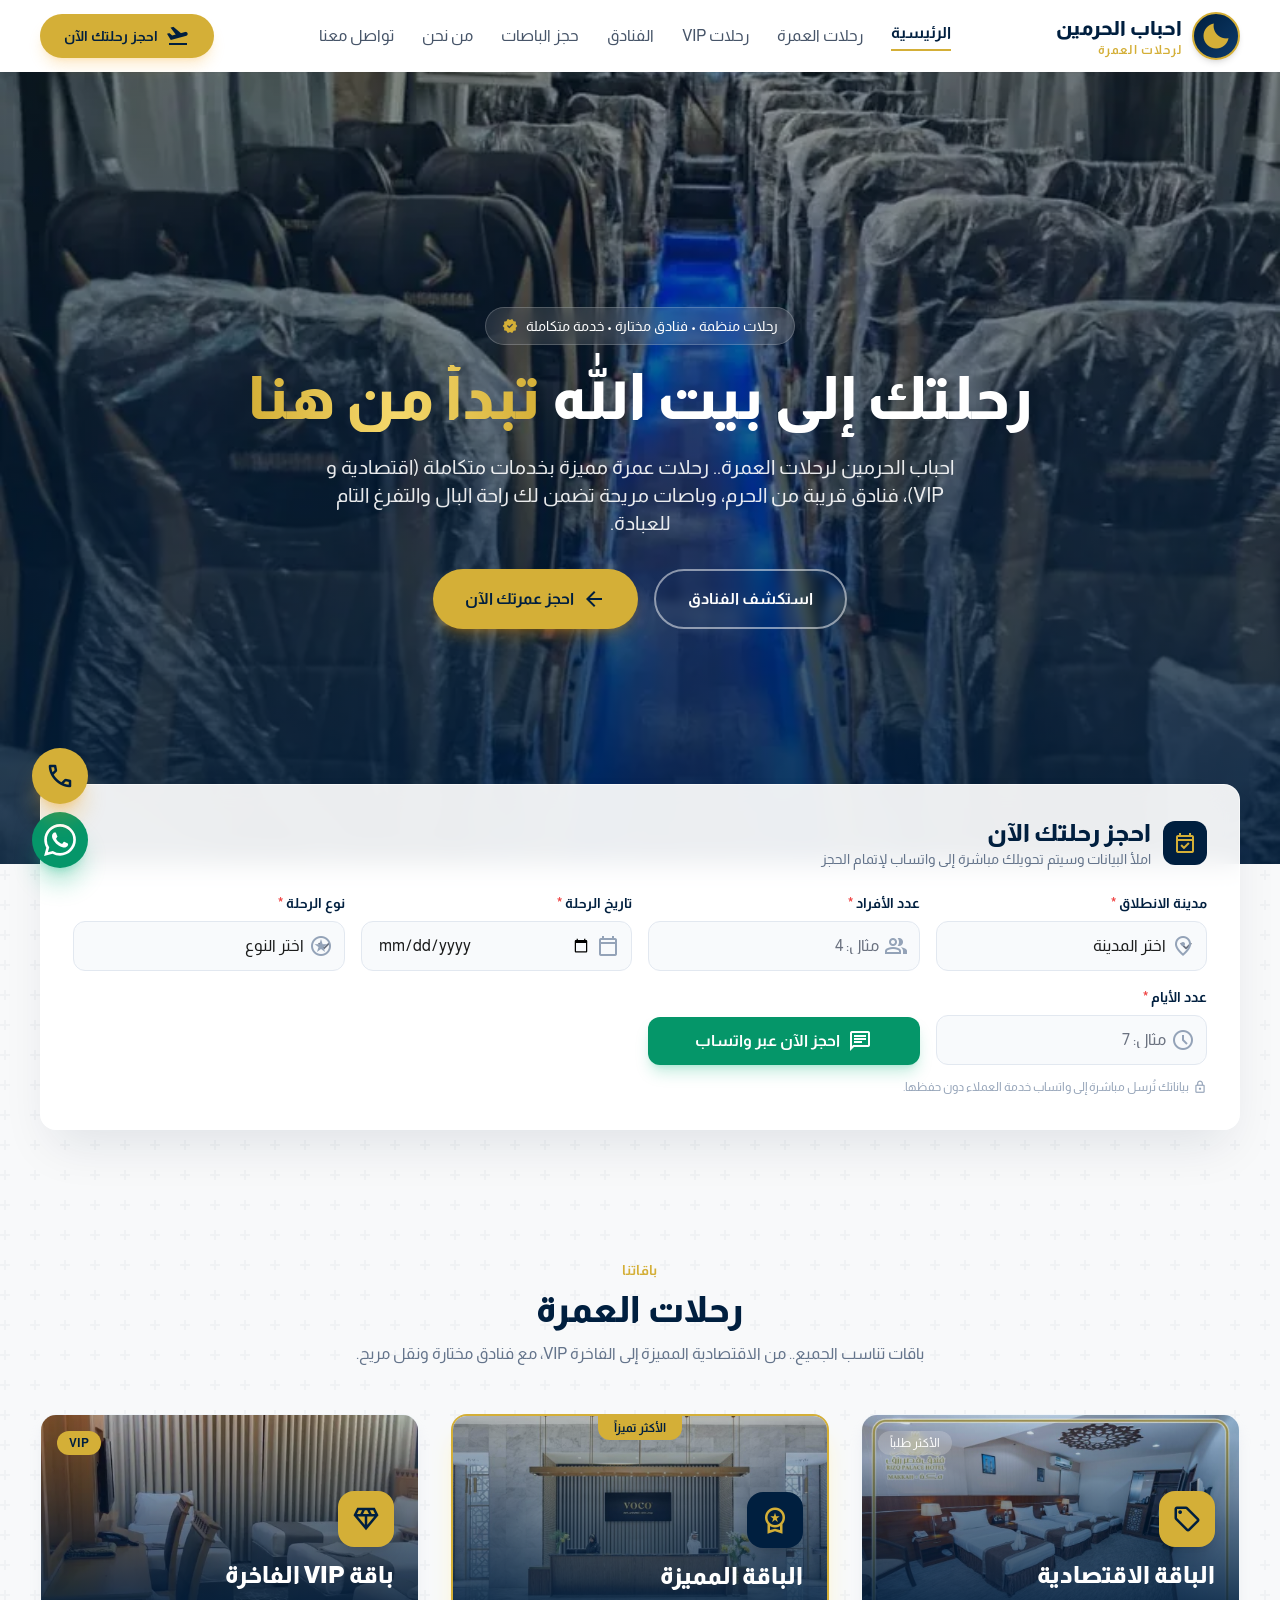
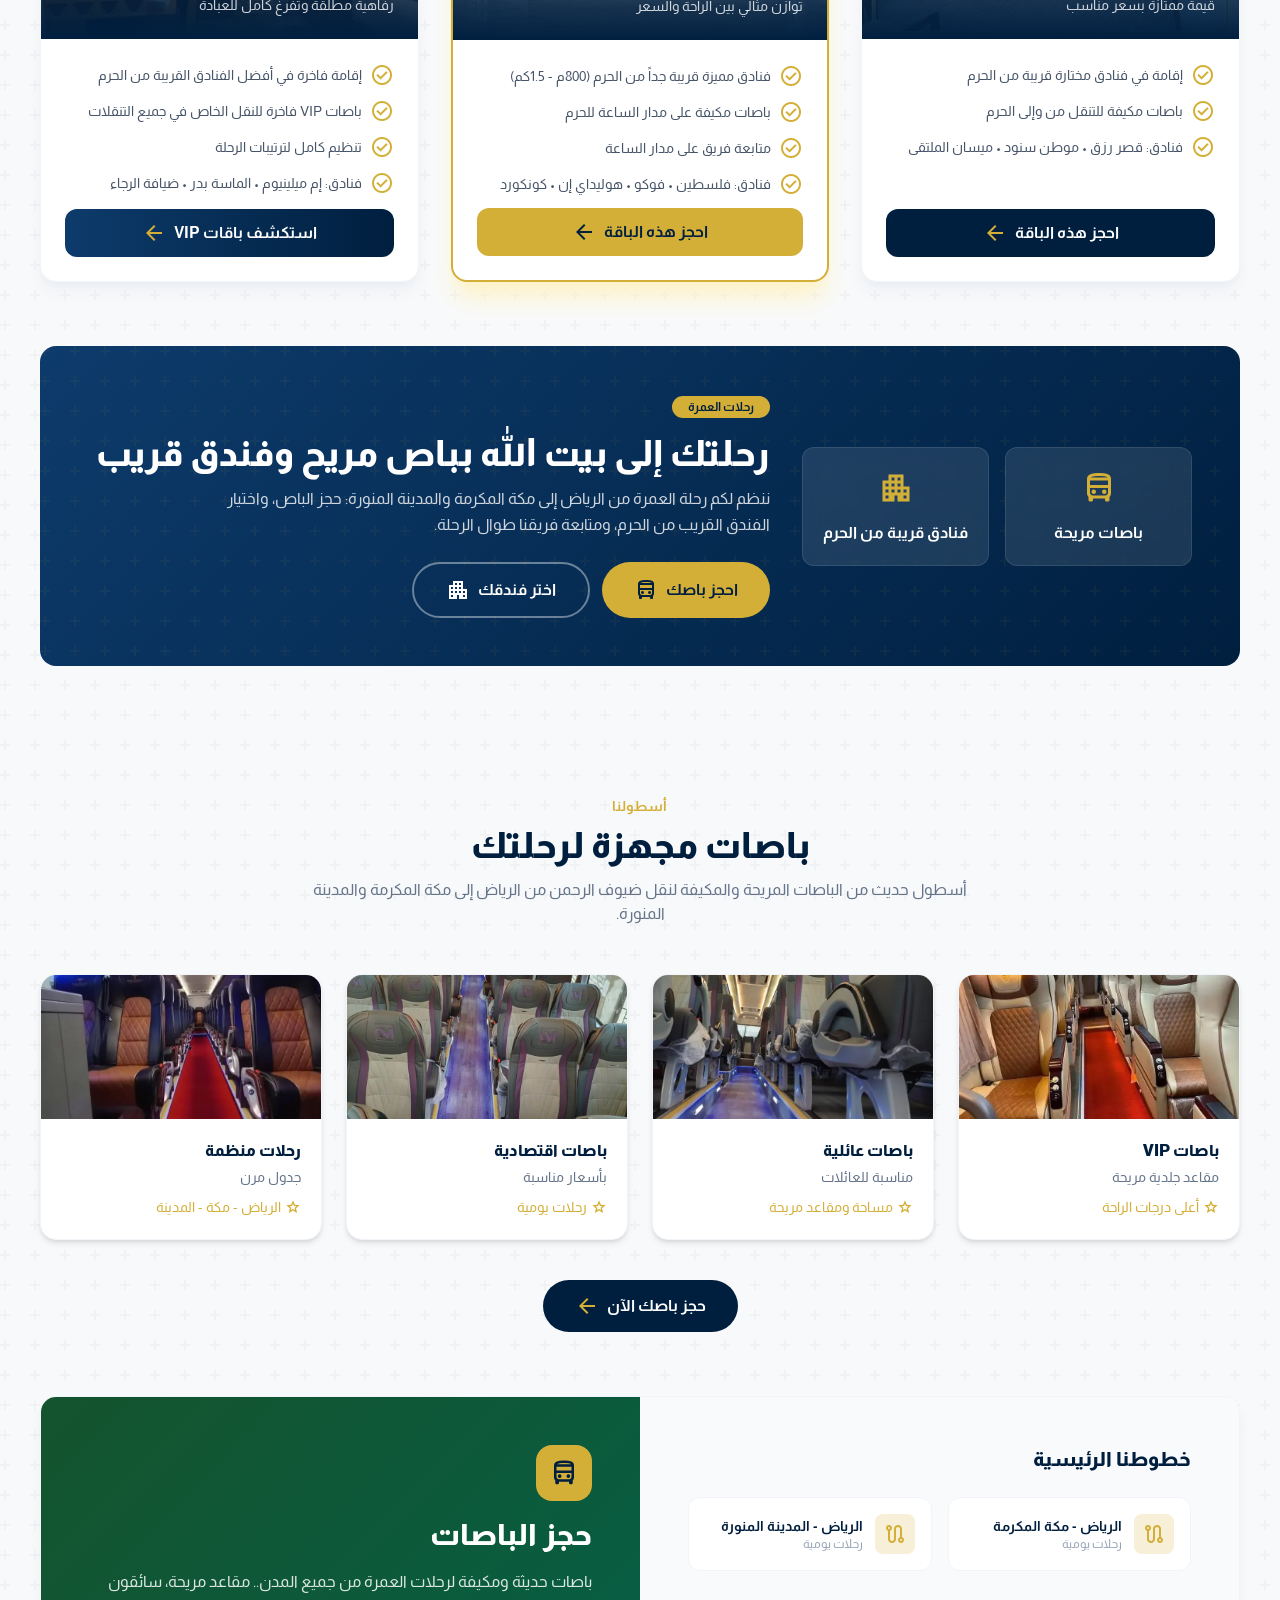
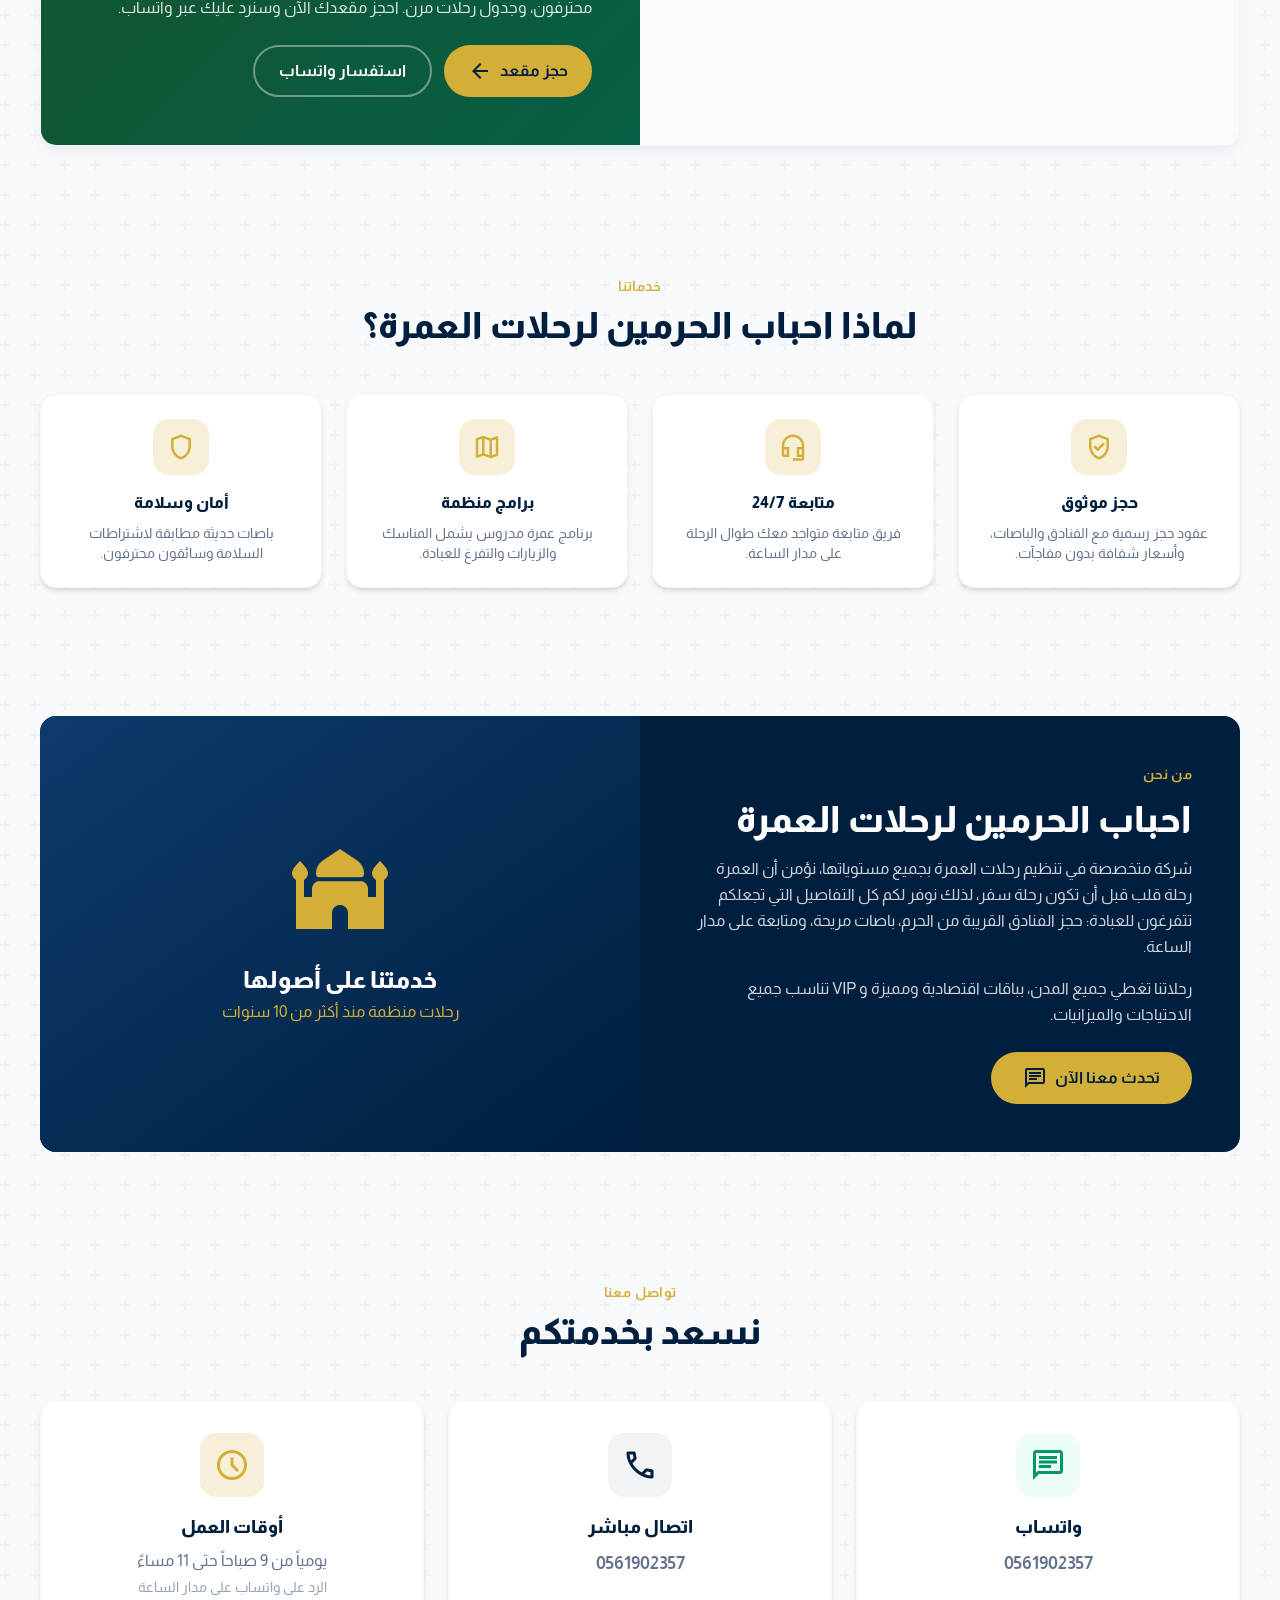
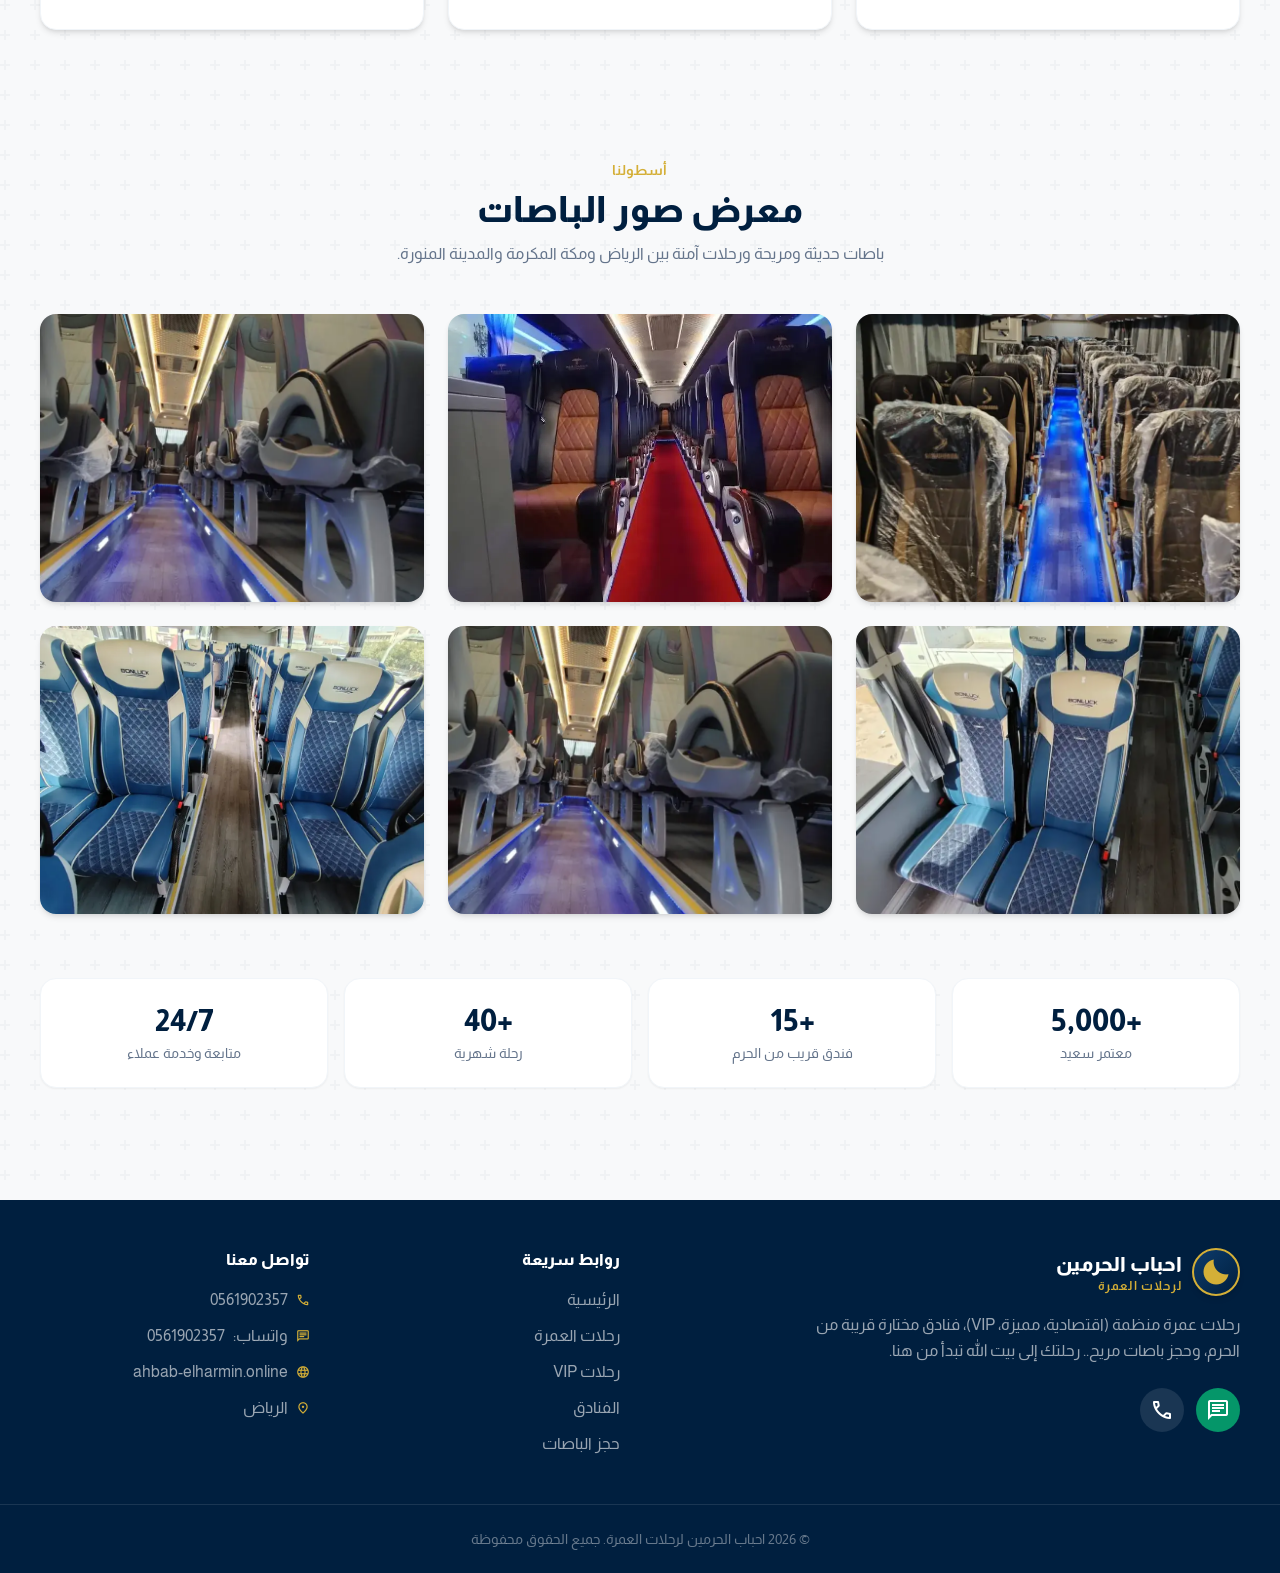
<file: index.html>
<!DOCTYPE html>
<html dir="rtl" lang="ar">
<head>
<meta charset="utf-8"/>
<meta content="width=device-width, initial-scale=1.0" name="viewport"/>
<script src="assets/tiktok-pixel.js?v=20261106" defer></script>
<title>احباب الحرمين لرحلات العمرة - رحلتك إلى بيت الله تبدأ من هنا</title>
<link href="https://ahbab-elharmin.online/" rel="canonical"/>
<link href="favicon.svg" rel="icon" type="image/svg+xml"/>
<meta content="رحلات عمرة منظمة، فنادق قريبة من الحرم، حجز باصات، وباقات VIP. احجز رحلتك إلى بيت الله الحرام مع احباب الحرمين لرحلات العمرة." name="description"/>
<meta content="احباب الحرمين لرحلات العمرة - رحلتك إلى بيت الله تبدأ من هنا" property="og:title"/>
<meta content="https://ahbab-elharmin.online/" property="og:url"/>
<meta content="website" property="og:type"/>
<meta content="احباب الحرمين لرحلات العمرة" property="og:site_name"/>
<meta content="ar_SA" property="og:locale"/>
<meta content="رحلات عمرة منظمة، فنادق قريبة من الحرم، حجز باصات، وباقات VIP. احجز رحلتك إلى بيت الله الحرام مع احباب الحرمين لرحلات العمرة." property="og:description"/>
<meta content="https://ahbab-elharmin.online/assets/og-image.jpg" property="og:image"/>
<meta content="1200" property="og:image:width"/>
<meta content="630" property="og:image:height"/>
<meta content="image/jpeg" property="og:image:type"/>
<meta content="احباب الحرمين لرحلات العمرة - ahbab-elharmin.online" property="og:image:alt"/>
<meta content="https://ahbab-elharmin.online/assets/og-image.jpg" property="og:image:secure_url"/>
<meta content="summary_large_image" name="twitter:card"/>
<meta content="احباب الحرمين لرحلات العمرة - رحلتك إلى بيت الله تبدأ من هنا" name="twitter:title"/>
<meta content="رحلات عمرة منظمة، فنادق قريبة من الحرم، حجز باصات، وباقات VIP." name="twitter:description"/>
<meta content="https://ahbab-elharmin.online/assets/og-image.jpg" name="twitter:image"/>
<link rel="preload" as="image" href="img/bus/busvip1.webp" fetchpriority="high"/>
<link rel="preload" as="font" type="font/woff2" href="assets/fonts/almarai-800-arabic.woff2" crossorigin/>
<link rel="preload" as="font" type="font/woff2" href="assets/fonts/almarai-700-arabic.woff2" crossorigin/>
<link rel="preload" as="font" type="font/woff2" href="assets/fonts/almarai-400-arabic.woff2" crossorigin/>
<link rel="preload" as="font" type="font/woff2" href="assets/fonts/material-symbols.woff2" crossorigin/>
<link href="assets/site.css?v=20261026b" rel="stylesheet"/>
<style>
    body { font-family: 'Almarai', sans-serif; background-color: #F8F9FA; color: #1b1c1c; }
    .islamic-pattern {
      background-image: url("data:image/svg+xml,%3Csvg width='60' height='60' viewBox='0 0 60 60' xmlns='http://www.w3.org/2000/svg'%3E%3Cg fill='none' fill-rule='evenodd'%3E%3Cg fill='%23001F3F' fill-opacity='0.03'%3E%3Cpath d='M36 34v-4h-2v4h-4v2h4v4h2v-4h4v-2h-4zm0-30V0h-2v4h-4v2h4v4h2V6h4V4h-4zM6 34v-4H4v4H0v2h4v4h2v-4h4v-2H6zM6 4V0H4v4H0v2h4v4h2V6h4V4H6z'/%3E%3C/g%3E%3C/g%3E%3C/svg%3E");
    }
    .hero-gradient { background: linear-gradient(to bottom, rgba(0, 31, 63, 0.35) 0%, rgba(0, 31, 63, 0.85) 100%); }
    .hero-slide { transition: opacity 1.5s ease-in-out; }
    .glass-panel { background: rgba(255, 255, 255, 0.92); backdrop-filter: blur(12px); }
    .gold-text { background: linear-gradient(90deg, #D4AF37, #f5d86b, #D4AF37); -webkit-background-clip: text; background-clip: text; color: transparent; }
    .hotel-gradient-1 { background: linear-gradient(135deg, #0d3b6b, #001F3F); }
    .hotel-gradient-2 { background: linear-gradient(135deg, #b8962e, #D4AF37); }
    .hotel-gradient-3 { background: linear-gradient(135deg, #14532d, #065f46); }
    .hotel-gradient-4 { background: linear-gradient(135deg, #4a1d96, #1e1b4b); }
    .hotel-gradient-5 { background: linear-gradient(135deg, #9a3412, #431407); }
    .hotel-gradient-6 { background: linear-gradient(135deg, #0e7490, #164e63); }
    html { scroll-behavior: smooth; }
  </style>
</head>
<body class="islamic-pattern antialiased overflow-x-hidden relative">
<!-- Top Navigation -->
<nav class="relative z-50 bg-white shadow-sm">
  <div class="flex justify-between items-center w-full px-4 md:px-10 max-w-7xl mx-auto py-3">
    <a href="/" class="flex items-center gap-2.5 shrink-0 group">
      <span class="relative flex items-center justify-center w-11 h-11 md:w-12 md:h-12 rounded-full bg-gradient-to-br from-brand-navy to-brand-navy-light border-2 border-brand-gold shadow-md group-hover:scale-105 transition-transform">
        <span class="material-symbols-outlined text-brand-gold text-2xl md:text-3xl" style="font-variation-settings:'FILL' 1;">bedtime</span>
      </span>
      <span class="flex flex-col leading-tight">
        <span class="font-extrabold text-lg md:text-xl text-brand-navy">احباب الحرمين</span>
        <span class="text-[11px] md:text-xs font-bold text-brand-gold tracking-widest">لرحلات العمرة</span>
      </span>
    </a>
    <div class="hidden lg:flex gap-7 items-center">
      <a class="text-brand-navy font-bold border-b-2 border-brand-gold pb-1" href="/">الرئيسية</a>
      <a class="text-slate-600 hover:text-brand-navy font-medium transition-colors" href="/#packages">رحلات العمرة</a>
      <a class="text-slate-600 hover:text-brand-navy font-medium transition-colors" href="vip">رحلات VIP</a>
      <a class="text-slate-600 hover:text-brand-navy font-medium transition-colors" href="hotels">الفنادق</a>
      <a class="text-slate-600 hover:text-brand-navy font-medium transition-colors" href="buses">حجز الباصات</a>
      <a class="text-slate-600 hover:text-brand-navy font-medium transition-colors" href="/#about">من نحن</a>
      <a class="text-slate-600 hover:text-brand-navy font-medium transition-colors" href="/#contact">تواصل معنا</a>
    </div>
    <div class="flex items-center gap-3 flex-row-reverse">
      <a href="https://wa.me/966561902357" target="_blank" class="hidden md:flex items-center gap-2 bg-brand-gold text-brand-navy font-bold text-sm px-6 py-2.5 rounded-full hover:bg-yellow-500 transition-all shadow-lg shadow-amber-500/20">
        <span class="material-symbols-outlined">flight_takeoff</span>
        احجز رحلتك الآن
      </a>
      <a href="tel:+966561902357" class="flex md:hidden items-center justify-center w-10 h-10 rounded-full bg-emerald-600 text-white">
        <span class="material-symbols-outlined">call</span>
      </a>
    </div>
  </div>
</nav>

<main>
<!-- Hero Section -->
<section class="relative w-full min-h-[88vh] flex items-center justify-center">
  <div class="absolute inset-0 hero-slide bg-cover bg-center opacity-100" style="background-image:url('img/bus/busvip1.webp')"></div>
  <div class="absolute inset-0 hero-slide bg-cover bg-center opacity-0" data-bg="img/bus/riyadh-makkah.webp"></div>
  <div class="absolute inset-0 hero-slide bg-cover bg-center opacity-0" data-bg="img/bus/bus2.webp"></div>
  <div class="absolute inset-0 hero-gradient"></div>
  <div class="relative z-20 text-center px-4 md:px-10 max-w-7xl mx-auto py-16 flex flex-col items-center gap-6">
    <span class="px-4 py-1.5 rounded-full bg-white/10 backdrop-blur-md border border-white/20 text-white text-sm flex items-center gap-2 flex-row-reverse">
      <span class="material-symbols-outlined text-brand-gold text-base" style="font-variation-settings:'FILL' 1;">verified</span>
      رحلات منظمة • فنادق مختارة • خدمة متكاملة
    </span>
    <h1 class="font-extrabold text-4xl md:text-6xl text-white leading-tight max-w-4xl">رحلتك إلى بيت الله <span class="gold-text">تبدأ من هنا</span></h1>
    <p class="text-lg md:text-xl text-white/90 max-w-2xl leading-relaxed">احباب الحرمين لرحلات العمرة.. رحلات عمرة مميزة بخدمات متكاملة (اقتصادية و VIP)، فنادق قريبة من الحرم، وباصات مريحة تضمن لك راحة البال والتفرغ التام للعبادة.</p>
    <div class="flex flex-col sm:flex-row-reverse gap-4 justify-center pt-2">
      <a href="https://wa.me/966561902357?text=%D8%A7%D9%84%D8%B3%D9%84%D8%A7%D9%85%20%D8%B9%D9%84%D9%8A%D9%83%D9%85%2C%20%D8%A3%D8%B1%D8%BA%D8%A8%20%D8%A8%D8%A7%D9%84%D8%A7%D8%B3%D8%AA%D9%81%D8%B3%D8%A7%D8%B1%20%D8%B9%D9%86%20%D8%B1%D8%AD%D9%84%D8%A7%D8%AA%20%D8%A7%D9%84%D8%B9%D9%85%D8%B1%D8%A9" target="_blank" class="bg-brand-gold text-brand-navy font-bold text-base px-8 py-4 rounded-full hover:bg-yellow-500 transition-all shadow-lg shadow-amber-500/30 flex items-center justify-center gap-2 flex-row-reverse hover:scale-105">
        احجز عمرتك الآن
        <span class="material-symbols-outlined">arrow_back</span>
      </a>
      <a href="hotels" class="border-2 border-white/50 text-white font-bold text-base px-8 py-4 rounded-full hover:bg-white/10 transition-all backdrop-blur-sm flex items-center justify-center gap-2 flex-row-reverse">
        استكشف الفنادق
      </a>
    </div>
  </div>
</section>

<!-- Booking Form (Overlapping Hero) -->
<section id="book" class="relative z-30 max-w-7xl mx-auto px-4 md:px-10 -mt-14 md:-mt-20 pb-16">
  <div class="glass-panel rounded-2xl shadow-2xl shadow-brand-navy/10 p-6 md:p-8 border border-white/60">
    <div class="flex items-center gap-3 mb-6">
      <span class="w-11 h-11 rounded-xl bg-brand-navy text-brand-gold flex items-center justify-center">
        <span class="material-symbols-outlined">event_available</span>
      </span>
      <div>
        <h2 class="font-extrabold text-xl md:text-2xl text-brand-navy">احجز رحلتك الآن</h2>
        <p class="text-slate-500 text-sm">املأ البيانات وسيتم تحويلك مباشرة إلى واتساب لإتمام الحجز</p>
      </div>
    </div>
    <form id="bookingForm" novalidate class="grid grid-cols-1 sm:grid-cols-2 lg:grid-cols-4 gap-4 items-end">
      <div class="flex flex-col gap-2">
        <label class="text-sm font-bold text-brand-navy">مدينة الانطلاق <span class="text-red-500">*</span></label>
        <div class="relative">
          <span class="absolute right-3 top-1/2 -translate-y-1/2 material-symbols-outlined text-slate-400">location_on</span>
          <select id="bFrom" class="w-full bg-slate-50 border border-slate-200 rounded-xl py-3 pl-4 pr-10 focus:ring-2 focus:ring-brand-gold focus:border-brand-gold appearance-none" required>
            <option value="">اختر المدينة</option>
            <option>الرياض</option>
          </select>
        </div>
      </div>
      <div class="flex flex-col gap-2">
        <label class="text-sm font-bold text-brand-navy">عدد الأفراد <span class="text-red-500">*</span></label>
        <div class="relative">
          <span class="absolute right-3 top-1/2 -translate-y-1/2 material-symbols-outlined text-slate-400">group</span>
          <input id="bPeople" type="number" min="1" placeholder="مثال: 4" class="w-full bg-slate-50 border border-slate-200 rounded-xl py-3 pl-4 pr-10 focus:ring-2 focus:ring-brand-gold focus:border-brand-gold" required/>
        </div>
      </div>
      <div class="flex flex-col gap-2">
        <label class="text-sm font-bold text-brand-navy">تاريخ الرحلة <span class="text-red-500">*</span></label>
        <div class="relative">
          <span class="absolute right-3 top-1/2 -translate-y-1/2 material-symbols-outlined text-slate-400">calendar_today</span>
          <input id="bDate" type="date" class="w-full bg-slate-50 border border-slate-200 rounded-xl py-3 pl-4 pr-10 focus:ring-2 focus:ring-brand-gold focus:border-brand-gold" required/>
        </div>
      </div>
      <div class="flex flex-col gap-2">
        <label class="text-sm font-bold text-brand-navy">نوع الرحلة <span class="text-red-500">*</span></label>
        <div class="relative">
          <span class="absolute right-3 top-1/2 -translate-y-1/2 material-symbols-outlined text-slate-400">stars</span>
          <select id="bType" class="w-full bg-slate-50 border border-slate-200 rounded-xl py-3 pl-4 pr-10 focus:ring-2 focus:ring-brand-gold focus:border-brand-gold appearance-none" required>
            <option value="">اختر النوع</option>
            <option>اقتصادية</option>
            <option>VIP</option>
          </select>
        </div>
      </div>
      <div class="flex flex-col gap-2">
        <label class="text-sm font-bold text-brand-navy">عدد الأيام <span class="text-red-500">*</span></label>
        <div class="relative">
          <span class="absolute right-3 top-1/2 -translate-y-1/2 material-symbols-outlined text-slate-400">schedule</span>
          <input id="bDays" type="number" min="1" placeholder="مثال: 7" class="w-full bg-slate-50 border border-slate-200 rounded-xl py-3 pl-4 pr-10 focus:ring-2 focus:ring-brand-gold focus:border-brand-gold" required/>
        </div>
      </div>
      <button id="bookBtn" type="submit" class="w-full bg-emerald-600 hover:bg-emerald-700 text-white font-bold text-base py-3 rounded-xl transition-colors flex items-center justify-center gap-2 h-[48px] shadow-lg shadow-emerald-500/25">
        <span class="material-symbols-outlined">chat</span>
        احجز الآن عبر واتساب
      </button>
    </form>
    <div id="formError" class="hidden mt-4 text-sm font-bold text-red-600 bg-red-50 border border-red-200 rounded-lg px-4 py-3"></div>
    <p class="text-xs text-slate-400 mt-3 flex items-center gap-1">
      <span class="material-symbols-outlined text-sm">lock</span>
      بياناتك تُرسل مباشرة إلى واتساب خدمة العملاء دون حفظها.
    </p>
  </div>
</section>

<!-- Packages -->
<section id="packages" class="max-w-7xl mx-auto px-4 md:px-10 py-16">
  <div class="text-center mb-12">
    <span class="text-brand-gold font-bold tracking-wide text-sm">باقاتنا</span>
    <h2 class="font-extrabold text-3xl md:text-4xl text-brand-navy mt-2">رحلات العمرة</h2>
    <p class="text-slate-500 mt-3 max-w-2xl mx-auto">باقات تناسب الجميع.. من الاقتصادية المميزة إلى الفاخرة VIP، مع فنادق مختارة ونقل مريح.</p>
  </div>
  <div class="grid grid-cols-1 md:grid-cols-3 gap-8">
    <!-- Economic package -->
    <div class="group bg-white rounded-2xl border border-slate-100 shadow-lg shadow-slate-200/60 overflow-hidden flex flex-col hover:-translate-y-1 transition-transform duration-300">
      <div class="relative h-56 overflow-hidden">
        <img src="img/hotel/qasr-rizq.jpg" alt="الباقة الاقتصادية - فنادق قريبة من الحرم" loading="lazy" decoding="async" class="absolute inset-0 w-full h-full object-cover transition-transform duration-500 group-hover:scale-105"/>
        <div class="absolute inset-0 bg-gradient-to-t from-brand-navy via-brand-navy/60 to-brand-navy/10"></div>
        <span class="absolute top-4 left-4 bg-white/20 backdrop-blur-sm text-white text-xs px-3 py-1 rounded-full">الأكثر طلباً</span>
        <div class="absolute bottom-0 right-0 left-0 p-6">
          <span class="w-14 h-14 rounded-2xl bg-brand-gold text-brand-navy flex items-center justify-center mb-3 shadow-lg">
            <span class="material-symbols-outlined text-3xl">local_offer</span>
          </span>
          <h3 class="text-white font-extrabold text-2xl">الباقة الاقتصادية</h3>
          <p class="text-white/80 text-sm mt-1">قيمة ممتازة بسعر مناسب</p>
        </div>
      </div>
      <div class="p-6 flex flex-col gap-3 flex-1">
        <div class="flex items-center gap-2 text-slate-600 text-sm"><span class="material-symbols-outlined text-brand-gold">check_circle</span>إقامة في فنادق مختارة قريبة من الحرم</div>
        <div class="flex items-center gap-2 text-slate-600 text-sm"><span class="material-symbols-outlined text-brand-gold">check_circle</span>باصات مكيفة للتنقل من وإلى الحرم</div>
        <div class="flex items-center gap-2 text-slate-600 text-sm"><span class="material-symbols-outlined text-brand-gold">check_circle</span>فنادق: قصر رزق • موطن سنود • ميسان الملتقى</div>
        <a href="https://wa.me/966561902357?text=%D8%A7%D9%84%D8%B3%D9%84%D8%A7%D9%85%20%D8%B9%D9%84%D9%8A%D9%83%D9%85%2C%20%D8%A3%D8%B1%D8%BA%D8%A8%20%D8%A8%D8%AD%D8%AC%D8%B2%20%D8%A7%D9%84%D8%A8%D8%A7%D9%82%D8%A9%20%D8%A7%D9%84%D8%A7%D9%82%D8%AA%D8%B5%D8%A7%D8%AF%D9%8A%D8%A9%20%D9%84%D9%84%D8%B9%D9%85%D8%B1%D8%A9" target="_blank" class="mt-auto inline-flex items-center justify-center gap-2 bg-brand-navy text-white font-bold py-3 rounded-xl hover:bg-brand-navy-light transition-colors">
          احجز هذه الباقة <span class="material-symbols-outlined text-brand-gold">arrow_back</span>
        </a>
      </div>
    </div>
    <!-- Premium package -->
    <div class="group bg-white rounded-2xl border-2 border-brand-gold shadow-xl shadow-amber-100 overflow-hidden flex flex-col hover:-translate-y-1 transition-transform duration-300 relative">
      <span class="absolute top-0 left-1/2 -translate-x-1/2 z-10 bg-brand-gold text-brand-navy text-xs font-bold px-4 py-1 rounded-b-xl">الأكثر تميزاً</span>
      <div class="relative h-56 overflow-hidden">
        <img src="img/hotel/foco.jpg" alt="الباقة المميزة - فنادق قريبة جداً من الحرم" loading="lazy" decoding="async" class="absolute inset-0 w-full h-full object-cover transition-transform duration-500 group-hover:scale-105"/>
        <div class="absolute inset-0 bg-gradient-to-t from-brand-navy via-brand-navy/60 to-brand-navy/10"></div>
        <div class="absolute bottom-0 right-0 left-0 p-6">
          <span class="w-14 h-14 rounded-2xl bg-brand-navy text-brand-gold flex items-center justify-center mb-3 shadow-lg">
            <span class="material-symbols-outlined text-3xl">workspace_premium</span>
          </span>
          <h3 class="text-white font-extrabold text-2xl">الباقة المميزة</h3>
          <p class="text-white/80 text-sm mt-1">توازن مثالي بين الراحة والسعر</p>
        </div>
      </div>
      <div class="p-6 flex flex-col gap-3 flex-1">
        <div class="flex items-center gap-2 text-slate-600 text-sm"><span class="material-symbols-outlined text-brand-gold">check_circle</span>فنادق مميزة قريبة جداً من الحرم (800م - 1.5كم)</div>
        <div class="flex items-center gap-2 text-slate-600 text-sm"><span class="material-symbols-outlined text-brand-gold">check_circle</span>باصات مكيفة على مدار الساعة للحرم</div>
        <div class="flex items-center gap-2 text-slate-600 text-sm"><span class="material-symbols-outlined text-brand-gold">check_circle</span>متابعة فريق على مدار الساعة</div>
        <div class="flex items-center gap-2 text-slate-600 text-sm"><span class="material-symbols-outlined text-brand-gold">check_circle</span>فنادق: فلسطين • فوكو • هوليداي إن • كونكورد</div>
        <a href="https://wa.me/966561902357?text=%D8%A7%D9%84%D8%B3%D9%84%D8%A7%D9%85%20%D8%B9%D9%84%D9%8A%D9%83%D9%85%2C%20%D8%A3%D8%B1%D8%BA%D8%A8%20%D8%A8%D8%AD%D8%AC%D8%B2%20%D8%A7%D9%84%D8%A8%D8%A7%D9%82%D8%A9%20%D8%A7%D9%84%D9%85%D9%85%D9%8A%D8%B2%D8%A9%20%D9%84%D9%84%D8%B9%D9%85%D8%B1%D8%A9" target="_blank" class="mt-auto inline-flex items-center justify-center gap-2 bg-brand-gold text-brand-navy font-bold py-3 rounded-xl hover:bg-yellow-500 transition-colors">
          احجز هذه الباقة <span class="material-symbols-outlined text-brand-navy">arrow_back</span>
        </a>
      </div>
    </div>
    <!-- VIP package -->
    <div class="group bg-white rounded-2xl border border-slate-100 shadow-lg shadow-slate-200/60 overflow-hidden flex flex-col hover:-translate-y-1 transition-transform duration-300">
      <div class="relative h-56 overflow-hidden">
        <img src="img/hotel/vip1.webp" alt="باقة VIP الفاخرة - أفضل الفنادق القريبة من الحرم" loading="lazy" decoding="async" class="absolute inset-0 w-full h-full object-cover transition-transform duration-500 group-hover:scale-105"/>
        <div class="absolute inset-0 bg-gradient-to-t from-brand-navy via-brand-navy/60 to-brand-navy/10"></div>
        <span class="absolute top-4 left-4 bg-brand-gold text-brand-navy text-xs px-3 py-1 rounded-full font-bold">VIP</span>
        <div class="absolute bottom-0 right-0 left-0 p-6">
          <span class="w-14 h-14 rounded-2xl bg-brand-gold text-brand-navy flex items-center justify-center mb-3 shadow-lg">
            <span class="material-symbols-outlined text-3xl">diamond</span>
          </span>
          <h3 class="text-white font-extrabold text-2xl">باقة VIP الفاخرة</h3>
          <p class="text-white/80 text-sm mt-1">رفاهية مطلقة وتفرغ كامل للعبادة</p>
        </div>
      </div>
      <div class="p-6 flex flex-col gap-3 flex-1">
        <div class="flex items-center gap-2 text-slate-600 text-sm"><span class="material-symbols-outlined text-brand-gold">check_circle</span>إقامة فاخرة في أفضل الفنادق القريبة من الحرم</div>
        <div class="flex items-center gap-2 text-slate-600 text-sm"><span class="material-symbols-outlined text-brand-gold">check_circle</span>باصات VIP فاخرة للنقل الخاص في جميع التنقلات</div>
        <div class="flex items-center gap-2 text-slate-600 text-sm"><span class="material-symbols-outlined text-brand-gold">check_circle</span>تنظيم كامل لترتيبات الرحلة</div>
        <div class="flex items-center gap-2 text-slate-600 text-sm"><span class="material-symbols-outlined text-brand-gold">check_circle</span>فنادق: إم ميلينيوم • الماسة بدر • ضيافة الرجاء</div>
        <a href="vip" class="mt-auto inline-flex items-center justify-center gap-2 bg-gradient-to-l from-brand-navy to-brand-navy-light text-white font-bold py-3 rounded-xl hover:opacity-90 transition-opacity">
          استكشف باقات VIP <span class="material-symbols-outlined text-brand-gold">arrow_back</span>
        </a>
      </div>
    </div>
  </div>
</section>

<!-- Trip CTA band -->
<section class="max-w-7xl mx-auto px-4 md:px-10 pb-16">
  <div class="hotel-gradient-1 rounded-2xl overflow-hidden relative">
    <div class="absolute inset-0 bg-[url('data:image/svg+xml,%3Csvg%20width%3D%2760%27%20height%3D%2760%27%20viewBox%3D%270%200%2060%2060%27%20xmlns%3D%27http%3A%2F%2Fwww.w3.org%2F2000%2Fsvg%27%3E%3Cg%20fill%3D%27none%27%20fill-rule%3D%27evenodd%27%3E%3Cg%20fill%3D%27%23D4AF37%27%20fill-opacity%3D%270.08%27%3E%3Cpath%20d%3D%27M36%2034v-4h-2v4h-4v2h4v4h2v-4h4v-2h-4zm0-30V0h-2v4h-4v2h4v4h2V6h4V4h-4zM6%2034v-4H4v4H0v2h4v4h2v-4h4v-2H6zM6%204V0H4v4H0v2h4v4h2V6h4V4H6z%27%2F%3E%3C%2Fg%3E%3C%2Fg%3E%3C%2Fsvg%3E')] opacity-60"></div>
    <div class="relative p-8 md:p-12 flex flex-col md:flex-row-reverse items-center gap-8">
      <div class="flex-1 text-center md:text-right">
        <span class="bg-brand-gold text-brand-navy text-xs font-bold px-4 py-1 rounded-full">رحلات العمرة</span>
        <h2 class="text-white font-extrabold text-2xl md:text-4xl mt-4 leading-relaxed">رحلتك إلى بيت الله بباص مريح وفندق قريب</h2>
        <p class="text-white/80 mt-3 max-w-xl leading-relaxed">ننظم لكم رحلة العمرة من الرياض إلى مكة المكرمة والمدينة المنورة: حجز الباص، واختيار الفندق القريب من الحرم، ومتابعة فريقنا طوال الرحلة.</p>
        <div class="flex flex-wrap gap-3 mt-6">
          <a href="buses" class="inline-flex items-center gap-2 bg-brand-gold text-brand-navy font-bold px-8 py-3.5 rounded-full hover:bg-yellow-500 transition-colors">
            احجز باصك
            <span class="material-symbols-outlined">directions_bus</span>
          </a>
          <a href="hotels" class="inline-flex items-center gap-2 border-2 border-white/40 text-white font-bold px-8 py-3.5 rounded-full hover:bg-white/10 transition-colors">
            اختر فندقك
            <span class="material-symbols-outlined">apartment</span>
          </a>
        </div>
      </div>
      <div class="grid grid-cols-2 gap-4">
        <div class="bg-white/10 backdrop-blur rounded-xl p-5 text-center border border-white/10">
          <span class="material-symbols-outlined text-brand-gold text-4xl">directions_bus</span>
          <div class="text-white font-bold mt-2">باصات مريحة</div>
        </div>
        <div class="bg-white/10 backdrop-blur rounded-xl p-5 text-center border border-white/10">
          <span class="material-symbols-outlined text-brand-gold text-4xl">apartment</span>
          <div class="text-white font-bold mt-2">فنادق قريبة من الحرم</div>
        </div>
      </div>
    </div>
  </div>
</section>

<!-- Buses preview -->
<section class="max-w-7xl mx-auto px-4 md:px-10 py-16">
  <div class="text-center mb-12">
    <span class="text-brand-gold font-bold tracking-wide text-sm">أسطولنا</span>
    <h2 class="font-extrabold text-3xl md:text-4xl text-brand-navy mt-2">باصات مجهزة لرحلتك</h2>
    <p class="text-slate-500 mt-3 max-w-2xl mx-auto">أسطول حديث من الباصات المريحة والمكيفة لنقل ضيوف الرحمن من الرياض إلى مكة المكرمة والمدينة المنورة.</p>
  </div>
  <div class="grid grid-cols-1 sm:grid-cols-2 lg:grid-cols-4 gap-6">
    <a href="buses" class="bg-white rounded-2xl border border-slate-100 shadow-md overflow-hidden group hover:shadow-xl transition-shadow">
      <div class="h-36 overflow-hidden">
        <img src="img/bus/busvip.webp" alt="باص VIP" class="w-full h-full object-cover group-hover:scale-105 transition-transform duration-500" loading="lazy" decoding="async"/>
      </div>
      <div class="p-5">
        <h3 class="font-extrabold text-brand-navy">باصات VIP</h3>
        <p class="text-slate-500 text-sm mt-1">مقاعد جلدية مريحة</p>
        <div class="flex items-center gap-1 text-brand-gold mt-2 text-sm"><span class="material-symbols-outlined text-base">star</span>أعلى درجات الراحة</div>
      </div>
    </a>
    <a href="buses" class="bg-white rounded-2xl border border-slate-100 shadow-md overflow-hidden group hover:shadow-xl transition-shadow">
      <div class="h-36 overflow-hidden">
        <img src="img/bus/bus2.webp" alt="باص عائلي" class="w-full h-full object-cover group-hover:scale-105 transition-transform duration-500" loading="lazy" decoding="async"/>
      </div>
      <div class="p-5">
        <h3 class="font-extrabold text-brand-navy">باصات عائلية</h3>
        <p class="text-slate-500 text-sm mt-1">مناسبة للعائلات</p>
        <div class="flex items-center gap-1 text-brand-gold mt-2 text-sm"><span class="material-symbols-outlined text-base">star</span>مساحة ومقاعد مريحة</div>
      </div>
    </a>
    <a href="buses" class="bg-white rounded-2xl border border-slate-100 shadow-md overflow-hidden group hover:shadow-xl transition-shadow">
      <div class="h-36 overflow-hidden">
        <img src="img/bus/bus1.webp" alt="باص اقتصادي" class="w-full h-full object-cover group-hover:scale-105 transition-transform duration-500" loading="lazy" decoding="async"/>
      </div>
      <div class="p-5">
        <h3 class="font-extrabold text-brand-navy">باصات اقتصادية</h3>
        <p class="text-slate-500 text-sm mt-1">بأسعار مناسبة</p>
        <div class="flex items-center gap-1 text-brand-gold mt-2 text-sm"><span class="material-symbols-outlined text-base">star</span>رحلات يومية</div>
      </div>
    </a>
    <a href="buses" class="bg-white rounded-2xl border border-slate-100 shadow-md overflow-hidden group hover:shadow-xl transition-shadow">
      <div class="h-36 overflow-hidden">
        <img src="img/bus/riyadh-makkah.webp" alt="رحلة الرياض إلى مكة" class="w-full h-full object-cover group-hover:scale-105 transition-transform duration-500" loading="lazy" decoding="async"/>
      </div>
      <div class="p-5">
        <h3 class="font-extrabold text-brand-navy">رحلات منظمة</h3>
        <p class="text-slate-500 text-sm mt-1">جدول مرن</p>
        <div class="flex items-center gap-1 text-brand-gold mt-2 text-sm"><span class="material-symbols-outlined text-base">star</span>الرياض - مكة - المدينة</div>
      </div>
    </a>
  </div>
  <div class="text-center mt-10">
    <a href="buses" class="inline-flex items-center gap-2 bg-brand-navy text-white font-bold px-8 py-3.5 rounded-full hover:bg-brand-navy-light transition-colors">
      حجز باصك الآن
      <span class="material-symbols-outlined text-brand-gold">arrow_back</span>
    </a>
  </div>
</section>

<!-- Buses CTA -->
<section id="buses" class="max-w-7xl mx-auto px-4 md:px-10 pb-16">
  <div class="bg-white rounded-2xl border border-slate-100 shadow-lg shadow-slate-200/60 overflow-hidden flex flex-col md:flex-row-reverse">
    <div class="hotel-gradient-3 p-8 md:p-12 md:w-1/2 flex flex-col justify-center gap-4">
      <span class="w-14 h-14 rounded-2xl bg-brand-gold text-brand-navy flex items-center justify-center">
        <span class="material-symbols-outlined text-3xl">directions_bus</span>
      </span>
      <h2 class="text-white font-extrabold text-2xl md:text-3xl">حجز الباصات</h2>
      <p class="text-white/85 leading-relaxed">باصات حديثة ومكيفة لرحلات العمرة من جميع المدن.. مقاعد مريحة، سائقون محترفون، وجدول رحلات مرن. احجز مقعدك الآن وسنرد عليك عبر واتساب.</p>
      <div class="flex flex-wrap gap-3 mt-2">
        <a href="buses" class="inline-flex items-center gap-2 bg-brand-gold text-brand-navy font-bold px-6 py-3 rounded-full hover:bg-yellow-500 transition-colors">
          حجز مقعد <span class="material-symbols-outlined">arrow_back</span>
        </a>
        <a href="https://wa.me/966561902357?text=%D8%A7%D9%84%D8%B3%D9%84%D8%A7%D9%85%20%D8%B9%D9%84%D9%8A%D9%83%D9%85%2C%20%D8%A3%D8%B1%D8%BA%D8%A8%20%D8%A8%D8%A7%D9%84%D8%A7%D8%B3%D8%AA%D9%81%D8%B3%D8%A7%D8%B1%20%D8%B9%D9%86%20%D8%AD%D8%AC%D8%B2%20%D8%A7%D9%84%D8%A8%D8%A7%D8%B5%D8%A7%D8%AA" target="_blank" class="inline-flex items-center gap-2 border-2 border-white/40 text-white font-bold px-6 py-3 rounded-full hover:bg-white/10 transition-colors">
          استفسار واتساب
        </a>
      </div>
    </div>
    <div class="p-8 md:p-12 md:w-1/2 bg-slate-50">
      <h3 class="font-extrabold text-brand-navy text-xl mb-6">خطوطنا الرئيسية</h3>
      <div class="grid grid-cols-1 sm:grid-cols-2 gap-4">
        <div class="bg-white rounded-xl border border-slate-100 p-4 flex items-center gap-3">
          <span class="w-10 h-10 rounded-lg bg-brand-gold-soft text-brand-gold flex items-center justify-center"><span class="material-symbols-outlined">route</span></span>
          <div><div class="font-bold text-sm text-brand-navy">الرياض - مكة المكرمة</div><div class="text-xs text-slate-400">رحلات يومية</div></div>
        </div>
        <div class="bg-white rounded-xl border border-slate-100 p-4 flex items-center gap-3">
          <span class="w-10 h-10 rounded-lg bg-brand-gold-soft text-brand-gold flex items-center justify-center"><span class="material-symbols-outlined">route</span></span>
          <div><div class="font-bold text-sm text-brand-navy">الرياض - المدينة المنورة</div><div class="text-xs text-slate-400">رحلات يومية</div></div>
        </div>
      </div>
    </div>
  </div>
</section>

<!-- Why us -->
<section class="max-w-7xl mx-auto px-4 md:px-10 py-16">
  <div class="text-center mb-12">
    <span class="text-brand-gold font-bold tracking-wide text-sm">خدماتنا</span>
    <h2 class="font-extrabold text-3xl md:text-4xl text-brand-navy mt-2">لماذا احباب الحرمين لرحلات العمرة؟</h2>
  </div>
  <div class="grid grid-cols-1 sm:grid-cols-2 lg:grid-cols-4 gap-6">
    <div class="bg-white rounded-2xl border border-slate-100 shadow-md p-6 text-center hover:-translate-y-1 transition-transform">
      <span class="w-14 h-14 mx-auto rounded-2xl bg-brand-gold-soft text-brand-gold flex items-center justify-center mb-4"><span class="material-symbols-outlined text-3xl">verified_user</span></span>
      <h3 class="font-extrabold text-brand-navy">حجز موثوق</h3>
      <p class="text-slate-500 text-sm mt-2">عقود حجز رسمية مع الفنادق والباصات، وأسعار شفافة بدون مفاجآت.</p>
    </div>
    <div class="bg-white rounded-2xl border border-slate-100 shadow-md p-6 text-center hover:-translate-y-1 transition-transform">
      <span class="w-14 h-14 mx-auto rounded-2xl bg-brand-gold-soft text-brand-gold flex items-center justify-center mb-4"><span class="material-symbols-outlined text-3xl">headset_mic</span></span>
      <h3 class="font-extrabold text-brand-navy">متابعة 24/7</h3>
      <p class="text-slate-500 text-sm mt-2">فريق متابعة متواجد معك طوال الرحلة على مدار الساعة.</p>
    </div>
    <div class="bg-white rounded-2xl border border-slate-100 shadow-md p-6 text-center hover:-translate-y-1 transition-transform">
      <span class="w-14 h-14 mx-auto rounded-2xl bg-brand-gold-soft text-brand-gold flex items-center justify-center mb-4"><span class="material-symbols-outlined text-3xl">map</span></span>
      <h3 class="font-extrabold text-brand-navy">برامج منظمة</h3>
      <p class="text-slate-500 text-sm mt-2">برنامج عمرة مدروس يشمل المناسك والزيارات والتفرغ للعبادة.</p>
    </div>
    <div class="bg-white rounded-2xl border border-slate-100 shadow-md p-6 text-center hover:-translate-y-1 transition-transform">
      <span class="w-14 h-14 mx-auto rounded-2xl bg-brand-gold-soft text-brand-gold flex items-center justify-center mb-4"><span class="material-symbols-outlined text-3xl">shield</span></span>
      <h3 class="font-extrabold text-brand-navy">أمان وسلامة</h3>
      <p class="text-slate-500 text-sm mt-2">باصات حديثة مطابقة لاشتراطات السلامة وسائقون محترفون.</p>
    </div>
  </div>
</section>

<!-- About -->
<section id="about" class="max-w-7xl mx-auto px-4 md:px-10 py-16">
  <div class="bg-brand-navy rounded-2xl overflow-hidden">
    <div class="grid grid-cols-1 md:grid-cols-2">
      <div class="p-8 md:p-12 flex flex-col justify-center gap-4">
        <span class="text-brand-gold font-bold tracking-wide text-sm">من نحن</span>
        <h2 class="text-white font-extrabold text-2xl md:text-4xl leading-relaxed">احباب الحرمين لرحلات العمرة</h2>
        <p class="text-white/80 leading-relaxed">شركة متخصصة في تنظيم رحلات العمرة بجميع مستوياتها، نؤمن أن العمرة رحلة قلب قبل أن تكون رحلة سفر، لذلك نوفر لكم كل التفاصيل التي تجعلكم تتفرغون للعبادة: حجز الفنادق القريبة من الحرم، باصات مريحة، ومتابعة على مدار الساعة.</p>
        <p class="text-white/80 leading-relaxed">رحلاتنا تغطي جميع المدن، بباقات اقتصادية ومميزة و VIP تناسب جميع الاحتياجات والميزانيات.</p>
        <a href="https://wa.me/966561902357" target="_blank" class="self-start inline-flex items-center gap-2 bg-brand-gold text-brand-navy font-bold px-8 py-3.5 rounded-full hover:bg-yellow-500 transition-colors mt-2">
          تحدث معنا الآن
          <span class="material-symbols-outlined">chat</span>
        </a>
      </div>
      <div class="relative min-h-[320px]">
        <div class="absolute inset-0 bg-gradient-to-br from-brand-navy-light to-brand-navy flex items-center justify-center">
          <div class="text-center">
            <span class="material-symbols-outlined text-brand-gold text-8xl" style="font-variation-settings:'FILL' 1;">mosque</span>
            <div class="text-white font-extrabold text-2xl mt-4">خدمتنا على أصولها</div>
            <div class="text-brand-gold mt-1">رحلات منظمة منذ أكثر من 10 سنوات</div>
          </div>
        </div>
      </div>
    </div>
  </div>
</section>

<!-- Contact -->
<section id="contact" class="max-w-7xl mx-auto px-4 md:px-10 py-16">
  <div class="text-center mb-12">
    <span class="text-brand-gold font-bold tracking-wide text-sm">تواصل معنا</span>
    <h2 class="font-extrabold text-3xl md:text-4xl text-brand-navy mt-2">نسعد بخدمتكم</h2>
  </div>
  <div class="grid grid-cols-1 md:grid-cols-3 gap-6">
    <a href="https://wa.me/966561902357" target="_blank" class="bg-white rounded-2xl border border-slate-100 shadow-md p-8 text-center hover:-translate-y-1 transition-transform">
      <span class="w-16 h-16 mx-auto rounded-2xl bg-emerald-50 text-emerald-600 flex items-center justify-center mb-4"><span class="material-symbols-outlined text-4xl">chat</span></span>
      <h3 class="font-extrabold text-brand-navy text-lg">واتساب</h3>
      <p class="text-slate-500 mt-2 font-bold text-lg" dir="ltr">0561902357</p>
    </a>
    <a href="tel:+966561902357" class="bg-white rounded-2xl border border-slate-100 shadow-md p-8 text-center hover:-translate-y-1 transition-transform">
      <span class="w-16 h-16 mx-auto rounded-2xl bg-brand-navy/5 text-brand-navy flex items-center justify-center mb-4"><span class="material-symbols-outlined text-4xl">call</span></span>
      <h3 class="font-extrabold text-brand-navy text-lg">اتصال مباشر</h3>
      <p class="text-slate-500 mt-2 font-bold text-lg" dir="ltr">0561902357</p>
    </a>
    <div class="bg-white rounded-2xl border border-slate-100 shadow-md p-8 text-center">
      <span class="w-16 h-16 mx-auto rounded-2xl bg-brand-gold-soft text-brand-gold flex items-center justify-center mb-4"><span class="material-symbols-outlined text-4xl">schedule</span></span>
      <h3 class="font-extrabold text-brand-navy text-lg">أوقات العمل</h3>
      <p class="text-slate-500 mt-2">يومياً من 9 صباحاً حتى 11 مساءً</p>
      <p class="text-slate-400 text-sm mt-1">الرد على واتساب على مدار الساعة</p>
    </div>
  </div>
</section>

<!-- Buses Gallery -->
<section id="gallery" class="max-w-7xl mx-auto px-4 md:px-10 py-16">
  <div class="text-center mb-12">
    <span class="text-brand-gold font-bold tracking-wide text-sm">أسطولنا</span>
    <h2 class="font-extrabold text-3xl md:text-4xl text-brand-navy mt-2">معرض صور الباصات</h2>
    <p class="text-slate-500 mt-3 max-w-xl mx-auto">باصات حديثة ومريحة ورحلات آمنة بين الرياض ومكة المكرمة والمدينة المنورة.</p>
  </div>
  <div class="grid grid-cols-2 md:grid-cols-3 gap-4 md:gap-6">
    <div class="group relative overflow-hidden rounded-2xl shadow-md aspect-[4/3]">
      <img src="img/bus/busvip1.webp" alt="باص VIP فاخر" loading="lazy" decoding="async" class="w-full h-full object-cover group-hover:scale-105 transition-transform duration-500"/>
      <div class="absolute inset-0 bg-gradient-to-t from-brand-navy/70 via-transparent to-transparent opacity-0 group-hover:opacity-100 transition-opacity duration-500 flex items-end">
        <span class="text-white font-bold p-4">باصات VIP</span>
      </div>
    </div>
    <div class="group relative overflow-hidden rounded-2xl shadow-md aspect-[4/3]">
      <img src="img/bus/riyadh-makkah.webp" alt="باص الرياض مكة" loading="lazy" decoding="async" class="w-full h-full object-cover group-hover:scale-105 transition-transform duration-500"/>
      <div class="absolute inset-0 bg-gradient-to-t from-brand-navy/70 via-transparent to-transparent opacity-0 group-hover:opacity-100 transition-opacity duration-500 flex items-end">
        <span class="text-white font-bold p-4">الرياض - مكة</span>
      </div>
    </div>
    <div class="group relative overflow-hidden rounded-2xl shadow-md aspect-[4/3]">
      <img src="img/bus/bus2.webp" alt="باص حديث مريح" loading="lazy" decoding="async" class="w-full h-full object-cover group-hover:scale-105 transition-transform duration-500"/>
      <div class="absolute inset-0 bg-gradient-to-t from-brand-navy/70 via-transparent to-transparent opacity-0 group-hover:opacity-100 transition-opacity duration-500 flex items-end">
        <span class="text-white font-bold p-4">باصات حديثة</span>
      </div>
    </div>
    <div class="group relative overflow-hidden rounded-2xl shadow-md aspect-[4/3]">
      <img src="img/bus/bus3.webp" alt="باص مريح" loading="lazy" decoding="async" class="w-full h-full object-cover group-hover:scale-105 transition-transform duration-500"/>
      <div class="absolute inset-0 bg-gradient-to-t from-brand-navy/70 via-transparent to-transparent opacity-0 group-hover:opacity-100 transition-opacity duration-500 flex items-end">
        <span class="text-white font-bold p-4">مقاعد مريحة</span>
      </div>
    </div>
    <div class="group relative overflow-hidden rounded-2xl shadow-md aspect-[4/3]">
      <img src="img/bus/bus7.webp" alt="باص مكيف ومريح" loading="lazy" decoding="async" class="w-full h-full object-cover group-hover:scale-105 transition-transform duration-500"/>
      <div class="absolute inset-0 bg-gradient-to-t from-brand-navy/70 via-transparent to-transparent opacity-0 group-hover:opacity-100 transition-opacity duration-500 flex items-end">
        <span class="text-white font-bold p-4">تكييف وخدمات</span>
      </div>
    </div>
    <div class="group relative overflow-hidden rounded-2xl shadow-md aspect-[4/3]">
      <img src="img/bus/bus5.webp" alt="باص للرحلات الطويلة" loading="lazy" decoding="async" class="w-full h-full object-cover group-hover:scale-105 transition-transform duration-500"/>
      <div class="absolute inset-0 bg-gradient-to-t from-brand-navy/70 via-transparent to-transparent opacity-0 group-hover:opacity-100 transition-opacity duration-500 flex items-end">
        <span class="text-white font-bold p-4">رحلات آمنة</span>
      </div>
    </div>
  </div>
</section>
</main>

<!-- Stats -->
<section id="stats" class="max-w-7xl mx-auto px-4 md:px-10 pb-20">
  <div class="grid grid-cols-2 md:grid-cols-4 gap-4">
    <div class="bg-white rounded-2xl border border-slate-100 shadow-sm p-6 text-center">
      <div class="text-3xl font-extrabold text-brand-navy">+5,000</div>
      <div class="text-slate-500 text-sm mt-1">معتمر سعيد</div>
    </div>
    <div class="bg-white rounded-2xl border border-slate-100 shadow-sm p-6 text-center">
      <div class="text-3xl font-extrabold text-brand-navy">+15</div>
      <div class="text-slate-500 text-sm mt-1">فندق قريب من الحرم</div>
    </div>
    <div class="bg-white rounded-2xl border border-slate-100 shadow-sm p-6 text-center">
      <div class="text-3xl font-extrabold text-brand-navy">+40</div>
      <div class="text-slate-500 text-sm mt-1">رحلة شهرية</div>
    </div>
    <div class="bg-white rounded-2xl border border-slate-100 shadow-sm p-6 text-center">
      <div class="text-3xl font-extrabold text-brand-navy">24/7</div>
      <div class="text-slate-500 text-sm mt-1">متابعة وخدمة عملاء</div>
    </div>
  </div>
</section>

<!-- Footer -->
<footer class="bg-brand-navy mt-8">
  <div class="max-w-7xl mx-auto px-4 md:px-10 py-12 grid grid-cols-1 md:grid-cols-4 gap-10">
    <div class="md:col-span-2">
      <a href="/" class="flex items-center gap-2.5 group">
        <span class="relative flex items-center justify-center w-12 h-12 rounded-full bg-gradient-to-br from-brand-navy-light to-brand-navy border-2 border-brand-gold shadow-md">
          <span class="material-symbols-outlined text-brand-gold text-3xl" style="font-variation-settings:'FILL' 1;">bedtime</span>
        </span>
        <span class="flex flex-col leading-tight">
          <span class="font-extrabold text-xl text-white">احباب الحرمين</span>
          <span class="text-xs font-bold text-brand-gold tracking-widest">لرحلات العمرة</span>
        </span>
      </a>
      <p class="text-white/60 mt-4 leading-relaxed max-w-md">رحلات عمرة منظمة (اقتصادية، مميزة، VIP)، فنادق مختارة قريبة من الحرم، وحجز باصات مريح.. رحلتك إلى بيت الله تبدأ من هنا.</p>
      <div class="flex items-center gap-3 mt-6">
        <a href="https://wa.me/966561902357" target="_blank" class="w-11 h-11 rounded-full bg-emerald-600 text-white flex items-center justify-center hover:bg-emerald-700 transition-colors"><span class="material-symbols-outlined">chat</span></a>
        <a href="tel:+966561902357" class="w-11 h-11 rounded-full bg-white/10 text-white flex items-center justify-center hover:bg-white/20 transition-colors"><span class="material-symbols-outlined">call</span></a>
      </div>
    </div>
    <div>
      <h4 class="text-white font-extrabold mb-4">روابط سريعة</h4>
      <div class="flex flex-col gap-3 text-white/60">
        <a href="/" class="hover:text-brand-gold transition-colors">الرئيسية</a>
        <a href="/#packages" class="hover:text-brand-gold transition-colors">رحلات العمرة</a>
        <a href="vip" class="hover:text-brand-gold transition-colors">رحلات VIP</a>
        <a href="hotels" class="hover:text-brand-gold transition-colors">الفنادق</a>
        <a href="buses" class="hover:text-brand-gold transition-colors">حجز الباصات</a>
      </div>
    </div>
    <div>
      <h4 class="text-white font-extrabold mb-4">تواصل معنا</h4>
      <div class="flex flex-col gap-3 text-white/60">
        <span class="flex items-center gap-2"><span class="material-symbols-outlined text-brand-gold text-sm">call</span><span dir="ltr">0561902357</span></span>
        <span class="flex items-center gap-2"><span class="material-symbols-outlined text-brand-gold text-sm">chat</span>واتساب: <span dir="ltr">0561902357</span></span>
        <span class="flex items-center gap-2"><span class="material-symbols-outlined text-brand-gold text-sm">language</span>ahbab-elharmin.online</span>
        <span class="flex items-center gap-2"><span class="material-symbols-outlined text-brand-gold text-sm">location_on</span>الرياض</span>
      </div>
    </div>
  </div>
  <div class="border-t border-white/10 py-6 text-center text-white/40 text-sm">© 2026 احباب الحرمين لرحلات العمرة. جميع الحقوق محفوظة</div>
</footer>

<!-- Mobile bottom bar -->
<div class="fixed bottom-0 left-0 w-full z-40 md:hidden bg-white/95 backdrop-blur-sm border-t border-slate-200 shadow-lg">
  <div class="flex items-center justify-around py-2.5 px-2">
    <a href="/" class="flex flex-col items-center text-[10px] font-bold text-brand-navy">
      <span class="material-symbols-outlined">home</span>الرئيسية
    </a>
    <a href="vip" class="flex flex-col items-center text-[10px] font-bold text-slate-500">
      <span class="material-symbols-outlined">diamond</span>VIP
    </a>
    <a href="hotels" class="flex flex-col items-center text-[10px] font-bold text-slate-500">
      <span class="material-symbols-outlined">apartment</span>الفنادق
    </a>
    <a href="buses" class="flex flex-col items-center text-[10px] font-bold text-slate-500">
      <span class="material-symbols-outlined">directions_bus</span>الباصات
    </a>
    <a href="tel:+966561902357" class="flex flex-col items-center text-[10px] font-bold text-emerald-600">
      <span class="material-symbols-outlined">call</span>اتصال
    </a>
  </div>
</div>

<!-- Fixed Call + WhatsApp buttons -->
<a href="https://wa.me/966561902357?text=%D8%A7%D9%84%D8%B3%D9%84%D8%A7%D9%85%20%D8%B9%D9%84%D9%8A%D9%83%D9%85%2C%20%D8%A3%D8%B1%D8%BA%D8%A8%20%D8%A8%D8%A7%D9%84%D8%A7%D8%B3%D8%AA%D9%81%D8%B3%D8%A7%D8%B1%20%D8%B9%D9%86%20%D8%B1%D8%AD%D9%84%D8%A7%D8%AA%20%D8%A7%D9%84%D8%B9%D9%85%D8%B1%D8%A9" target="_blank" aria-label="واتساب"
  class="fixed bottom-24 md:bottom-8 left-4 md:left-8 z-50 bg-emerald-600 hover:bg-emerald-700 text-white w-14 h-14 rounded-full shadow-xl shadow-emerald-500/30 flex items-center justify-center hover:scale-110 transition-transform">
  <svg viewBox="0 0 24 24" fill="currentColor" xmlns="http://www.w3.org/2000/svg" class="w-8 h-8" aria-hidden="true">
    <path d="M17.472 14.382c-.297-.149-1.758-.867-2.03-.967-.273-.099-.471-.148-.67.15-.197.297-.767.966-.94 1.164-.173.199-.347.223-.644.075-.297-.15-1.255-.463-2.39-1.475-.883-.788-1.48-1.761-1.653-2.059-.173-.297-.018-.458.13-.606.134-.133.298-.347.446-.52.149-.174.198-.298.298-.497.099-.198.05-.371-.025-.52-.075-.149-.669-1.612-.916-2.207-.242-.579-.487-.5-.669-.51-.173-.008-.371-.01-.57-.01-.198 0-.52.074-.792.372-.272.297-1.04 1.016-1.04 2.479 0 1.462 1.065 2.875 1.213 3.074.149.198 2.096 3.2 5.077 4.487.709.306 1.262.489 1.694.625.712.227 1.36.195 1.871.118.571-.085 1.758-.719 2.006-1.413.248-.694.248-1.289.173-1.413-.074-.124-.272-.198-.57-.347m-5.421 7.403h-.004a9.87 9.87 0 01-5.031-1.378l-.361-.214-3.741.982.998-3.648-.235-.374a9.86 9.86 0 01-1.51-5.26c.001-5.45 4.436-9.884 9.888-9.884 2.64 0 5.122 1.03 6.988 2.898a9.825 9.825 0 012.893 6.994c-.003 5.45-4.437 9.884-9.885 9.884m8.413-18.297A11.815 11.815 0 0012.05 0C5.495 0 .16 5.335.157 11.892c0 2.096.547 4.142 1.588 5.945L.057 24l6.305-1.654a11.882 11.882 0 005.683 1.448h.005c6.554 0 11.89-5.335 11.893-11.893a11.821 11.821 0 00-3.48-8.413z"/>
  </svg>
</a>
<a href="tel:+966561902357" aria-label="اتصال"
  class="fixed bottom-40 md:bottom-24 left-4 md:left-8 z-50 bg-brand-gold hover:bg-yellow-500 text-brand-navy w-14 h-14 rounded-full shadow-xl shadow-amber-500/30 flex items-center justify-center hover:scale-110 transition-transform">
  <span class="material-symbols-outlined text-3xl">call</span>
</a>

<script>
  // Hero slider: slides 2-3 are fetched only after the page has fully loaded,
  // so they never compete with the first image, fonts and CSS.
  var heroSlides = document.querySelectorAll('.hero-slide');
  if (heroSlides.length > 1) {
    var heroIndex = 0, heroTimer = null;
    var startHero = function () {
      if (heroTimer) return;
      heroTimer = setInterval(function () {
        heroSlides[heroIndex].classList.add('opacity-0');
        heroIndex = (heroIndex + 1) % heroSlides.length;
        heroSlides[heroIndex].classList.remove('opacity-0');
      }, 4500);
    };
    window.addEventListener('load', function () {
      var pending = 0;
      heroSlides.forEach(function (slide) {
        var src = slide.getAttribute('data-bg');
        if (!src) return;
        pending++;
        var im = new Image();
        im.onload = im.onerror = function () {
          slide.style.backgroundImage = "url('" + src + "')";
          if (--pending === 0) startHero();
        };
        im.src = src;
      });
      if (pending === 0) startHero();
    });
  }

  document.getElementById('bookingForm').addEventListener('submit', function (e) {
    e.preventDefault();
    var fields = [
      { id: 'bFrom', label: 'مدينة الانطلاق' },
      { id: 'bPeople', label: 'عدد الأفراد' },
      { id: 'bDate', label: 'تاريخ الرحلة' },
      { id: 'bType', label: 'نوع الرحلة' },
      { id: 'bDays', label: 'عدد الأيام' }
    ];
    var errorBox = document.getElementById('formError');
    var firstInvalid = null;
    fields.forEach(function (f) {
      var el = document.getElementById(f.id);
      var val = (el.value || '').trim();
      var valid = val !== '' && (el.type !== 'number' || (!isNaN(val) && Number(val) >= 1));
      if (!valid && !firstInvalid) { firstInvalid = el; }
      el.classList.toggle('border-red-400', !valid);
      el.classList.toggle('bg-red-50', !valid);
    });
    if (firstInvalid) {
      errorBox.textContent = 'يرجى إكمال جميع الخانات لإتمام الحجز.';
      errorBox.classList.remove('hidden');
      firstInvalid.focus();
      return;
    }
    errorBox.classList.add('hidden');
    var msg = '*السلام عليكم ورحمة الله وبركاته*\nأرغب بحجز رحلة عمرة مع *احباب الحرمين لرحلات العمرة*:\n\n' +
      '*مدينة الانطلاق:* ' + document.getElementById('bFrom').value + '\n' +
      '*عدد الأفراد:* ' + document.getElementById('bPeople').value + '\n' +
      '*تاريخ الرحلة:* ' + document.getElementById('bDate').value + '\n' +
      '*نوع الرحلة:* ' + document.getElementById('bType').value + '\n' +
      '*عدد الأيام:* ' + document.getElementById('bDays').value + '\n\n' +
      'يرجى تأكيد التوفر والسعر';
    if (window.AhbabTikTok) {
      window.AhbabTikTok.trackWhatsApp({
        id: 'umrah-booking',
        name: 'حجز رحلة عمرة - ' + document.getElementById('bType').value,
        type: 'product'
      });
    }
    window.open('https://wa.me/966561902357?text=' + encodeURIComponent(msg), '_blank');
  });
</script>
</body>
</html>
</file>
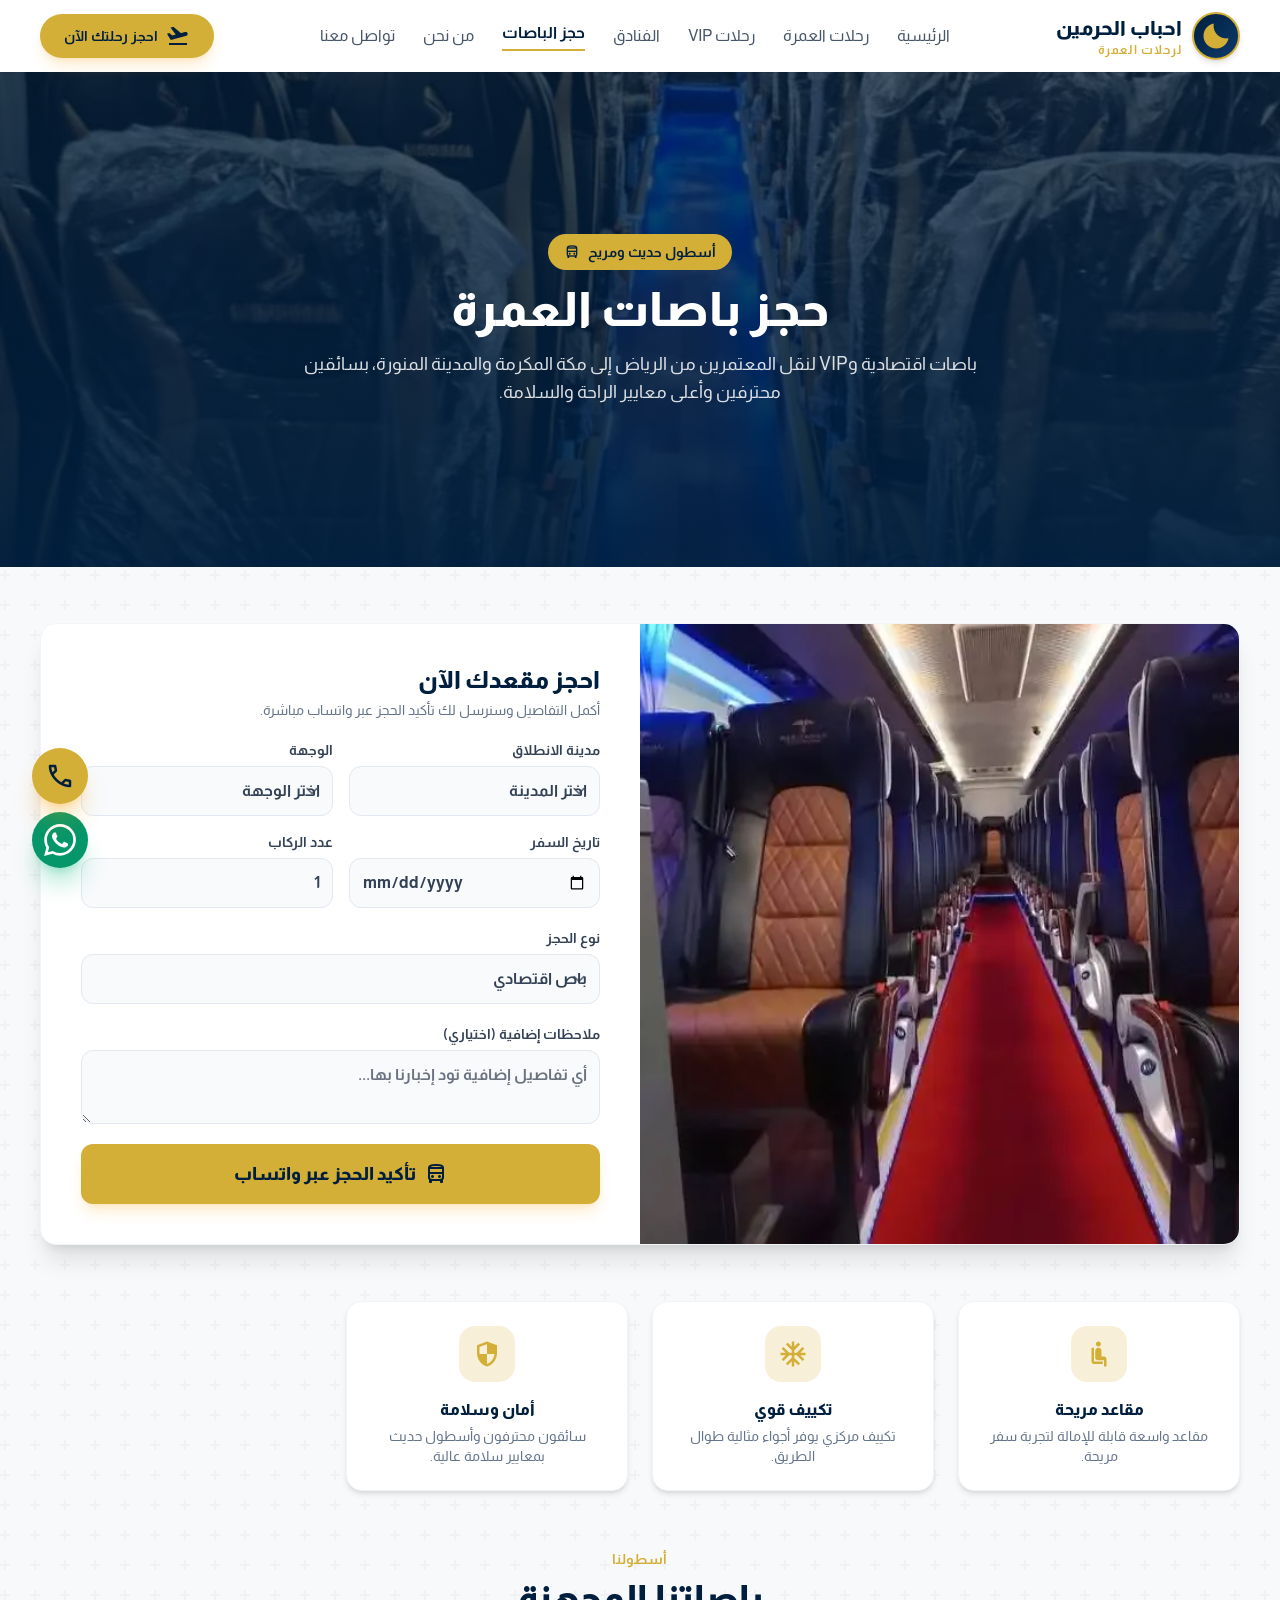
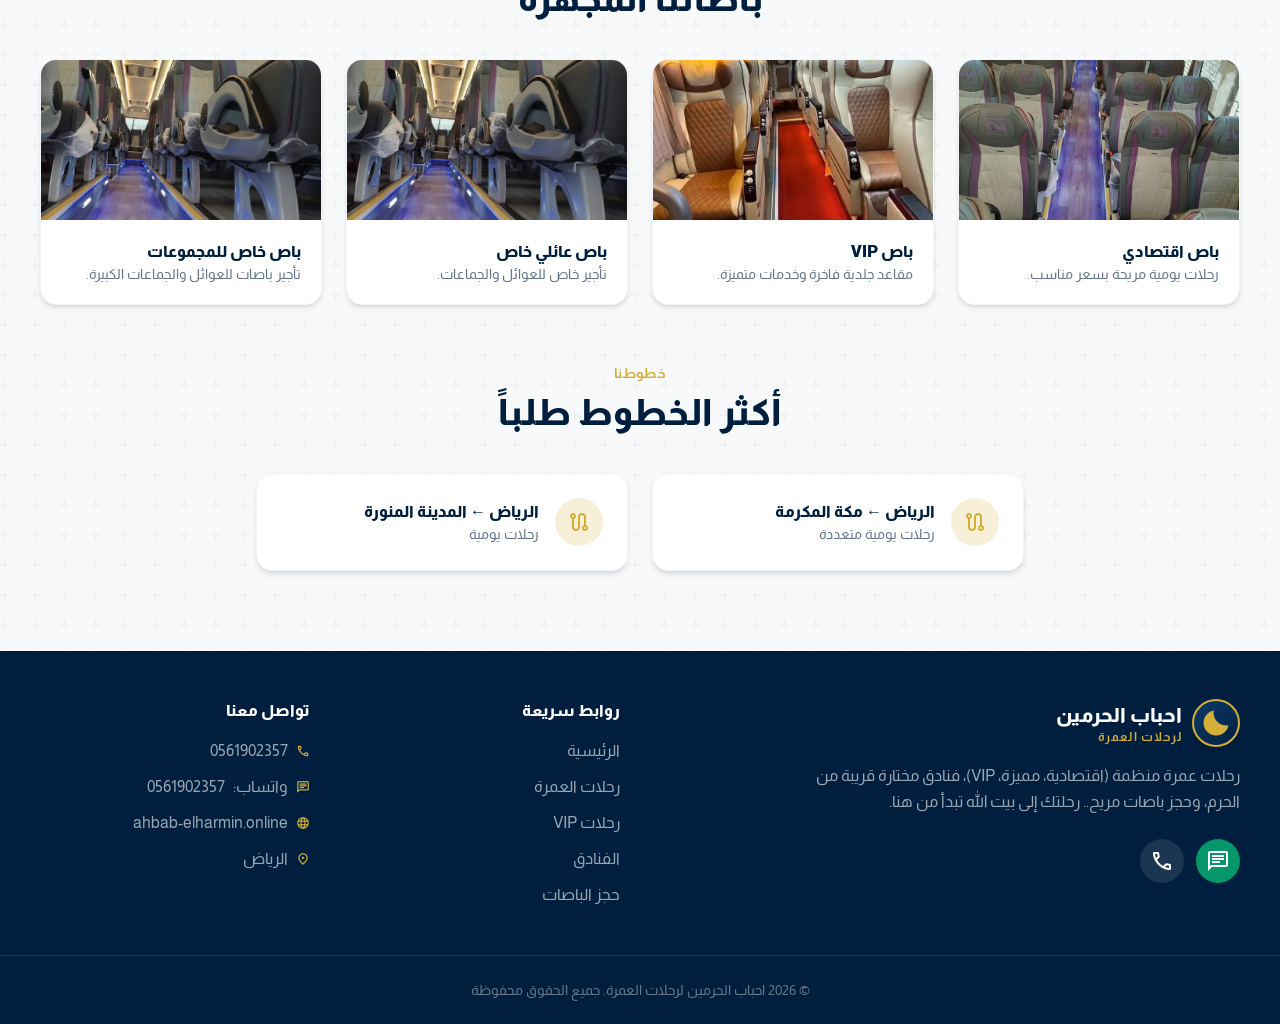
<file: buses.html>
<!DOCTYPE html>
<html dir="rtl" lang="ar">
<head>
<meta charset="utf-8"/>
<meta content="width=device-width, initial-scale=1.0" name="viewport"/>
<script src="assets/tiktok-pixel.js?v=20261106" defer></script>
<title>حجز باصات العمرة - احباب الحرمين لرحلات العمرة</title>
<link href="https://ahbab-elharmin.online/buses" rel="canonical"/>
<link href="favicon.svg" rel="icon" type="image/svg+xml"/>
<meta content="احجز باص مريح لرحلات العمرة من الرياض إلى مكة المكرمة والمدينة المنورة. باصات اقتصادية وVIP مع سائقين محترفين." name="description"/>
<meta content="حجز باصات العمرة - احباب الحرمين لرحلات العمرة" property="og:title"/>
<meta content="https://ahbab-elharmin.online/buses" property="og:url"/>
<meta content="website" property="og:type"/>
<meta content="احباب الحرمين لرحلات العمرة" property="og:site_name"/>
<meta content="ar_SA" property="og:locale"/>
<meta content="احجز باص مريح لرحلات العمرة من الرياض إلى مكة المكرمة والمدينة المنورة. باصات اقتصادية وVIP مع سائقين محترفين." property="og:description"/>
<meta content="https://ahbab-elharmin.online/assets/og-image.jpg" property="og:image"/>
<meta content="1200" property="og:image:width"/>
<meta content="630" property="og:image:height"/>
<meta content="image/jpeg" property="og:image:type"/>
<meta content="احباب الحرمين لرحلات العمرة - ahbab-elharmin.online" property="og:image:alt"/>
<meta content="https://ahbab-elharmin.online/assets/og-image.jpg" property="og:image:secure_url"/>
<meta content="summary_large_image" name="twitter:card"/>
<meta content="حجز باصات العمرة - احباب الحرمين لرحلات العمرة" name="twitter:title"/>
<meta content="احجز باص مريح لرحلات العمرة من الرياض إلى مكة المكرمة والمدينة المنورة." name="twitter:description"/>
<meta content="https://ahbab-elharmin.online/assets/og-image.jpg" name="twitter:image"/>
<link rel="preload" as="image" href="img/bus/busvip1.webp" fetchpriority="high"/>
<link rel="preload" as="font" type="font/woff2" href="assets/fonts/almarai-800-arabic.woff2" crossorigin/>
<link rel="preload" as="font" type="font/woff2" href="assets/fonts/almarai-700-arabic.woff2" crossorigin/>
<link rel="preload" as="font" type="font/woff2" href="assets/fonts/almarai-400-arabic.woff2" crossorigin/>
<link rel="preload" as="font" type="font/woff2" href="assets/fonts/material-symbols.woff2" crossorigin/>
<link href="assets/site.css?v=20261026b" rel="stylesheet"/>
<style>
    body { font-family: 'Almarai', sans-serif; background-color: #F8F9FA; color: #1b1c1c; }
    .islamic-pattern {
      background-image: url("data:image/svg+xml,%3Csvg width='60' height='60' viewBox='0 0 60 60' xmlns='http://www.w3.org/2000/svg'%3E%3Cg fill='none' fill-rule='evenodd'%3E%3Cg fill='%23001F3F' fill-opacity='0.03'%3E%3Cpath d='M36 34v-4h-2v4h-4v2h4v4h2v-4h4v-2h-4zm0-30V0h-2v4h-4v2h4v4h2V6h4V4h-4zM6 34v-4H4v4H0v2h4v4h2v-4h4v-2H6zM6 4V0H4v4H0v2h4v4h2V6h4V4H6z'/%3E%3C/g%3E%3C/g%3E%3C/svg%3E");
    }
    .gold-text { background: linear-gradient(90deg, #D4AF37, #f5d86b, #D4AF37); -webkit-background-clip: text; background-clip: text; color: transparent; }
    html { scroll-behavior: smooth; }
  </style>
</head>
<body class="islamic-pattern antialiased overflow-x-hidden relative">
<!-- Top Navigation -->
<nav class="relative z-50 bg-white shadow-sm">
  <div class="flex justify-between items-center w-full px-4 md:px-10 max-w-7xl mx-auto py-3">
    <a href="/" class="flex items-center gap-2.5 shrink-0 group">
      <span class="relative flex items-center justify-center w-11 h-11 md:w-12 md:h-12 rounded-full bg-gradient-to-br from-brand-navy to-brand-navy-light border-2 border-brand-gold shadow-md group-hover:scale-105 transition-transform">
        <span class="material-symbols-outlined text-brand-gold text-2xl md:text-3xl" style="font-variation-settings:'FILL' 1;">bedtime</span>
      </span>
      <span class="flex flex-col leading-tight">
        <span class="font-extrabold text-lg md:text-xl text-brand-navy">احباب الحرمين</span>
        <span class="text-[11px] md:text-xs font-bold text-brand-gold tracking-widest">لرحلات العمرة</span>
      </span>
    </a>
    <div class="hidden lg:flex gap-7 items-center">
      <a class="text-slate-600 hover:text-brand-navy font-medium transition-colors" href="/">الرئيسية</a>
      <a class="text-slate-600 hover:text-brand-navy font-medium transition-colors" href="/#packages">رحلات العمرة</a>
      <a class="text-slate-600 hover:text-brand-navy font-medium transition-colors" href="vip">رحلات VIP</a>
      <a class="text-slate-600 hover:text-brand-navy font-medium transition-colors" href="hotels">الفنادق</a>
      <a class="text-brand-navy font-bold border-b-2 border-brand-gold pb-1" href="buses">حجز الباصات</a>
      <a class="text-slate-600 hover:text-brand-navy font-medium transition-colors" href="/#about">من نحن</a>
      <a class="text-slate-600 hover:text-brand-navy font-medium transition-colors" href="/#contact">تواصل معنا</a>
    </div>
    <div class="flex items-center gap-3 flex-row-reverse">
      <a href="https://wa.me/966561902357" target="_blank" class="hidden md:flex items-center gap-2 bg-brand-gold text-brand-navy font-bold text-sm px-6 py-2.5 rounded-full hover:bg-yellow-500 transition-all shadow-lg shadow-amber-500/20">
        <span class="material-symbols-outlined">flight_takeoff</span>
        احجز رحلتك الآن
      </a>
      <a href="tel:+966561902357" class="flex md:hidden items-center justify-center w-10 h-10 rounded-full bg-emerald-600 text-white">
        <span class="material-symbols-outlined">call</span>
      </a>
    </div>
  </div>
</nav>

<main>
<!-- Buses Hero -->
<section class="relative w-full min-h-[55vh] flex items-center justify-center">
  <div class="absolute inset-0 bg-cover bg-center" style="background-image:url('img/bus/busvip1.webp')"></div>
  <div class="absolute inset-0 bg-gradient-to-b from-brand-navy/70 via-brand-navy/80 to-brand-navy/95"></div>
  <div class="relative z-20 text-center px-4 py-16 max-w-3xl mx-auto flex flex-col items-center gap-4">
    <span class="px-4 py-1.5 rounded-full bg-brand-gold text-brand-navy font-bold text-sm flex items-center gap-2 flex-row-reverse">
      <span class="material-symbols-outlined text-base">directions_bus</span>
      أسطول حديث ومريح
    </span>
    <h1 class="font-extrabold text-3xl md:text-5xl text-white">حجز باصات العمرة</h1>
    <p class="text-white/85 md:text-lg">باصات اقتصادية وVIP لنقل المعتمرين من الرياض إلى مكة المكرمة والمدينة المنورة، بسائقين محترفين وأعلى معايير الراحة والسلامة.</p>
  </div>
</section>

<!-- Booking Form -->
<section class="max-w-7xl mx-auto px-4 md:px-10 py-14">
  <div class="bg-white rounded-2xl border border-slate-100 shadow-xl overflow-hidden grid grid-cols-1 lg:grid-cols-2">
    <img src="img/bus/riyadh-makkah.webp" alt="حجز باص العمرة" class="h-72 lg:h-full w-full object-cover" loading="lazy" decoding="async"/>
    <form id="busForm" class="p-8 md:p-10 flex flex-col gap-5">
      <div>
        <h2 class="font-extrabold text-2xl text-brand-navy">احجز مقعدك الآن</h2>
        <p class="text-slate-500 text-sm mt-1">أكمل التفاصيل وسنرسل لك تأكيد الحجز عبر واتساب مباشرة.</p>
      </div>
      <div class="grid grid-cols-1 sm:grid-cols-2 gap-4">
        <label class="flex flex-col gap-1.5 text-sm font-bold text-slate-700">
          مدينة الانطلاق
          <select id="fromCity" class="border border-slate-200 rounded-xl p-3 bg-slate-50 focus:outline-none focus:ring-2 focus:ring-brand-gold" required>
            <option value="">اختر المدينة</option>
            <option>الرياض</option>
          </select>
        </label>
        <label class="flex flex-col gap-1.5 text-sm font-bold text-slate-700">
          الوجهة
          <select id="toCity" class="border border-slate-200 rounded-xl p-3 bg-slate-50 focus:outline-none focus:ring-2 focus:ring-brand-gold" required>
            <option value="">اختر الوجهة</option>
            <option>مكة المكرمة</option>
            <option>المدينة المنورة</option>
          </select>
        </label>
        <label class="flex flex-col gap-1.5 text-sm font-bold text-slate-700">
          تاريخ السفر
          <input id="tripDate" type="date" class="border border-slate-200 rounded-xl p-3 bg-slate-50 focus:outline-none focus:ring-2 focus:ring-brand-gold" required/>
        </label>
        <label class="flex flex-col gap-1.5 text-sm font-bold text-slate-700">
          عدد الركاب
          <input id="passengers" type="number" min="1" max="50" value="1" class="border border-slate-200 rounded-xl p-3 bg-slate-50 focus:outline-none focus:ring-2 focus:ring-brand-gold" required/>
        </label>
      </div>
      <label class="flex flex-col gap-1.5 text-sm font-bold text-slate-700">
        نوع الحجز
        <select id="busClass" class="border border-slate-200 rounded-xl p-3 bg-slate-50 focus:outline-none focus:ring-2 focus:ring-brand-gold">
          <option>باص اقتصادي</option>
          <option>باص VIP فاخر</option>
          <option>باص خاص للعائلة</option>
        </select>
      </label>
      <label class="flex flex-col gap-1.5 text-sm font-bold text-slate-700">
        ملاحظات إضافية (اختياري)
        <textarea id="notes" rows="2" class="border border-slate-200 rounded-xl p-3 bg-slate-50 focus:outline-none focus:ring-2 focus:ring-brand-gold" placeholder="أي تفاصيل إضافية تود إخبارنا بها..."></textarea>
      </label>
      <button id="busSubmit" type="submit" class="bg-brand-gold text-brand-navy font-extrabold text-lg py-4 rounded-xl hover:bg-yellow-500 transition-colors shadow-lg shadow-amber-500/20 flex items-center justify-center gap-2">
        <span class="material-symbols-outlined">directions_bus</span>
        تأكيد الحجز عبر واتساب
      </button>
    </form>
  </div>
</section>

<!-- Features -->
<section class="max-w-7xl mx-auto px-4 md:px-10 pb-14">
  <div class="grid grid-cols-1 sm:grid-cols-2 lg:grid-cols-4 gap-6">
    <div class="bg-white rounded-2xl border border-slate-100 shadow-md p-6 text-center">
      <span class="inline-flex w-14 h-14 rounded-2xl bg-brand-gold-soft text-brand-gold items-center justify-center"><span class="material-symbols-outlined text-3xl" style="font-variation-settings:'FILL' 1;">airline_seat_recline_normal</span></span>
      <h3 class="font-extrabold text-brand-navy mt-4">مقاعد مريحة</h3>
      <p class="text-slate-500 text-sm mt-1">مقاعد واسعة قابلة للإمالة لتجربة سفر مريحة.</p>
    </div>
    <div class="bg-white rounded-2xl border border-slate-100 shadow-md p-6 text-center">
      <span class="inline-flex w-14 h-14 rounded-2xl bg-brand-gold-soft text-brand-gold items-center justify-center"><span class="material-symbols-outlined text-3xl" style="font-variation-settings:'FILL' 1;">ac_unit</span></span>
      <h3 class="font-extrabold text-brand-navy mt-4">تكييف قوي</h3>
      <p class="text-slate-500 text-sm mt-1">تكييف مركزي يوفر أجواء مثالية طوال الطريق.</p>
    </div>
    <div class="bg-white rounded-2xl border border-slate-100 shadow-md p-6 text-center">
      <span class="inline-flex w-14 h-14 rounded-2xl bg-brand-gold-soft text-brand-gold items-center justify-center"><span class="material-symbols-outlined text-3xl" style="font-variation-settings:'FILL' 1;">security</span></span>
      <h3 class="font-extrabold text-brand-navy mt-4">أمان وسلامة</h3>
      <p class="text-slate-500 text-sm mt-1">سائقون محترفون وأسطول حديث بمعايير سلامة عالية.</p>
    </div>
  </div>
</section>

<!-- Fleet -->
<section class="max-w-7xl mx-auto px-4 md:px-10 pb-14">
  <div class="text-center mb-10">
    <span class="text-brand-gold font-bold tracking-wide text-sm">أسطولنا</span>
    <h2 class="font-extrabold text-3xl md:text-4xl text-brand-navy mt-2">باصاتنا المجهزة</h2>
  </div>
  <div class="grid grid-cols-1 sm:grid-cols-2 lg:grid-cols-4 gap-6">
    <div class="group bg-white rounded-2xl border border-slate-100 shadow-md overflow-hidden">
      <img src="img/bus/bus1.webp" alt="باص اقتصادي" class="h-40 w-full object-cover group-hover:scale-105 transition-transform duration-500" loading="lazy" decoding="async"/>
      <div class="p-5"><h3 class="font-extrabold text-brand-navy">باص اقتصادي</h3><p class="text-slate-500 text-sm">رحلات يومية مريحة بسعر مناسب.</p></div>
    </div>
    <div class="group bg-white rounded-2xl border border-slate-100 shadow-md overflow-hidden">
      <img src="img/bus/busvip.webp" alt="باص VIP" class="h-40 w-full object-cover group-hover:scale-105 transition-transform duration-500" loading="lazy" decoding="async"/>
      <div class="p-5"><h3 class="font-extrabold text-brand-navy">باص VIP</h3><p class="text-slate-500 text-sm">مقاعد جلدية فاخرة وخدمات متميزة.</p></div>
    </div>
    <div class="group bg-white rounded-2xl border border-slate-100 shadow-md overflow-hidden">
      <img src="img/bus/bus2.webp" alt="باص عائلي" class="h-40 w-full object-cover group-hover:scale-105 transition-transform duration-500" loading="lazy" decoding="async"/>
      <div class="p-5"><h3 class="font-extrabold text-brand-navy">باص عائلي خاص</h3><p class="text-slate-500 text-sm">تأجير خاص للعوائل والجماعات.</p></div>
    </div>
    <div class="group bg-white rounded-2xl border border-slate-100 shadow-md overflow-hidden">
      <img src="img/bus/bus7.webp" alt="باص نقل فندق" class="h-40 w-full object-cover group-hover:scale-105 transition-transform duration-500" loading="lazy" decoding="async"/>
      <div class="p-5"><h3 class="font-extrabold text-brand-navy">باص خاص للمجموعات</h3><p class="text-slate-500 text-sm">تأجير باصات للعوائل والجماعات الكبيرة.</p></div>
    </div>
  </div>
</section>

<!-- Popular routes -->
<section class="max-w-7xl mx-auto px-4 md:px-10 pb-20">
  <div class="text-center mb-10">
    <span class="text-brand-gold font-bold tracking-wide text-sm">خطوطنا</span>
    <h2 class="font-extrabold text-3xl md:text-4xl text-brand-navy mt-2">أكثر الخطوط طلباً</h2>
  </div>
  <div class="grid grid-cols-1 sm:grid-cols-2 gap-6 max-w-3xl mx-auto">
    <a href="#busForm" class="bg-white rounded-2xl border border-slate-100 shadow-md p-6 flex items-center gap-4 hover:border-brand-gold transition-colors">
      <span class="shrink-0 w-12 h-12 rounded-full bg-brand-gold-soft text-brand-gold flex items-center justify-center"><span class="material-symbols-outlined">route</span></span>
      <div><h3 class="font-extrabold text-brand-navy">الرياض ← مكة المكرمة</h3><p class="text-slate-500 text-sm">رحلات يومية متعددة</p></div>
    </a>
    <a href="#busForm" class="bg-white rounded-2xl border border-slate-100 shadow-md p-6 flex items-center gap-4 hover:border-brand-gold transition-colors">
      <span class="shrink-0 w-12 h-12 rounded-full bg-brand-gold-soft text-brand-gold flex items-center justify-center"><span class="material-symbols-outlined">route</span></span>
      <div><h3 class="font-extrabold text-brand-navy">الرياض ← المدينة المنورة</h3><p class="text-slate-500 text-sm">رحلات يومية</p></div>
    </a>
  </div>
</section>
</main>

<!-- Footer -->
<footer class="bg-brand-navy">
  <div class="max-w-7xl mx-auto px-4 md:px-10 py-12 grid grid-cols-1 md:grid-cols-4 gap-10">
    <div class="md:col-span-2">
      <a href="/" class="flex items-center gap-2.5 group">
        <span class="relative flex items-center justify-center w-12 h-12 rounded-full bg-gradient-to-br from-brand-navy-light to-brand-navy border-2 border-brand-gold shadow-md">
          <span class="material-symbols-outlined text-brand-gold text-3xl" style="font-variation-settings:'FILL' 1;">bedtime</span>
        </span>
        <span class="flex flex-col leading-tight">
          <span class="font-extrabold text-xl text-white">احباب الحرمين</span>
          <span class="text-xs font-bold text-brand-gold tracking-widest">لرحلات العمرة</span>
        </span>
      </a>
      <p class="text-white/60 mt-4 leading-relaxed max-w-md">رحلات عمرة منظمة (اقتصادية، مميزة، VIP)، فنادق مختارة قريبة من الحرم، وحجز باصات مريح.. رحلتك إلى بيت الله تبدأ من هنا.</p>
      <div class="flex items-center gap-3 mt-6">
        <a href="https://wa.me/966561902357" target="_blank" class="w-11 h-11 rounded-full bg-emerald-600 text-white flex items-center justify-center hover:bg-emerald-700 transition-colors"><span class="material-symbols-outlined">chat</span></a>
        <a href="tel:+966561902357" class="w-11 h-11 rounded-full bg-white/10 text-white flex items-center justify-center hover:bg-white/20 transition-colors"><span class="material-symbols-outlined">call</span></a>
      </div>
    </div>
    <div>
      <h4 class="text-white font-extrabold mb-4">روابط سريعة</h4>
      <div class="flex flex-col gap-3 text-white/60">
        <a href="/" class="hover:text-brand-gold transition-colors">الرئيسية</a>
        <a href="/#packages" class="hover:text-brand-gold transition-colors">رحلات العمرة</a>
        <a href="vip" class="hover:text-brand-gold transition-colors">رحلات VIP</a>
        <a href="hotels" class="hover:text-brand-gold transition-colors">الفنادق</a>
        <a href="buses" class="hover:text-brand-gold transition-colors">حجز الباصات</a>
      </div>
    </div>
    <div>
      <h4 class="text-white font-extrabold mb-4">تواصل معنا</h4>
      <div class="flex flex-col gap-3 text-white/60">
        <span class="flex items-center gap-2"><span class="material-symbols-outlined text-brand-gold text-sm">call</span><span dir="ltr">0561902357</span></span>
        <span class="flex items-center gap-2"><span class="material-symbols-outlined text-brand-gold text-sm">chat</span>واتساب: <span dir="ltr">0561902357</span></span>
        <span class="flex items-center gap-2"><span class="material-symbols-outlined text-brand-gold text-sm">language</span>ahbab-elharmin.online</span>
        <span class="flex items-center gap-2"><span class="material-symbols-outlined text-brand-gold text-sm">location_on</span>الرياض</span>
      </div>
    </div>
  </div>
  <div class="border-t border-white/10 py-6 text-center text-white/40 text-sm">© 2026 احباب الحرمين لرحلات العمرة. جميع الحقوق محفوظة</div>
</footer>

<!-- Mobile bottom bar -->
<div class="fixed bottom-0 left-0 w-full z-40 md:hidden bg-white/95 backdrop-blur-sm border-t border-slate-200 shadow-lg">
  <div class="flex items-center justify-around py-2.5 px-2">
    <a href="/" class="flex flex-col items-center text-[10px] font-bold text-slate-500"><span class="material-symbols-outlined">home</span>الرئيسية</a>
    <a href="vip" class="flex flex-col items-center text-[10px] font-bold text-slate-500"><span class="material-symbols-outlined">diamond</span>VIP</a>
    <a href="hotels" class="flex flex-col items-center text-[10px] font-bold text-slate-500"><span class="material-symbols-outlined">apartment</span>الفنادق</a>
    <a href="buses" class="flex flex-col items-center text-[10px] font-bold text-brand-navy"><span class="material-symbols-outlined">directions_bus</span>الباصات</a>
    <a href="tel:+966561902357" class="flex flex-col items-center text-[10px] font-bold text-emerald-600"><span class="material-symbols-outlined">call</span>اتصال</a>
  </div>
</div>

<!-- Fixed Call + WhatsApp buttons -->
<a href="https://wa.me/966561902357?text=%D8%A7%D9%84%D8%B3%D9%84%D8%A7%D9%85%20%D8%B9%D9%84%D9%8A%D9%83%D9%85%2C%20%D8%A3%D8%B1%D8%BA%D8%A8%20%D8%A8%D8%AD%D8%AC%D8%B2%20%D8%A8%D8%A7%D8%B5" target="_blank" aria-label="واتساب"
  class="fixed bottom-24 md:bottom-8 left-4 md:left-8 z-50 bg-emerald-600 hover:bg-emerald-700 text-white w-14 h-14 rounded-full shadow-xl shadow-emerald-500/30 flex items-center justify-center hover:scale-110 transition-transform">
  <svg viewBox="0 0 24 24" fill="currentColor" xmlns="http://www.w3.org/2000/svg" class="w-8 h-8" aria-hidden="true">
    <path d="M17.472 14.382c-.297-.149-1.758-.867-2.03-.967-.273-.099-.471-.148-.67.15-.197.297-.767.966-.94 1.164-.173.199-.347.223-.644.075-.297-.15-1.255-.463-2.39-1.475-.883-.788-1.48-1.761-1.653-2.059-.173-.297-.018-.458.13-.606.134-.133.298-.347.446-.52.149-.174.198-.298.298-.497.099-.198.05-.371-.025-.52-.075-.149-.669-1.612-.916-2.207-.242-.579-.487-.5-.669-.51-.173-.008-.371-.01-.57-.01-.198 0-.52.074-.792.372-.272.297-1.04 1.016-1.04 2.479 0 1.462 1.065 2.875 1.213 3.074.149.198 2.096 3.2 5.077 4.487.709.306 1.262.489 1.694.625.712.227 1.36.195 1.871.118.571-.085 1.758-.719 2.006-1.413.248-.694.248-1.289.173-1.413-.074-.124-.272-.198-.57-.347m-5.421 7.403h-.004a9.87 9.87 0 01-5.031-1.378l-.361-.214-3.741.982.998-3.648-.235-.374a9.86 9.86 0 01-1.51-5.26c.001-5.45 4.436-9.884 9.888-9.884 2.64 0 5.122 1.03 6.988 2.898a9.825 9.825 0 012.893 6.994c-.003 5.45-4.437 9.884-9.885 9.884m8.413-18.297A11.815 11.815 0 0012.05 0C5.495 0 .16 5.335.157 11.892c0 2.096.547 4.142 1.588 5.945L.057 24l6.305-1.654a11.882 11.882 0 005.683 1.448h.005c6.554 0 11.89-5.335 11.893-11.893a11.821 11.821 0 00-3.48-8.413z"/>
  </svg>
</a>
<a href="tel:+966561902357" aria-label="اتصال"
  class="fixed bottom-40 md:bottom-24 left-4 md:left-8 z-50 bg-brand-gold hover:bg-yellow-500 text-brand-navy w-14 h-14 rounded-full shadow-xl shadow-amber-500/30 flex items-center justify-center hover:scale-110 transition-transform">
  <span class="material-symbols-outlined text-3xl">call</span>
</a>

<script>
  document.getElementById('busForm').addEventListener('submit', function (e) {
    e.preventDefault();
    const from = document.getElementById('fromCity').value;
    const to = document.getElementById('toCity').value;
    const date = document.getElementById('tripDate').value;
    const passengers = document.getElementById('passengers').value;
    const busClass = document.getElementById('busClass').value;
    const notes = document.getElementById('notes').value;
    if (!from || !to || !date) { alert('يرجى تعبئة جميع الحقول المطلوبة'); return; }
    const msg =
      'السلام عليكم، أريد حجز باص لرحلة العمرة\n' +
      '🚌 من: ' + from + '\n' +
      '📍 إلى: ' + to + '\n' +
      '📅 التاريخ: ' + date + '\n' +
      '👥 عدد الركاب: ' + passengers + '\n' +
      '🚍 نوع الباص: ' + busClass +
      (notes ? '\n💬 ملاحظات: ' + notes : '');
    if (window.AhbabTikTok) {
      window.AhbabTikTok.trackWhatsApp({
        id: 'bus-booking',
        name: 'حجز باص عمرة - ' + busClass,
        type: 'product'
      });
    }
    window.open('https://wa.me/966561902357?text=' + encodeURIComponent(msg), '_blank');
  });
</script>
</body>
</html>
</file>
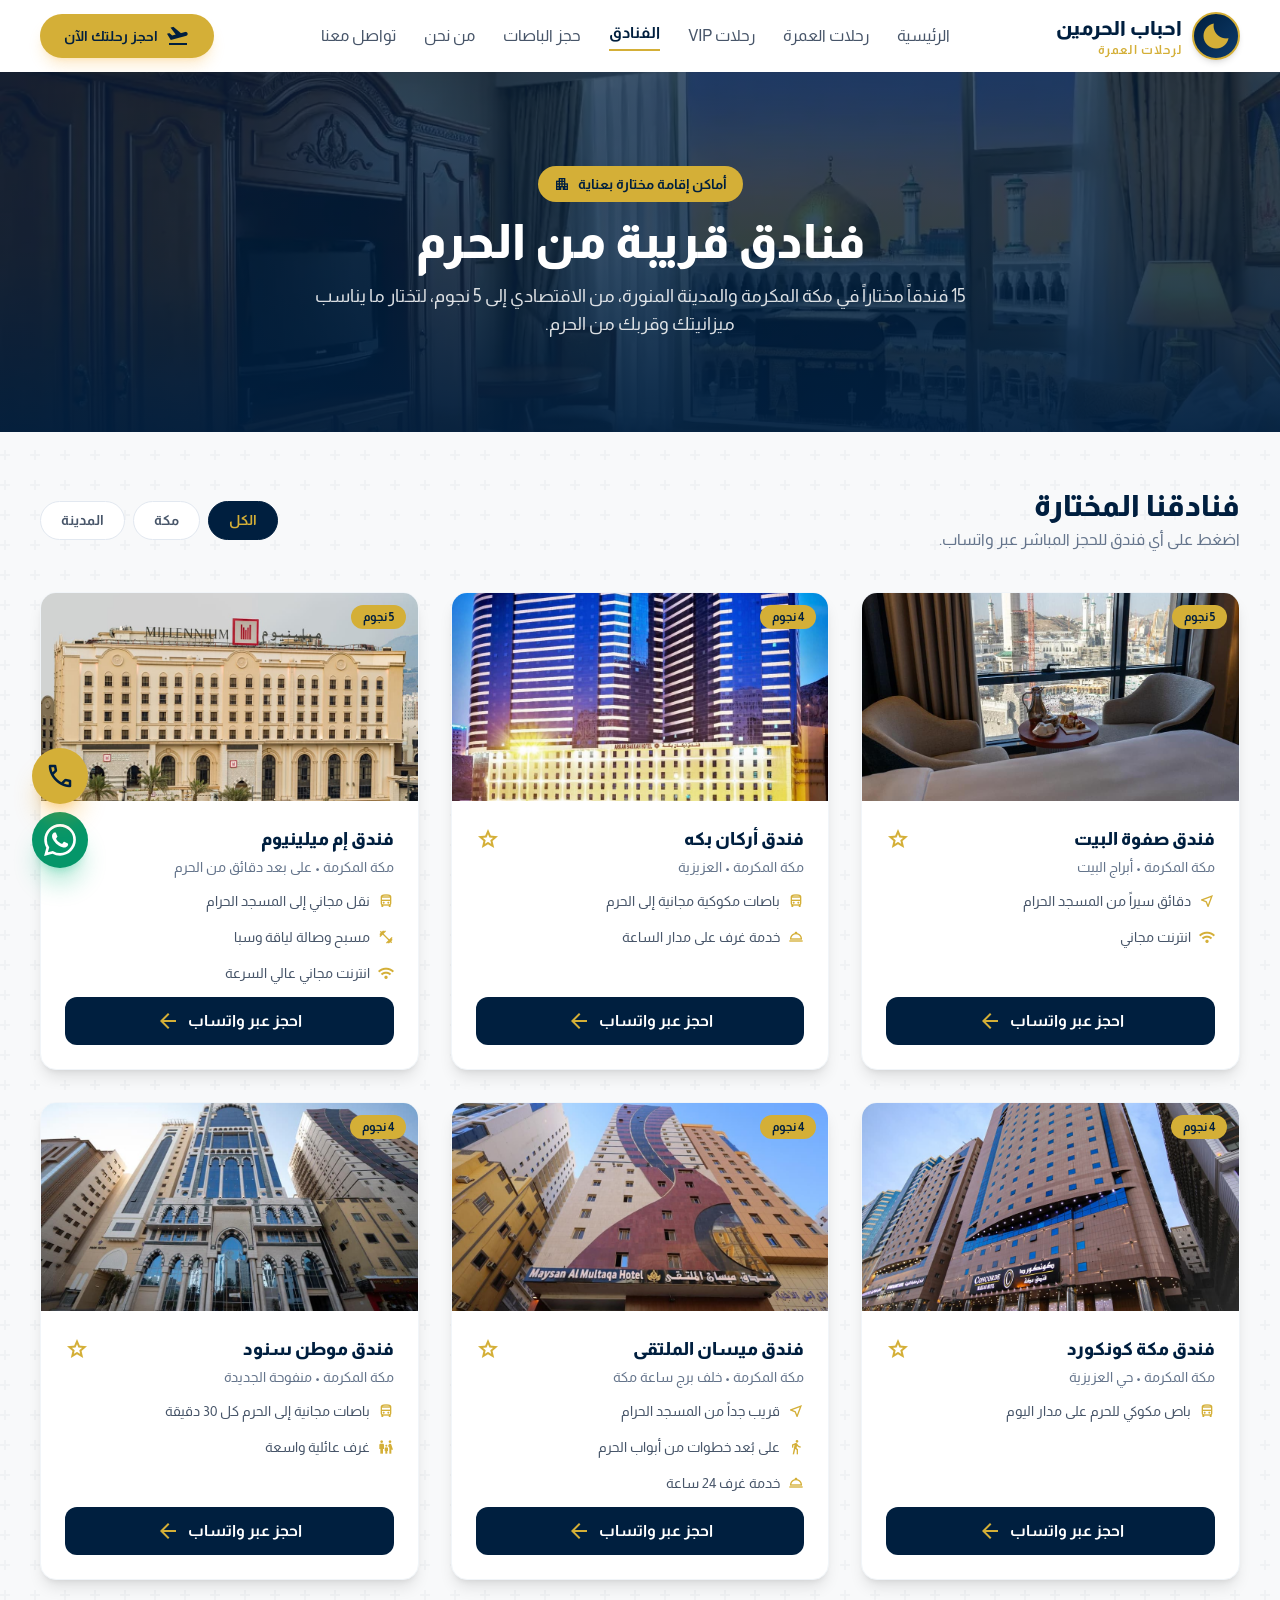
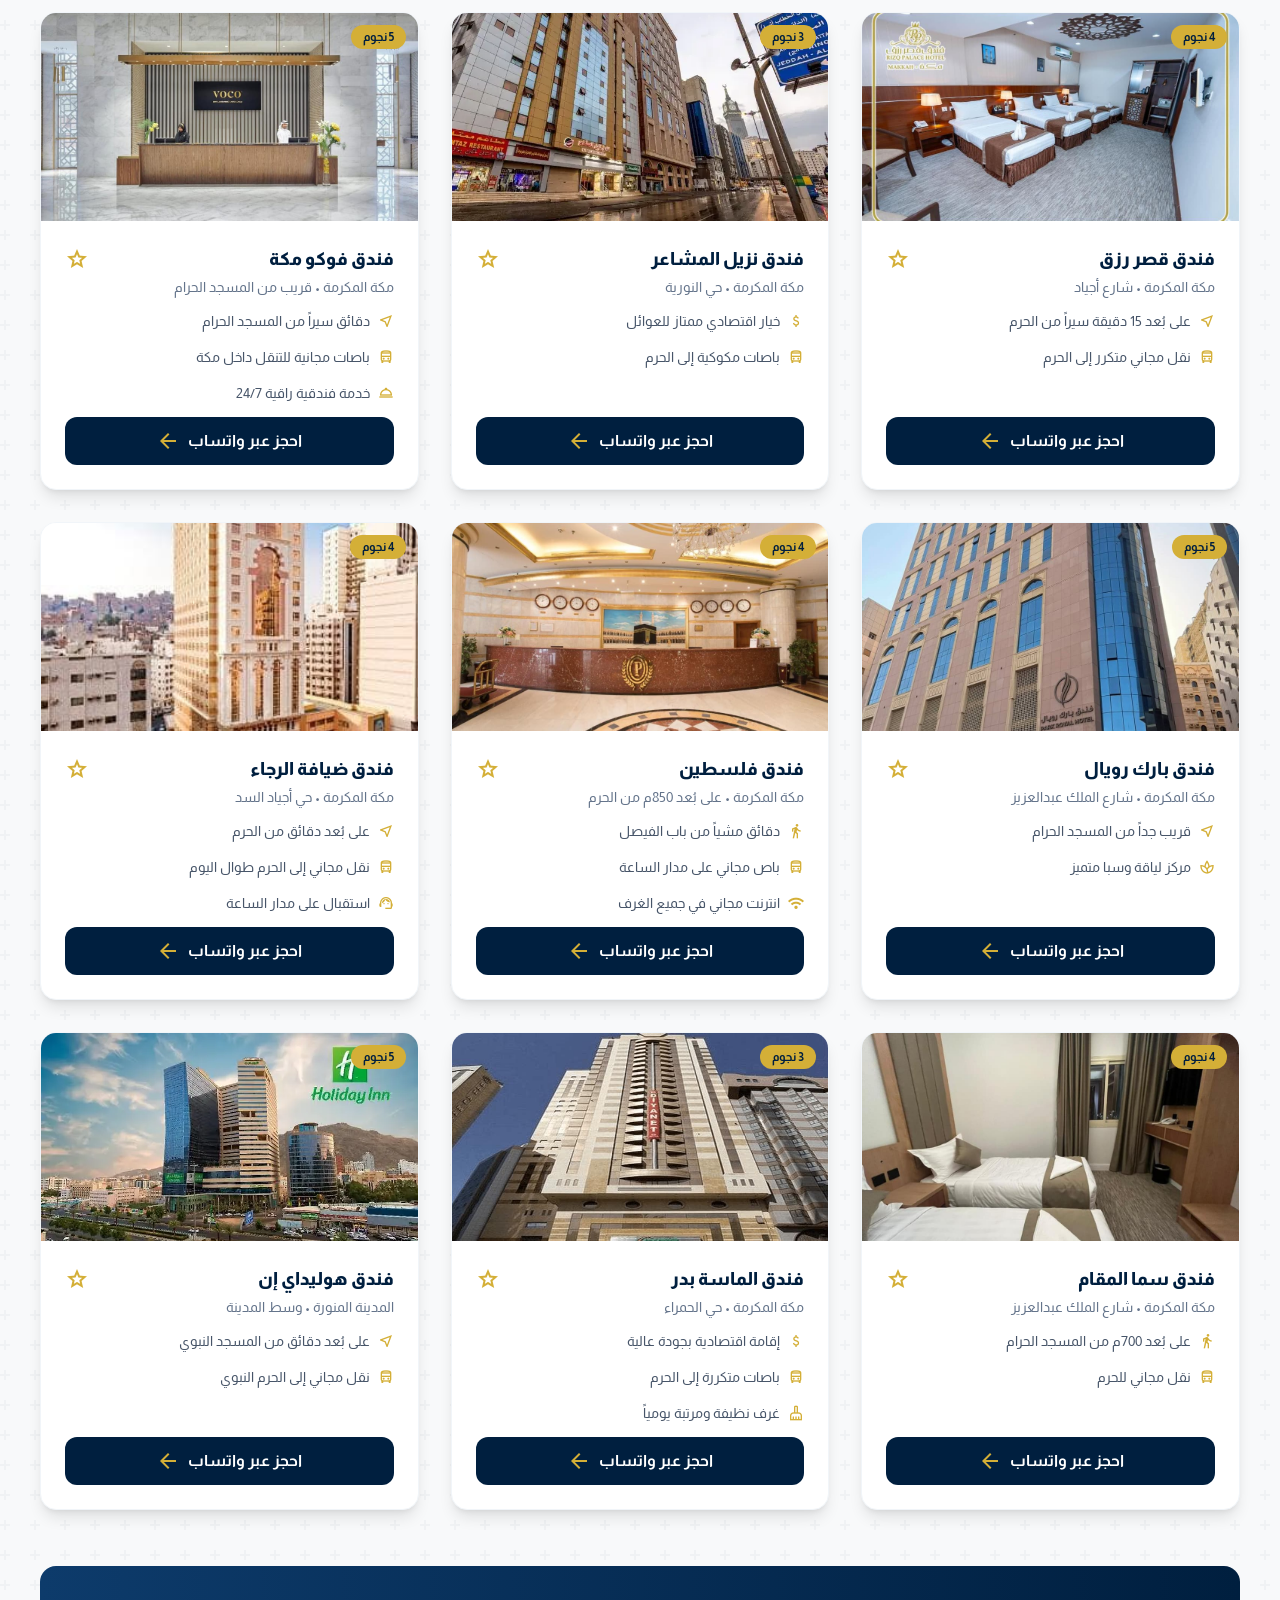
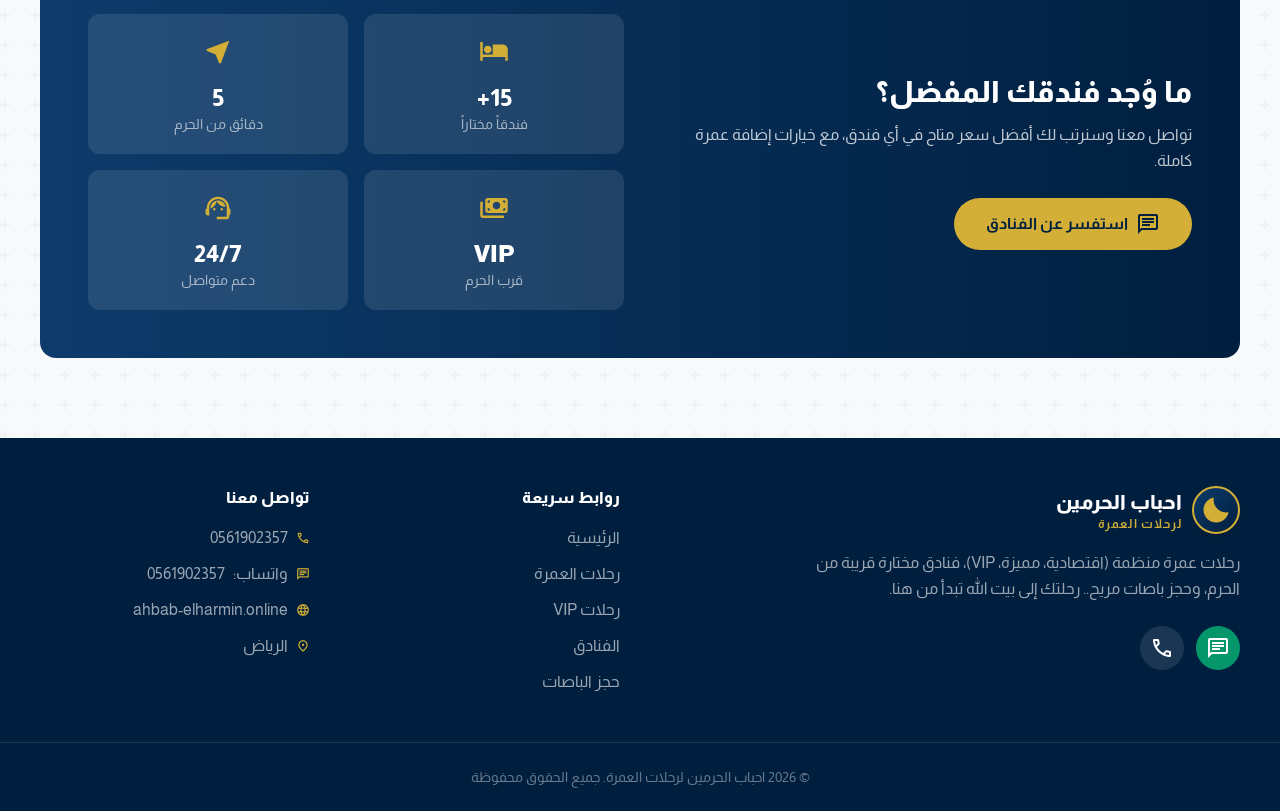
<file: hotels.html>
<!DOCTYPE html>
<html dir="rtl" lang="ar">
<head>
<meta charset="utf-8"/>
<meta content="width=device-width, initial-scale=1.0" name="viewport"/>
<script src="assets/tiktok-pixel.js?v=20261106" defer></script>
<title>فنادق مكة والمدينة - احباب الحرمين لرحلات العمرة</title>
<link href="https://ahbab-elharmin.online/hotels" rel="canonical"/>
<link href="favicon.svg" rel="icon" type="image/svg+xml"/>
<meta content="اختيارنا لأفضل الفنادق القريبة من الحرم في مكة المكرمة والمدينة المنورة: صفوة البيت، إم ميلينيوم، فوكو، بارك رويال والمزيد. احجز فندقك مع احباب الحرمين لرحلات العمرة." name="description"/>
<meta content="فنادق مكة والمدينة - احباب الحرمين لرحلات العمرة" property="og:title"/>
<meta content="https://ahbab-elharmin.online/hotels" property="og:url"/>
<meta content="website" property="og:type"/>
<meta content="احباب الحرمين لرحلات العمرة" property="og:site_name"/>
<meta content="ar_SA" property="og:locale"/>
<meta content="اختيارنا لأفضل الفنادق القريبة من الحرم في مكة المكرمة والمدينة المنورة: صفوة البيت، إم ميلينيوم، فوكو، بارك رويال والمزيد. احجز فندقك مع احباب الحرمين لرحلات العمرة." property="og:description"/>
<meta content="https://ahbab-elharmin.online/assets/og-image.jpg" property="og:image"/>
<meta content="1200" property="og:image:width"/>
<meta content="630" property="og:image:height"/>
<meta content="image/jpeg" property="og:image:type"/>
<meta content="احباب الحرمين لرحلات العمرة - ahbab-elharmin.online" property="og:image:alt"/>
<meta content="https://ahbab-elharmin.online/assets/og-image.jpg" property="og:image:secure_url"/>
<meta content="summary_large_image" name="twitter:card"/>
<meta content="فنادق مكة والمدينة - احباب الحرمين لرحلات العمرة" name="twitter:title"/>
<meta content="اختيارنا لأفضل الفنادق القريبة من الحرم في مكة المكرمة والمدينة المنورة." name="twitter:description"/>
<meta content="https://ahbab-elharmin.online/assets/og-image.jpg" name="twitter:image"/>
<link rel="preload" as="image" href="img/hotel/hotel-5stars-kaaba-view.webp" fetchpriority="high"/>
<link rel="preload" as="font" type="font/woff2" href="assets/fonts/almarai-800-arabic.woff2" crossorigin/>
<link rel="preload" as="font" type="font/woff2" href="assets/fonts/almarai-700-arabic.woff2" crossorigin/>
<link rel="preload" as="font" type="font/woff2" href="assets/fonts/almarai-400-arabic.woff2" crossorigin/>
<link rel="preload" as="font" type="font/woff2" href="assets/fonts/material-symbols.woff2" crossorigin/>
<link href="assets/site.css?v=20261026b" rel="stylesheet"/>
<style>
    body { font-family: 'Almarai', sans-serif; background-color: #F8F9FA; color: #1b1c1c; }
    .islamic-pattern {
      background-image: url("data:image/svg+xml,%3Csvg width='60' height='60' viewBox='0 0 60 60' xmlns='http://www.w3.org/2000/svg'%3E%3Cg fill='none' fill-rule='evenodd'%3E%3Cg fill='%23001F3F' fill-opacity='0.03'%3E%3Cpath d='M36 34v-4h-2v4h-4v2h4v4h2v-4h4v-2h-4zm0-30V0h-2v4h-4v2h4v4h2V6h4V4h-4zM6 34v-4H4v4H0v2h4v4h2v-4h4v-2H6zM6 4V0H4v4H0v2h4v4h2V6h4V4H6z'/%3E%3C/g%3E%3C/g%3E%3C/svg%3E");
    }
    .gold-text { background: linear-gradient(90deg, #D4AF37, #f5d86b, #D4AF37); -webkit-background-clip: text; background-clip: text; color: transparent; }
    html { scroll-behavior: smooth; }
  </style>
</head>
<body class="islamic-pattern antialiased overflow-x-hidden relative">
<!-- Top Navigation -->
<nav class="relative z-50 bg-white shadow-sm">
  <div class="flex justify-between items-center w-full px-4 md:px-10 max-w-7xl mx-auto py-3">
    <a href="/" class="flex items-center gap-2.5 shrink-0 group">
      <span class="relative flex items-center justify-center w-11 h-11 md:w-12 md:h-12 rounded-full bg-gradient-to-br from-brand-navy to-brand-navy-light border-2 border-brand-gold shadow-md group-hover:scale-105 transition-transform">
        <span class="material-symbols-outlined text-brand-gold text-2xl md:text-3xl" style="font-variation-settings:'FILL' 1;">bedtime</span>
      </span>
      <span class="flex flex-col leading-tight">
        <span class="font-extrabold text-lg md:text-xl text-brand-navy">احباب الحرمين</span>
        <span class="text-[11px] md:text-xs font-bold text-brand-gold tracking-widest">لرحلات العمرة</span>
      </span>
    </a>
    <div class="hidden lg:flex gap-7 items-center">
      <a class="text-slate-600 hover:text-brand-navy font-medium transition-colors" href="/">الرئيسية</a>
      <a class="text-slate-600 hover:text-brand-navy font-medium transition-colors" href="/#packages">رحلات العمرة</a>
      <a class="text-slate-600 hover:text-brand-navy font-medium transition-colors" href="vip">رحلات VIP</a>
      <a class="text-brand-navy font-bold border-b-2 border-brand-gold pb-1" href="hotels">الفنادق</a>
      <a class="text-slate-600 hover:text-brand-navy font-medium transition-colors" href="buses">حجز الباصات</a>
      <a class="text-slate-600 hover:text-brand-navy font-medium transition-colors" href="/#about">من نحن</a>
      <a class="text-slate-600 hover:text-brand-navy font-medium transition-colors" href="/#contact">تواصل معنا</a>
    </div>
    <div class="flex items-center gap-3 flex-row-reverse">
      <a href="https://wa.me/966561902357" target="_blank" class="hidden md:flex items-center gap-2 bg-brand-gold text-brand-navy font-bold text-sm px-6 py-2.5 rounded-full hover:bg-yellow-500 transition-all shadow-lg shadow-amber-500/20">
        <span class="material-symbols-outlined">flight_takeoff</span>
        احجز رحلتك الآن
      </a>
      <a href="tel:+966561902357" class="flex md:hidden items-center justify-center w-10 h-10 rounded-full bg-emerald-600 text-white">
        <span class="material-symbols-outlined">call</span>
      </a>
    </div>
  </div>
</nav>

<main>
<!-- Hotels Hero -->
<section class="relative w-full min-h-[40vh] flex items-center justify-center">
  <div class="absolute inset-0 bg-cover bg-center" style="background-image:url('img/hotel/hotel-5stars-kaaba-view.webp')"></div>
  <div class="absolute inset-0 bg-gradient-to-b from-brand-navy/75 via-brand-navy/80 to-brand-navy/95"></div>
  <div class="relative z-20 text-center px-4 py-16 max-w-4xl mx-auto flex flex-col items-center gap-4">
    <span class="px-4 py-1.5 rounded-full bg-brand-gold text-brand-navy font-bold text-sm flex items-center gap-2 flex-row-reverse">
      <span class="material-symbols-outlined text-base">apartment</span>
      أماكن إقامة مختارة بعناية
    </span>
    <h1 class="font-extrabold text-3xl md:text-5xl text-white">فنادق قريبة من الحرم</h1>
    <p class="text-white/85 md:text-lg max-w-2xl">15 فندقاً مختاراً في مكة المكرمة والمدينة المنورة، من الاقتصادي إلى 5 نجوم، لتختار ما يناسب ميزانيتك وقربك من الحرم.</p>
  </div>
</section>

<!-- Filter hint -->
<section class="max-w-7xl mx-auto px-4 md:px-10 py-14">
  <div class="flex flex-wrap items-center justify-between gap-4 mb-10">
    <div>
      <h2 class="font-extrabold text-2xl md:text-3xl text-brand-navy">فنادقنا المختارة</h2>
      <p class="text-slate-500 mt-1">اضغط على أي فندق للحجز المباشر عبر واتساب.</p>
    </div>
    <div class="flex flex-wrap gap-2">
      <button class="filter-btn active" data-filter="all">الكل</button>
      <button class="filter-btn" data-filter="makkah">مكة</button>
      <button class="filter-btn" data-filter="madinah">المدينة</button>
    </div>
  </div>
  <style>
    .filter-btn { padding: 0.5rem 1.25rem; border-radius: 9999px; border: 1px solid #e2e8f0; background: #fff; color: #475569; font-weight: 700; font-size: 0.875rem; cursor: pointer; transition: all .2s; }
    .filter-btn:hover { border-color: #D4AF37; color: #001F3F; }
    .filter-btn.active { background: #001F3F; border-color: #001F3F; color: #D4AF37; }
  </style>

<!-- Hotels Grid -->
<div id="hotels-grid" class="grid grid-cols-1 sm:grid-cols-2 lg:grid-cols-3 gap-8">

  <!-- صفوة البيت -->
  <article class="hotel-card bg-white rounded-2xl border border-slate-100 shadow-lg overflow-hidden flex flex-col" data-city="makkah">
    <div class="relative h-52 overflow-hidden">
      <img src="img/hotel/safwah.JPEG" alt="فندق صفوة البيت" class="w-full h-full object-cover hover:scale-105 transition-transform duration-500" loading="lazy" decoding="async"/>
      <span class="absolute top-3 right-3 bg-brand-gold text-brand-navy text-xs font-bold px-3 py-1 rounded-full">5 نجوم</span>
    </div>
    <div class="p-6 flex flex-col gap-3 flex-1">
      <div>
        <div class="flex items-center justify-between">
          <h3 class="font-extrabold text-lg text-brand-navy">فندق صفوة البيت</h3>
          <span class="material-symbols-outlined text-brand-gold">star</span>
        </div>
        <p class="text-slate-500 text-sm mt-1">مكة المكرمة • أبراج البيت</p>
      </div>
      <div class="flex items-center gap-2 text-slate-600 text-sm"><span class="material-symbols-outlined text-brand-gold text-base">near_me</span>دقائق سيراً من المسجد الحرام</div>
      <div class="flex items-center gap-2 text-slate-600 text-sm"><span class="material-symbols-outlined text-brand-gold text-base">wifi</span>انترنت مجاني</div>
      <a href="https://wa.me/966561902357?text=%D8%A7%D9%84%D8%B3%D9%84%D8%A7%D9%85%20%D8%B9%D9%84%D9%8A%D9%83%D9%85%2C%20%D8%A3%D8%B1%D8%BA%D8%A8%20%D8%A8%D8%AD%D8%AC%D8%B2%20%D9%81%D9%86%D8%AF%D9%82%20%D8%B5%D9%81%D9%88%D8%A9%20%D8%A7%D9%84%D8%A8%D9%8A%D8%AA" target="_blank" class="mt-auto inline-flex items-center justify-center gap-2 bg-brand-navy text-white font-bold py-3 rounded-xl hover:bg-brand-navy-light transition-colors">احجز عبر واتساب <span class="material-symbols-outlined text-brand-gold">arrow_back</span></a>
    </div>
  </article>

  <!-- أركان بكه -->
  <article class="hotel-card bg-white rounded-2xl border border-slate-100 shadow-lg overflow-hidden flex flex-col" data-city="makkah">
    <div class="relative h-52 overflow-hidden">
      <img src="img/hotel/arkan-bakkah.JPEG" alt="فندق أركان بكه" class="w-full h-full object-cover hover:scale-105 transition-transform duration-500" loading="lazy" decoding="async"/>
      <span class="absolute top-3 right-3 bg-brand-gold text-brand-navy text-xs font-bold px-3 py-1 rounded-full">4 نجوم</span>
    </div>
    <div class="p-6 flex flex-col gap-3 flex-1">
      <div>
        <div class="flex items-center justify-between">
          <h3 class="font-extrabold text-lg text-brand-navy">فندق أركان بكه</h3>
          <span class="material-symbols-outlined text-brand-gold">star</span>
        </div>
        <p class="text-slate-500 text-sm mt-1">مكة المكرمة • العزيزية</p>
      </div>
      <div class="flex items-center gap-2 text-slate-600 text-sm"><span class="material-symbols-outlined text-brand-gold text-base">directions_bus</span>باصات مكوكية مجانية إلى الحرم</div>
      <div class="flex items-center gap-2 text-slate-600 text-sm"><span class="material-symbols-outlined text-brand-gold text-base">room_service</span>خدمة غرف على مدار الساعة</div>
      <a href="https://wa.me/966561902357?text=%D8%A7%D9%84%D8%B3%D9%84%D8%A7%D9%85%20%D8%B9%D9%84%D9%8A%D9%83%D9%85%2C%20%D8%A3%D8%B1%D8%BA%D8%A8%20%D8%A8%D8%AD%D8%AC%D8%B2%20%D9%81%D9%86%D8%AF%D9%82%20%D8%A3%D8%B1%D9%83%D8%A7%D9%86%20%D8%A8%D9%83%D9%87" target="_blank" class="mt-auto inline-flex items-center justify-center gap-2 bg-brand-navy text-white font-bold py-3 rounded-xl hover:bg-brand-navy-light transition-colors">احجز عبر واتساب <span class="material-symbols-outlined text-brand-gold">arrow_back</span></a>
    </div>
  </article>

  <!-- إم ميلينيوم -->
  <article class="hotel-card bg-white rounded-2xl border border-slate-100 shadow-lg overflow-hidden flex flex-col" data-city="makkah">
    <div class="relative h-52 overflow-hidden">
      <img src="img/hotel/millennium.JPEG" alt="فندق إم ميلينيوم" class="w-full h-full object-cover hover:scale-105 transition-transform duration-500" loading="lazy" decoding="async"/>
      <span class="absolute top-3 right-3 bg-brand-gold text-brand-navy text-xs font-bold px-3 py-1 rounded-full">5 نجوم</span>
    </div>
    <div class="p-6 flex flex-col gap-3 flex-1">
      <div>
        <div class="flex items-center justify-between">
          <h3 class="font-extrabold text-lg text-brand-navy">فندق إم ميلينيوم</h3>
          <span class="material-symbols-outlined text-brand-gold">star</span>
        </div>
        <p class="text-slate-500 text-sm mt-1">مكة المكرمة • على بعد دقائق من الحرم</p>
      </div>
      <div class="flex items-center gap-2 text-slate-600 text-sm"><span class="material-symbols-outlined text-brand-gold text-base">directions_bus</span>نقل مجاني إلى المسجد الحرام</div>
      <div class="flex items-center gap-2 text-slate-600 text-sm"><span class="material-symbols-outlined text-brand-gold text-base">fitness_center</span>مسبح وصالة لياقة وسبا</div>
      <div class="flex items-center gap-2 text-slate-600 text-sm"><span class="material-symbols-outlined text-brand-gold text-base">wifi</span>انترنت مجاني عالي السرعة</div>
      <a href="https://wa.me/966561902357?text=%D8%A7%D9%84%D8%B3%D9%84%D8%A7%D9%85%20%D8%B9%D9%84%D9%8A%D9%83%D9%85%2C%20%D8%A3%D8%B1%D8%BA%D8%A8%20%D8%A8%D8%AD%D8%AC%D8%B2%20%D9%81%D9%86%D8%AF%D9%82%20%D8%A5%D9%85%20%D9%85%D9%8A%D9%84%D9%8A%D9%86%D9%8A%D9%88%D9%85" target="_blank" class="mt-auto inline-flex items-center justify-center gap-2 bg-brand-navy text-white font-bold py-3 rounded-xl hover:bg-brand-navy-light transition-colors">احجز عبر واتساب <span class="material-symbols-outlined text-brand-gold">arrow_back</span></a>
    </div>
  </article>

  <!-- مكة كونكورد -->
  <article class="hotel-card bg-white rounded-2xl border border-slate-100 shadow-lg overflow-hidden flex flex-col" data-city="makkah">
    <div class="relative h-52 overflow-hidden">
      <img src="img/hotel/concorde.jpg" alt="فندق مكة كونكورد" class="w-full h-full object-cover hover:scale-105 transition-transform duration-500" loading="lazy" decoding="async"/>
      <span class="absolute top-3 right-3 bg-brand-gold text-brand-navy text-xs font-bold px-3 py-1 rounded-full">4 نجوم</span>
    </div>
    <div class="p-6 flex flex-col gap-3 flex-1">
      <div>
        <div class="flex items-center justify-between">
          <h3 class="font-extrabold text-lg text-brand-navy">فندق مكة كونكورد</h3>
          <span class="material-symbols-outlined text-brand-gold">star</span>
        </div>
        <p class="text-slate-500 text-sm mt-1">مكة المكرمة • حي العزيزية</p>
      </div>
      <div class="flex items-center gap-2 text-slate-600 text-sm"><span class="material-symbols-outlined text-brand-gold text-base">directions_bus</span>باص مكوكي للحرم على مدار اليوم</div>
      <a href="https://wa.me/966561902357?text=%D8%A7%D9%84%D8%B3%D9%84%D8%A7%D9%85%20%D8%B9%D9%84%D9%8A%D9%83%D9%85%2C%20%D8%A3%D8%B1%D8%BA%D8%A8%20%D8%A8%D8%AD%D8%AC%D8%B2%20%D9%81%D9%86%D8%AF%D9%82%20%D9%85%D9%83%D8%A9%20%D9%83%D9%88%D9%86%D9%83%D9%88%D8%B1%D8%AF" target="_blank" class="mt-auto inline-flex items-center justify-center gap-2 bg-brand-navy text-white font-bold py-3 rounded-xl hover:bg-brand-navy-light transition-colors">احجز عبر واتساب <span class="material-symbols-outlined text-brand-gold">arrow_back</span></a>
    </div>
  </article>

  <!-- ميسان الملتقى -->
  <article class="hotel-card bg-white rounded-2xl border border-slate-100 shadow-lg overflow-hidden flex flex-col" data-city="makkah">
    <div class="relative h-52 overflow-hidden">
      <img src="img/hotel/maysan.JPEG" alt="فندق ميسان الملتقى" class="w-full h-full object-cover hover:scale-105 transition-transform duration-500" loading="lazy" decoding="async"/>
      <span class="absolute top-3 right-3 bg-brand-gold text-brand-navy text-xs font-bold px-3 py-1 rounded-full">4 نجوم</span>
    </div>
    <div class="p-6 flex flex-col gap-3 flex-1">
      <div>
        <div class="flex items-center justify-between">
          <h3 class="font-extrabold text-lg text-brand-navy">فندق ميسان الملتقى</h3>
          <span class="material-symbols-outlined text-brand-gold">star</span>
        </div>
        <p class="text-slate-500 text-sm mt-1">مكة المكرمة • خلف برج ساعة مكة</p>
      </div>
      <div class="flex items-center gap-2 text-slate-600 text-sm"><span class="material-symbols-outlined text-brand-gold text-base">near_me</span>قريب جداً من المسجد الحرام</div>
      <div class="flex items-center gap-2 text-slate-600 text-sm"><span class="material-symbols-outlined text-brand-gold text-base">directions_walk</span>على بُعد خطوات من أبواب الحرم</div>
      <div class="flex items-center gap-2 text-slate-600 text-sm"><span class="material-symbols-outlined text-brand-gold text-base">room_service</span>خدمة غرف 24 ساعة</div>
      <a href="https://wa.me/966561902357?text=%D8%A7%D9%84%D8%B3%D9%84%D8%A7%D9%85%20%D8%B9%D9%84%D9%8A%D9%83%D9%85%2C%20%D8%A3%D8%B1%D8%BA%D8%A8%20%D8%A8%D8%AD%D8%AC%D8%B2%20%D9%81%D9%86%D8%AF%D9%82%20%D9%85%D9%8A%D8%B3%D8%A7%D9%86%20%D8%A7%D9%84%D9%85%D9%84%D8%AA%D9%82%D9%89" target="_blank" class="mt-auto inline-flex items-center justify-center gap-2 bg-brand-navy text-white font-bold py-3 rounded-xl hover:bg-brand-navy-light transition-colors">احجز عبر واتساب <span class="material-symbols-outlined text-brand-gold">arrow_back</span></a>
    </div>
  </article>

  <!-- موطن سنود -->
  <article class="hotel-card bg-white rounded-2xl border border-slate-100 shadow-lg overflow-hidden flex flex-col" data-city="makkah">
    <div class="relative h-52 overflow-hidden">
      <img src="img/hotel/mawtan-sanood.jpg" alt="فندق موطن سنود" class="w-full h-full object-cover hover:scale-105 transition-transform duration-500" loading="lazy" decoding="async"/>
      <span class="absolute top-3 right-3 bg-brand-gold text-brand-navy text-xs font-bold px-3 py-1 rounded-full">4 نجوم</span>
    </div>
    <div class="p-6 flex flex-col gap-3 flex-1">
      <div>
        <div class="flex items-center justify-between">
          <h3 class="font-extrabold text-lg text-brand-navy">فندق موطن سنود</h3>
          <span class="material-symbols-outlined text-brand-gold">star</span>
        </div>
        <p class="text-slate-500 text-sm mt-1">مكة المكرمة • منفوحة الجديدة</p>
      </div>
      <div class="flex items-center gap-2 text-slate-600 text-sm"><span class="material-symbols-outlined text-brand-gold text-base">directions_bus</span>باصات مجانية إلى الحرم كل 30 دقيقة</div>
      <div class="flex items-center gap-2 text-slate-600 text-sm"><span class="material-symbols-outlined text-brand-gold text-base">family_restroom</span>غرف عائلية واسعة</div>
      <a href="https://wa.me/966561902357?text=%D8%A7%D9%84%D8%B3%D9%84%D8%A7%D9%85%20%D8%B9%D9%84%D9%8A%D9%83%D9%85%2C%20%D8%A3%D8%B1%D8%BA%D8%A8%20%D8%A8%D8%AD%D8%AC%D8%B2%20%D9%81%D9%86%D8%AF%D9%82%20%D9%85%D9%88%D8%B7%D9%86%20%D8%B3%D9%86%D9%88%D8%AF" target="_blank" class="mt-auto inline-flex items-center justify-center gap-2 bg-brand-navy text-white font-bold py-3 rounded-xl hover:bg-brand-navy-light transition-colors">احجز عبر واتساب <span class="material-symbols-outlined text-brand-gold">arrow_back</span></a>
    </div>
  </article>

  <!-- قصر رزق -->
  <article class="hotel-card bg-white rounded-2xl border border-slate-100 shadow-lg overflow-hidden flex flex-col" data-city="makkah">
    <div class="relative h-52 overflow-hidden">
      <img src="img/hotel/qasr-rizq.jpg" alt="فندق قصر رزق" class="w-full h-full object-cover hover:scale-105 transition-transform duration-500" loading="lazy" decoding="async"/>
      <span class="absolute top-3 right-3 bg-brand-gold text-brand-navy text-xs font-bold px-3 py-1 rounded-full">4 نجوم</span>
    </div>
    <div class="p-6 flex flex-col gap-3 flex-1">
      <div>
        <div class="flex items-center justify-between">
          <h3 class="font-extrabold text-lg text-brand-navy">فندق قصر رزق</h3>
          <span class="material-symbols-outlined text-brand-gold">star</span>
        </div>
        <p class="text-slate-500 text-sm mt-1">مكة المكرمة • شارع أجياد</p>
      </div>
      <div class="flex items-center gap-2 text-slate-600 text-sm"><span class="material-symbols-outlined text-brand-gold text-base">near_me</span>على بُعد 15 دقيقة سيراً من الحرم</div>
      <div class="flex items-center gap-2 text-slate-600 text-sm"><span class="material-symbols-outlined text-brand-gold text-base">directions_bus</span>نقل مجاني متكرر إلى الحرم</div>
      <a href="https://wa.me/966561902357?text=%D8%A7%D9%84%D8%B3%D9%84%D8%A7%D9%85%20%D8%B9%D9%84%D9%8A%D9%83%D9%85%2C%20%D8%A3%D8%B1%D8%BA%D8%A8%20%D8%A8%D8%AD%D8%AC%D8%B2%20%D9%81%D9%86%D8%AF%D9%82%20%D9%82%D8%B5%D8%B1%20%D8%B1%D8%B2%D9%82" target="_blank" class="mt-auto inline-flex items-center justify-center gap-2 bg-brand-navy text-white font-bold py-3 rounded-xl hover:bg-brand-navy-light transition-colors">احجز عبر واتساب <span class="material-symbols-outlined text-brand-gold">arrow_back</span></a>
    </div>
  </article>

  <!-- نزيل المشاعر -->
  <article class="hotel-card bg-white rounded-2xl border border-slate-100 shadow-lg overflow-hidden flex flex-col" data-city="makkah">
    <div class="relative h-52 overflow-hidden">
      <img src="img/hotel/nazil-mashaer.webp" alt="فندق نزيل المشاعر" class="w-full h-full object-cover hover:scale-105 transition-transform duration-500" loading="lazy" decoding="async"/>
      <span class="absolute top-3 right-3 bg-brand-gold text-brand-navy text-xs font-bold px-3 py-1 rounded-full">3 نجوم</span>
    </div>
    <div class="p-6 flex flex-col gap-3 flex-1">
      <div>
        <div class="flex items-center justify-between">
          <h3 class="font-extrabold text-lg text-brand-navy">فندق نزيل المشاعر</h3>
          <span class="material-symbols-outlined text-brand-gold">star</span>
        </div>
        <p class="text-slate-500 text-sm mt-1">مكة المكرمة • حي النورية</p>
      </div>
      <div class="flex items-center gap-2 text-slate-600 text-sm"><span class="material-symbols-outlined text-brand-gold text-base">attach_money</span>خيار اقتصادي ممتاز للعوائل</div>
      <div class="flex items-center gap-2 text-slate-600 text-sm"><span class="material-symbols-outlined text-brand-gold text-base">directions_bus</span>باصات مكوكية إلى الحرم</div>
      <a href="https://wa.me/966561902357?text=%D8%A7%D9%84%D8%B3%D9%84%D8%A7%D9%85%20%D8%B9%D9%84%D9%8A%D9%83%D9%85%2C%20%D8%A3%D8%B1%D8%BA%D8%A8%20%D8%A8%D8%AD%D8%AC%D8%B2%20%D9%81%D9%86%D8%AF%D9%82%20%D9%86%D8%B2%D9%8A%D9%84%20%D8%A7%D9%84%D9%85%D8%B4%D8%A7%D8%B9%D8%B1" target="_blank" class="mt-auto inline-flex items-center justify-center gap-2 bg-brand-navy text-white font-bold py-3 rounded-xl hover:bg-brand-navy-light transition-colors">احجز عبر واتساب <span class="material-symbols-outlined text-brand-gold">arrow_back</span></a>
    </div>
  </article>

  <!-- فوكو -->
  <article class="hotel-card bg-white rounded-2xl border border-slate-100 shadow-lg overflow-hidden flex flex-col" data-city="makkah">
    <div class="relative h-52 overflow-hidden">
      <img src="img/hotel/foco.jpg" alt="فندق فوكو مكة" class="w-full h-full object-cover hover:scale-105 transition-transform duration-500" loading="lazy" decoding="async"/>
      <span class="absolute top-3 right-3 bg-brand-gold text-brand-navy text-xs font-bold px-3 py-1 rounded-full">5 نجوم</span>
    </div>
    <div class="p-6 flex flex-col gap-3 flex-1">
      <div>
        <div class="flex items-center justify-between">
          <h3 class="font-extrabold text-lg text-brand-navy">فندق فوكو مكة</h3>
          <span class="material-symbols-outlined text-brand-gold">star</span>
        </div>
        <p class="text-slate-500 text-sm mt-1">مكة المكرمة • قريب من المسجد الحرام</p>
      </div>
      <div class="flex items-center gap-2 text-slate-600 text-sm"><span class="material-symbols-outlined text-brand-gold text-base">near_me</span>دقائق سيراً من المسجد الحرام</div>
      <div class="flex items-center gap-2 text-slate-600 text-sm"><span class="material-symbols-outlined text-brand-gold text-base">directions_bus</span>باصات مجانية للتنقل داخل مكة</div>
      <div class="flex items-center gap-2 text-slate-600 text-sm"><span class="material-symbols-outlined text-brand-gold text-base">room_service</span>خدمة فندقية راقية 24/7</div>
      <a href="https://wa.me/966561902357?text=%D8%A7%D9%84%D8%B3%D9%84%D8%A7%D9%85%20%D8%B9%D9%84%D9%8A%D9%83%D9%85%2C%20%D8%A3%D8%B1%D8%BA%D8%A8%20%D8%A8%D8%AD%D8%AC%D8%B2%20%D9%81%D9%86%D8%AF%D9%82%20%D9%81%D9%88%D9%83%D9%88%20%D9%85%D9%83%D8%A9" target="_blank" class="mt-auto inline-flex items-center justify-center gap-2 bg-brand-navy text-white font-bold py-3 rounded-xl hover:bg-brand-navy-light transition-colors">احجز عبر واتساب <span class="material-symbols-outlined text-brand-gold">arrow_back</span></a>
    </div>
  </article>

  <!-- بارك رويال -->
  <article class="hotel-card bg-white rounded-2xl border border-slate-100 shadow-lg overflow-hidden flex flex-col" data-city="makkah">
    <div class="relative h-52 overflow-hidden">
      <img src="img/hotel/park-royal.jpg" alt="فندق بارك رويال" class="w-full h-full object-cover hover:scale-105 transition-transform duration-500" loading="lazy" decoding="async"/>
      <span class="absolute top-3 right-3 bg-brand-gold text-brand-navy text-xs font-bold px-3 py-1 rounded-full">5 نجوم</span>
    </div>
    <div class="p-6 flex flex-col gap-3 flex-1">
      <div>
        <div class="flex items-center justify-between">
          <h3 class="font-extrabold text-lg text-brand-navy">فندق بارك رويال</h3>
          <span class="material-symbols-outlined text-brand-gold">star</span>
        </div>
        <p class="text-slate-500 text-sm mt-1">مكة المكرمة • شارع الملك عبدالعزيز</p>
      </div>
      <div class="flex items-center gap-2 text-slate-600 text-sm"><span class="material-symbols-outlined text-brand-gold text-base">near_me</span>قريب جداً من المسجد الحرام</div>
      <div class="flex items-center gap-2 text-slate-600 text-sm"><span class="material-symbols-outlined text-brand-gold text-base">spa</span>مركز لياقة وسبا متميز</div>
      <a href="https://wa.me/966561902357?text=%D8%A7%D9%84%D8%B3%D9%84%D8%A7%D9%85%20%D8%B9%D9%84%D9%8A%D9%83%D9%85%2C%20%D8%A3%D8%B1%D8%BA%D8%A8%20%D8%A8%D8%AD%D8%AC%D8%B2%20%D9%81%D9%86%D8%AF%D9%82%20%D8%A8%D8%A7%D8%B1%D9%83%20%D8%B1%D9%88%D9%8A%D8%A7%D9%84" target="_blank" class="mt-auto inline-flex items-center justify-center gap-2 bg-brand-navy text-white font-bold py-3 rounded-xl hover:bg-brand-navy-light transition-colors">احجز عبر واتساب <span class="material-symbols-outlined text-brand-gold">arrow_back</span></a>
    </div>
  </article>

  <!-- فلسطين -->
  <article class="hotel-card bg-white rounded-2xl border border-slate-100 shadow-lg overflow-hidden flex flex-col" data-city="makkah">
    <div class="relative h-52 overflow-hidden">
      <img src="img/hotel/palestine.jpg" alt="فندق فلسطين" class="w-full h-full object-cover hover:scale-105 transition-transform duration-500" loading="lazy" decoding="async"/>
      <span class="absolute top-3 right-3 bg-brand-gold text-brand-navy text-xs font-bold px-3 py-1 rounded-full">4 نجوم</span>
    </div>
    <div class="p-6 flex flex-col gap-3 flex-1">
      <div>
        <div class="flex items-center justify-between">
          <h3 class="font-extrabold text-lg text-brand-navy">فندق فلسطين</h3>
          <span class="material-symbols-outlined text-brand-gold">star</span>
        </div>
        <p class="text-slate-500 text-sm mt-1">مكة المكرمة • على بُعد 850م من الحرم</p>
      </div>
      <div class="flex items-center gap-2 text-slate-600 text-sm"><span class="material-symbols-outlined text-brand-gold text-base">directions_walk</span>دقائق مشياً من باب الفيصل</div>
      <div class="flex items-center gap-2 text-slate-600 text-sm"><span class="material-symbols-outlined text-brand-gold text-base">directions_bus</span>باص مجاني على مدار الساعة</div>
      <div class="flex items-center gap-2 text-slate-600 text-sm"><span class="material-symbols-outlined text-brand-gold text-base">wifi</span>انترنت مجاني في جميع الغرف</div>
      <a href="https://wa.me/966561902357?text=%D8%A7%D9%84%D8%B3%D9%84%D8%A7%D9%85%20%D8%B9%D9%84%D9%8A%D9%83%D9%85%2C%20%D8%A3%D8%B1%D8%BA%D8%A8%20%D8%A8%D8%AD%D8%AC%D8%B2%20%D9%81%D9%86%D8%AF%D9%82%20%D9%81%D9%84%D8%B3%D8%B7%D9%8A%D9%86" target="_blank" class="mt-auto inline-flex items-center justify-center gap-2 bg-brand-navy text-white font-bold py-3 rounded-xl hover:bg-brand-navy-light transition-colors">احجز عبر واتساب <span class="material-symbols-outlined text-brand-gold">arrow_back</span></a>
    </div>
  </article>

  <!-- ضيافة الرجاء -->
  <article class="hotel-card bg-white rounded-2xl border border-slate-100 shadow-lg overflow-hidden flex flex-col" data-city="makkah">
    <div class="relative h-52 overflow-hidden">
      <img src="img/hotel/diyafat-al-rajaa.jpg" alt="فندق ضيافة الرجاء" class="w-full h-full object-cover hover:scale-105 transition-transform duration-500" loading="lazy" decoding="async"/>
      <span class="absolute top-3 right-3 bg-brand-gold text-brand-navy text-xs font-bold px-3 py-1 rounded-full">4 نجوم</span>
    </div>
    <div class="p-6 flex flex-col gap-3 flex-1">
      <div>
        <div class="flex items-center justify-between">
          <h3 class="font-extrabold text-lg text-brand-navy">فندق ضيافة الرجاء</h3>
          <span class="material-symbols-outlined text-brand-gold">star</span>
        </div>
        <p class="text-slate-500 text-sm mt-1">مكة المكرمة • حي أجياد السد</p>
      </div>
      <div class="flex items-center gap-2 text-slate-600 text-sm"><span class="material-symbols-outlined text-brand-gold text-base">near_me</span>على بُعد دقائق من الحرم</div>
      <div class="flex items-center gap-2 text-slate-600 text-sm"><span class="material-symbols-outlined text-brand-gold text-base">directions_bus</span>نقل مجاني إلى الحرم طوال اليوم</div>
      <div class="flex items-center gap-2 text-slate-600 text-sm"><span class="material-symbols-outlined text-brand-gold text-base">support_agent</span>استقبال على مدار الساعة</div>
      <a href="https://wa.me/966561902357?text=%D8%A7%D9%84%D8%B3%D9%84%D8%A7%D9%85%20%D8%B9%D9%84%D9%8A%D9%83%D9%85%2C%20%D8%A3%D8%B1%D8%BA%D8%A8%20%D8%A8%D8%AD%D8%AC%D8%B2%20%D9%81%D9%86%D8%AF%D9%82%20%D8%B6%D9%8A%D8%A7%D9%81%D8%A9%20%D8%A7%D9%84%D8%B1%D8%AC%D8%A7%D8%A1" target="_blank" class="mt-auto inline-flex items-center justify-center gap-2 bg-brand-navy text-white font-bold py-3 rounded-xl hover:bg-brand-navy-light transition-colors">احجز عبر واتساب <span class="material-symbols-outlined text-brand-gold">arrow_back</span></a>
    </div>
  </article>

  <!-- سما المقام -->
  <article class="hotel-card bg-white rounded-2xl border border-slate-100 shadow-lg overflow-hidden flex flex-col" data-city="makkah">
    <div class="relative h-52 overflow-hidden">
      <img src="img/hotel/sama-al-maqam.jpg" alt="فندق سما المقام" class="w-full h-full object-cover hover:scale-105 transition-transform duration-500" loading="lazy" decoding="async"/>
      <span class="absolute top-3 right-3 bg-brand-gold text-brand-navy text-xs font-bold px-3 py-1 rounded-full">4 نجوم</span>
    </div>
    <div class="p-6 flex flex-col gap-3 flex-1">
      <div>
        <div class="flex items-center justify-between">
          <h3 class="font-extrabold text-lg text-brand-navy">فندق سما المقام</h3>
          <span class="material-symbols-outlined text-brand-gold">star</span>
        </div>
        <p class="text-slate-500 text-sm mt-1">مكة المكرمة • شارع الملك عبدالعزيز</p>
      </div>
      <div class="flex items-center gap-2 text-slate-600 text-sm"><span class="material-symbols-outlined text-brand-gold text-base">directions_walk</span>على بُعد 700م من المسجد الحرام</div>
      <div class="flex items-center gap-2 text-slate-600 text-sm"><span class="material-symbols-outlined text-brand-gold text-base">directions_bus</span>نقل مجاني للحرم</div>
      <a href="https://wa.me/966561902357?text=%D8%A7%D9%84%D8%B3%D9%84%D8%A7%D9%85%20%D8%B9%D9%84%D9%8A%D9%83%D9%85%2C%20%D8%A3%D8%B1%D8%BA%D8%A8%20%D8%A8%D8%AD%D8%AC%D8%B2%20%D9%81%D9%86%D8%AF%D9%82%20%D8%B3%D9%85%D8%A7%20%D8%A7%D9%84%D9%85%D9%82%D8%A7%D9%85" target="_blank" class="mt-auto inline-flex items-center justify-center gap-2 bg-brand-navy text-white font-bold py-3 rounded-xl hover:bg-brand-navy-light transition-colors">احجز عبر واتساب <span class="material-symbols-outlined text-brand-gold">arrow_back</span></a>
    </div>
  </article>

  <!-- الماسه بدر -->
  <article class="hotel-card bg-white rounded-2xl border border-slate-100 shadow-lg overflow-hidden flex flex-col" data-city="makkah">
    <div class="relative h-52 overflow-hidden">
      <img src="img/hotel/almasa-badr.jpg" alt="فندق الماسة بدر" class="w-full h-full object-cover hover:scale-105 transition-transform duration-500" loading="lazy" decoding="async"/>
      <span class="absolute top-3 right-3 bg-brand-gold text-brand-navy text-xs font-bold px-3 py-1 rounded-full">3 نجوم</span>
    </div>
    <div class="p-6 flex flex-col gap-3 flex-1">
      <div>
        <div class="flex items-center justify-between">
          <h3 class="font-extrabold text-lg text-brand-navy">فندق الماسة بدر</h3>
          <span class="material-symbols-outlined text-brand-gold">star</span>
        </div>
        <p class="text-slate-500 text-sm mt-1">مكة المكرمة • حي الحمراء</p>
      </div>
      <div class="flex items-center gap-2 text-slate-600 text-sm"><span class="material-symbols-outlined text-brand-gold text-base">attach_money</span>إقامة اقتصادية بجودة عالية</div>
      <div class="flex items-center gap-2 text-slate-600 text-sm"><span class="material-symbols-outlined text-brand-gold text-base">directions_bus</span>باصات متكررة إلى الحرم</div>
      <div class="flex items-center gap-2 text-slate-600 text-sm"><span class="material-symbols-outlined text-brand-gold text-base">cleaning_services</span>غرف نظيفة ومرتبة يومياً</div>
      <a href="https://wa.me/966561902357?text=%D8%A7%D9%84%D8%B3%D9%84%D8%A7%D9%85%20%D8%B9%D9%84%D9%8A%D9%83%D9%85%2C%20%D8%A3%D8%B1%D8%BA%D8%A8%20%D8%A8%D8%AD%D8%AC%D8%B2%20%D9%81%D9%86%D8%AF%D9%82%20%D8%A7%D9%84%D9%85%D8%A7%D8%B3%D8%A9%20%D8%A8%D8%AF%D8%B1" target="_blank" class="mt-auto inline-flex items-center justify-center gap-2 bg-brand-navy text-white font-bold py-3 rounded-xl hover:bg-brand-navy-light transition-colors">احجز عبر واتساب <span class="material-symbols-outlined text-brand-gold">arrow_back</span></a>
    </div>
  </article>

  <!-- هوليداي إن -->
  <article class="hotel-card bg-white rounded-2xl border border-slate-100 shadow-lg overflow-hidden flex flex-col" data-city="madinah">
    <div class="relative h-52 overflow-hidden">
      <img src="img/hotel/holy.webp" alt="فندق هوليداي إن المدينة" class="w-full h-full object-cover hover:scale-105 transition-transform duration-500" loading="lazy" decoding="async"/>
      <span class="absolute top-3 right-3 bg-brand-gold text-brand-navy text-xs font-bold px-3 py-1 rounded-full">5 نجوم</span>
    </div>
    <div class="p-6 flex flex-col gap-3 flex-1">
      <div>
        <div class="flex items-center justify-between">
          <h3 class="font-extrabold text-lg text-brand-navy">فندق هوليداي إن</h3>
          <span class="material-symbols-outlined text-brand-gold">star</span>
        </div>
        <p class="text-slate-500 text-sm mt-1">المدينة المنورة • وسط المدينة</p>
      </div>
      <div class="flex items-center gap-2 text-slate-600 text-sm"><span class="material-symbols-outlined text-brand-gold text-base">near_me</span>على بُعد دقائق من المسجد النبوي</div>
      <div class="flex items-center gap-2 text-slate-600 text-sm"><span class="material-symbols-outlined text-brand-gold text-base">directions_bus</span>نقل مجاني إلى الحرم النبوي</div>
      <a href="https://wa.me/966561902357?text=%D8%A7%D9%84%D8%B3%D9%84%D8%A7%D9%85%20%D8%B9%D9%84%D9%8A%D9%83%D9%85%2C%20%D8%A3%D8%B1%D8%BA%D8%A8%20%D8%A8%D8%AD%D8%AC%D8%B2%20%D9%81%D9%86%D8%AF%D9%82%20%D9%87%D9%88%D9%84%D9%8A%D8%AF%D8%A7%D9%8A%20%D8%A5%D9%86" target="_blank" class="mt-auto inline-flex items-center justify-center gap-2 bg-brand-navy text-white font-bold py-3 rounded-xl hover:bg-brand-navy-light transition-colors">احجز عبر واتساب <span class="material-symbols-outlined text-brand-gold">arrow_back</span></a>
    </div>
  </article>

</div>
</section>

<!-- Booking CTA -->
<section class="max-w-7xl mx-auto px-4 md:px-10 pb-20">
  <div class="bg-gradient-to-l from-brand-navy to-brand-navy-light rounded-2xl p-8 md:p-12 grid grid-cols-1 md:grid-cols-2 gap-8 items-center">
    <div>
      <h2 class="text-white font-extrabold text-2xl md:text-3xl">ما وُجد فندقك المفضل؟</h2>
      <p class="text-white/75 mt-3 leading-relaxed">تواصل معنا وسنرتب لك أفضل سعر متاح في أي فندق، مع خيارات إضافة عمرة كاملة.</p>
      <a href="https://wa.me/966561902357" target="_blank" class="mt-6 inline-flex items-center gap-2 bg-brand-gold text-brand-navy font-bold px-8 py-3.5 rounded-full hover:bg-yellow-500 transition-colors">
        <span class="material-symbols-outlined">chat</span>
        استفسر عن الفنادق
      </a>
    </div>
    <div class="grid grid-cols-2 gap-4">
      <div class="bg-white/10 rounded-xl p-5 text-center"><div class="material-symbols-outlined text-brand-gold text-3xl" style="font-variation-settings:'FILL' 1;">hotel</div><div class="text-white font-extrabold text-2xl mt-2">15+</div><div class="text-white/60 text-sm">فندقاً مختاراً</div></div>
      <div class="bg-white/10 rounded-xl p-5 text-center"><div class="material-symbols-outlined text-brand-gold text-3xl" style="font-variation-settings:'FILL' 1;">near_me</div><div class="text-white font-extrabold text-2xl mt-2">5</div><div class="text-white/60 text-sm">دقائق من الحرم</div></div>
      <div class="bg-white/10 rounded-xl p-5 text-center"><div class="material-symbols-outlined text-brand-gold text-3xl" style="font-variation-settings:'FILL' 1;">payments</div><div class="text-white font-extrabold text-2xl mt-2">VIP</div><div class="text-white/60 text-sm">قرب الحرم</div></div>
      <div class="bg-white/10 rounded-xl p-5 text-center"><div class="material-symbols-outlined text-brand-gold text-3xl" style="font-variation-settings:'FILL' 1;">support_agent</div><div class="text-white font-extrabold text-2xl mt-2">24/7</div><div class="text-white/60 text-sm">دعم متواصل</div></div>
    </div>
  </div>
</section>
</main>

<!-- Footer -->
<footer class="bg-brand-navy">
  <div class="max-w-7xl mx-auto px-4 md:px-10 py-12 grid grid-cols-1 md:grid-cols-4 gap-10">
    <div class="md:col-span-2">
      <a href="/" class="flex items-center gap-2.5 group">
        <span class="relative flex items-center justify-center w-12 h-12 rounded-full bg-gradient-to-br from-brand-navy-light to-brand-navy border-2 border-brand-gold shadow-md">
          <span class="material-symbols-outlined text-brand-gold text-3xl" style="font-variation-settings:'FILL' 1;">bedtime</span>
        </span>
        <span class="flex flex-col leading-tight">
          <span class="font-extrabold text-xl text-white">احباب الحرمين</span>
          <span class="text-xs font-bold text-brand-gold tracking-widest">لرحلات العمرة</span>
        </span>
      </a>
      <p class="text-white/60 mt-4 leading-relaxed max-w-md">رحلات عمرة منظمة (اقتصادية، مميزة، VIP)، فنادق مختارة قريبة من الحرم، وحجز باصات مريح.. رحلتك إلى بيت الله تبدأ من هنا.</p>
      <div class="flex items-center gap-3 mt-6">
        <a href="https://wa.me/966561902357" target="_blank" class="w-11 h-11 rounded-full bg-emerald-600 text-white flex items-center justify-center hover:bg-emerald-700 transition-colors"><span class="material-symbols-outlined">chat</span></a>
        <a href="tel:+966561902357" class="w-11 h-11 rounded-full bg-white/10 text-white flex items-center justify-center hover:bg-white/20 transition-colors"><span class="material-symbols-outlined">call</span></a>
      </div>
    </div>
    <div>
      <h4 class="text-white font-extrabold mb-4">روابط سريعة</h4>
      <div class="flex flex-col gap-3 text-white/60">
        <a href="/" class="hover:text-brand-gold transition-colors">الرئيسية</a>
        <a href="/#packages" class="hover:text-brand-gold transition-colors">رحلات العمرة</a>
        <a href="vip" class="hover:text-brand-gold transition-colors">رحلات VIP</a>
        <a href="hotels" class="hover:text-brand-gold transition-colors">الفنادق</a>
        <a href="buses" class="hover:text-brand-gold transition-colors">حجز الباصات</a>
      </div>
    </div>
    <div>
      <h4 class="text-white font-extrabold mb-4">تواصل معنا</h4>
      <div class="flex flex-col gap-3 text-white/60">
        <span class="flex items-center gap-2"><span class="material-symbols-outlined text-brand-gold text-sm">call</span><span dir="ltr">0561902357</span></span>
        <span class="flex items-center gap-2"><span class="material-symbols-outlined text-brand-gold text-sm">chat</span>واتساب: <span dir="ltr">0561902357</span></span>
        <span class="flex items-center gap-2"><span class="material-symbols-outlined text-brand-gold text-sm">language</span>ahbab-elharmin.online</span>
        <span class="flex items-center gap-2"><span class="material-symbols-outlined text-brand-gold text-sm">location_on</span>الرياض</span>
      </div>
    </div>
  </div>
  <div class="border-t border-white/10 py-6 text-center text-white/40 text-sm">© 2026 احباب الحرمين لرحلات العمرة. جميع الحقوق محفوظة</div>
</footer>

<!-- Mobile bottom bar -->
<div class="fixed bottom-0 left-0 w-full z-40 md:hidden bg-white/95 backdrop-blur-sm border-t border-slate-200 shadow-lg">
  <div class="flex items-center justify-around py-2.5 px-2">
    <a href="/" class="flex flex-col items-center text-[10px] font-bold text-slate-500"><span class="material-symbols-outlined">home</span>الرئيسية</a>
    <a href="vip" class="flex flex-col items-center text-[10px] font-bold text-slate-500"><span class="material-symbols-outlined">diamond</span>VIP</a>
    <a href="hotels" class="flex flex-col items-center text-[10px] font-bold text-brand-navy"><span class="material-symbols-outlined">apartment</span>الفنادق</a>
    <a href="buses" class="flex flex-col items-center text-[10px] font-bold text-slate-500"><span class="material-symbols-outlined">directions_bus</span>الباصات</a>
    <a href="tel:+966561902357" class="flex flex-col items-center text-[10px] font-bold text-emerald-600"><span class="material-symbols-outlined">call</span>اتصال</a>
  </div>
</div>

<!-- Fixed Call + WhatsApp buttons -->
<a href="https://wa.me/966561902357?text=%D8%A7%D9%84%D8%B3%D9%84%D8%A7%D9%85%20%D8%B9%D9%84%D9%8A%D9%83%D9%85%2C%20%D8%A3%D8%B1%D8%BA%D8%A8%20%D8%A8%D8%A7%D9%84%D8%A7%D8%B3%D8%AA%D9%81%D8%B3%D8%A7%D8%B1%20%D8%B9%D9%86%20%D8%A7%D9%84%D9%81%D9%86%D8%A7%D8%AF%D9%82" target="_blank" aria-label="واتساب"
  class="fixed bottom-24 md:bottom-8 left-4 md:left-8 z-50 bg-emerald-600 hover:bg-emerald-700 text-white w-14 h-14 rounded-full shadow-xl shadow-emerald-500/30 flex items-center justify-center hover:scale-110 transition-transform">
  <svg viewBox="0 0 24 24" fill="currentColor" xmlns="http://www.w3.org/2000/svg" class="w-8 h-8" aria-hidden="true">
    <path d="M17.472 14.382c-.297-.149-1.758-.867-2.03-.967-.273-.099-.471-.148-.67.15-.197.297-.767.966-.94 1.164-.173.199-.347.223-.644.075-.297-.15-1.255-.463-2.39-1.475-.883-.788-1.48-1.761-1.653-2.059-.173-.297-.018-.458.13-.606.134-.133.298-.347.446-.52.149-.174.198-.298.298-.497.099-.198.05-.371-.025-.52-.075-.149-.669-1.612-.916-2.207-.242-.579-.487-.5-.669-.51-.173-.008-.371-.01-.57-.01-.198 0-.52.074-.792.372-.272.297-1.04 1.016-1.04 2.479 0 1.462 1.065 2.875 1.213 3.074.149.198 2.096 3.2 5.077 4.487.709.306 1.262.489 1.694.625.712.227 1.36.195 1.871.118.571-.085 1.758-.719 2.006-1.413.248-.694.248-1.289.173-1.413-.074-.124-.272-.198-.57-.347m-5.421 7.403h-.004a9.87 9.87 0 01-5.031-1.378l-.361-.214-3.741.982.998-3.648-.235-.374a9.86 9.86 0 01-1.51-5.26c.001-5.45 4.436-9.884 9.888-9.884 2.64 0 5.122 1.03 6.988 2.898a9.825 9.825 0 012.893 6.994c-.003 5.45-4.437 9.884-9.885 9.884m8.413-18.297A11.815 11.815 0 0012.05 0C5.495 0 .16 5.335.157 11.892c0 2.096.547 4.142 1.588 5.945L.057 24l6.305-1.654a11.882 11.882 0 005.683 1.448h.005c6.554 0 11.89-5.335 11.893-11.893a11.821 11.821 0 00-3.48-8.413z"/>
  </svg>
</a>
<a href="tel:+966561902357" aria-label="اتصال"
  class="fixed bottom-40 md:bottom-24 left-4 md:left-8 z-50 bg-brand-gold hover:bg-yellow-500 text-brand-navy w-14 h-14 rounded-full shadow-xl shadow-amber-500/30 flex items-center justify-center hover:scale-110 transition-transform">
  <span class="material-symbols-outlined text-3xl">call</span>
</a>

<script>
  document.querySelectorAll('.filter-btn').forEach(btn => {
    btn.addEventListener('click', () => {
      document.querySelectorAll('.filter-btn').forEach(b => b.classList.remove('active'));
      btn.classList.add('active');
      const f = btn.dataset.filter;
      document.querySelectorAll('.hotel-card').forEach(card => {
        card.style.display = (f === 'all' || card.dataset.city === f) ? '' : 'none';
      });
    });
  });
</script>
</body>
</html>
</file>
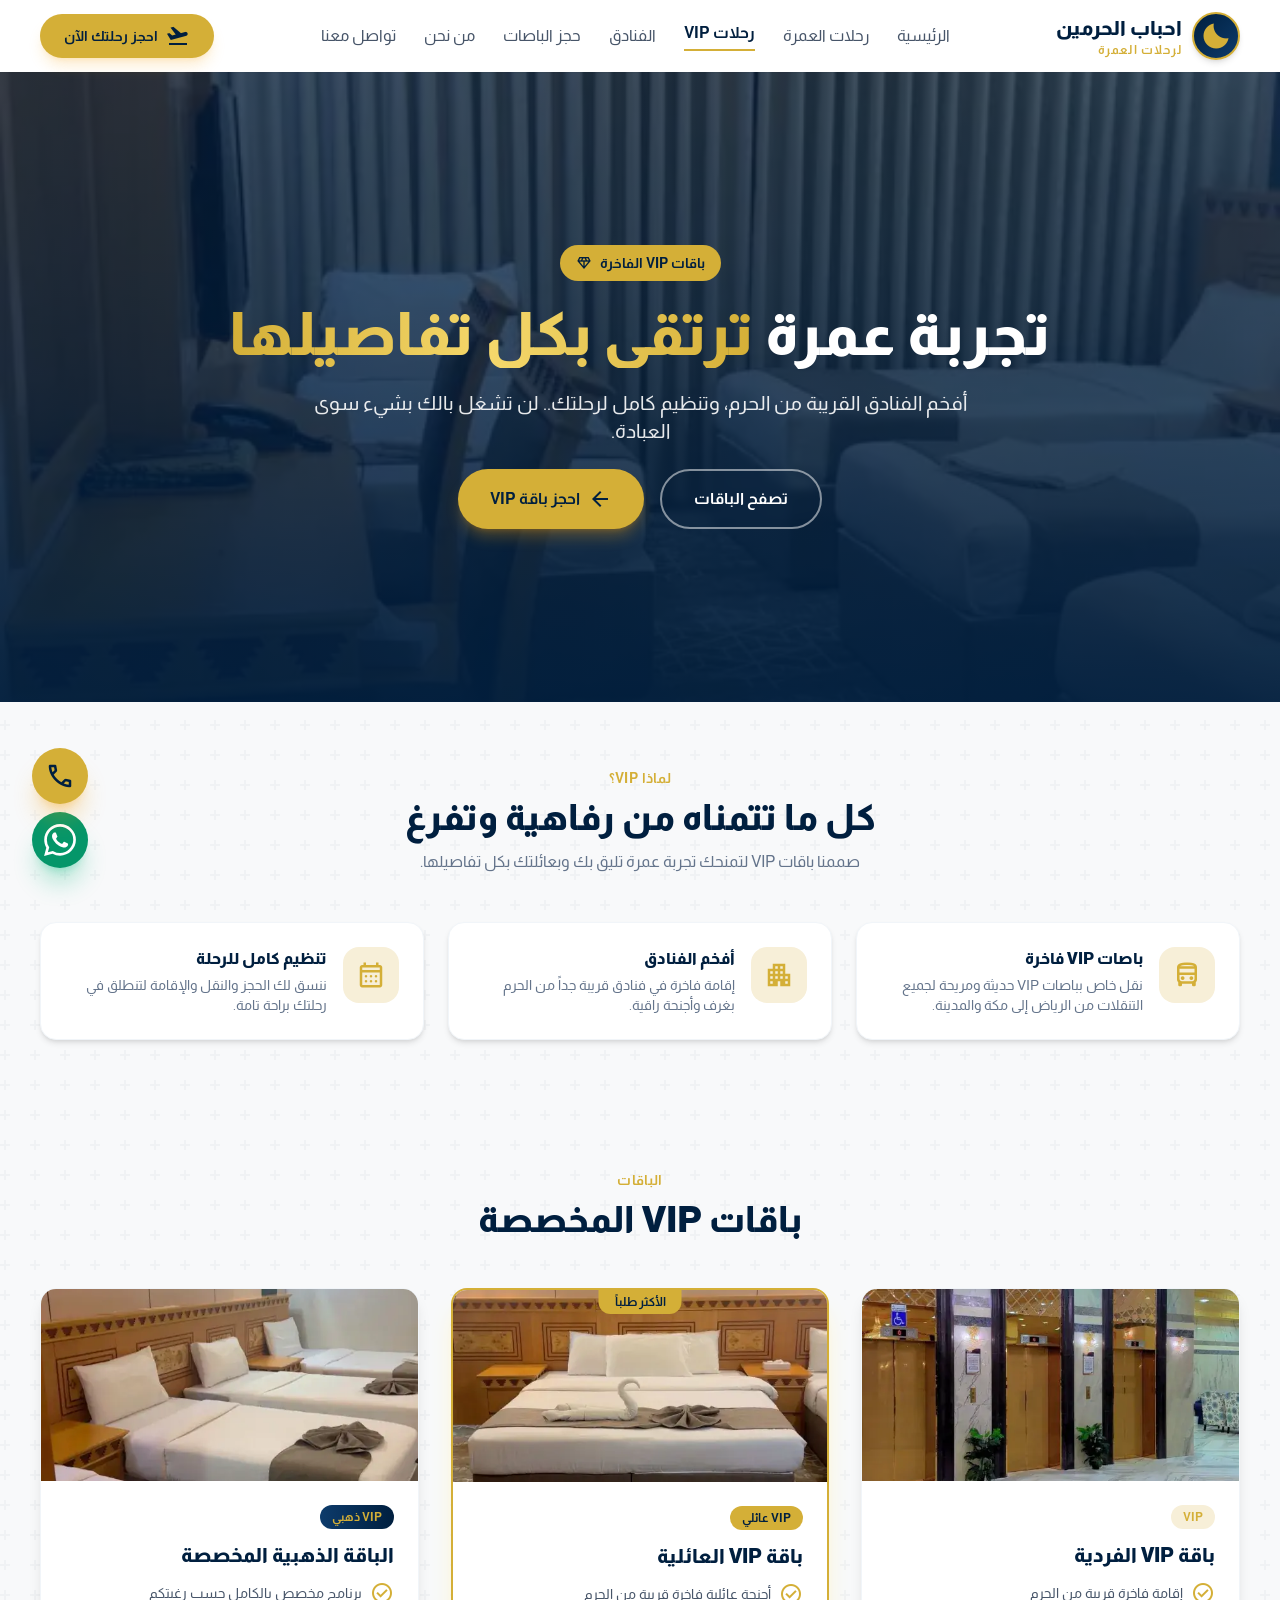
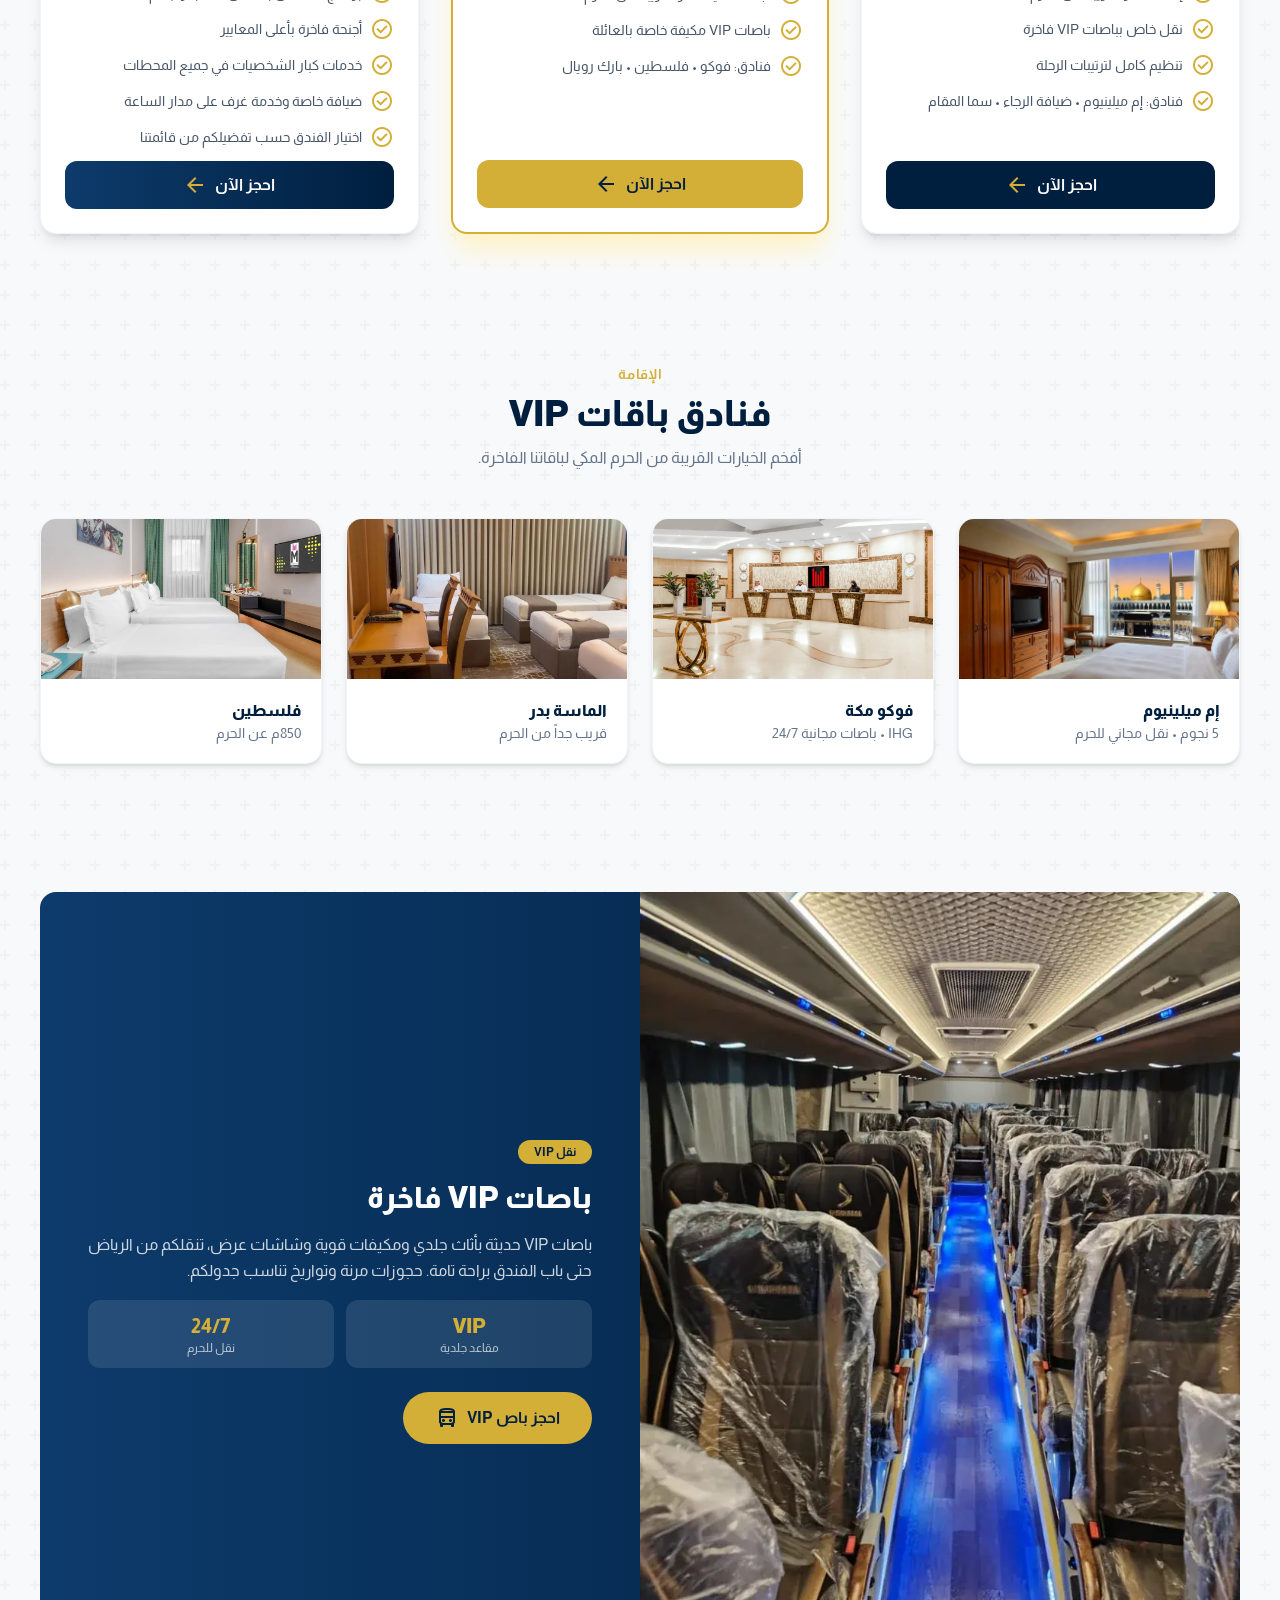
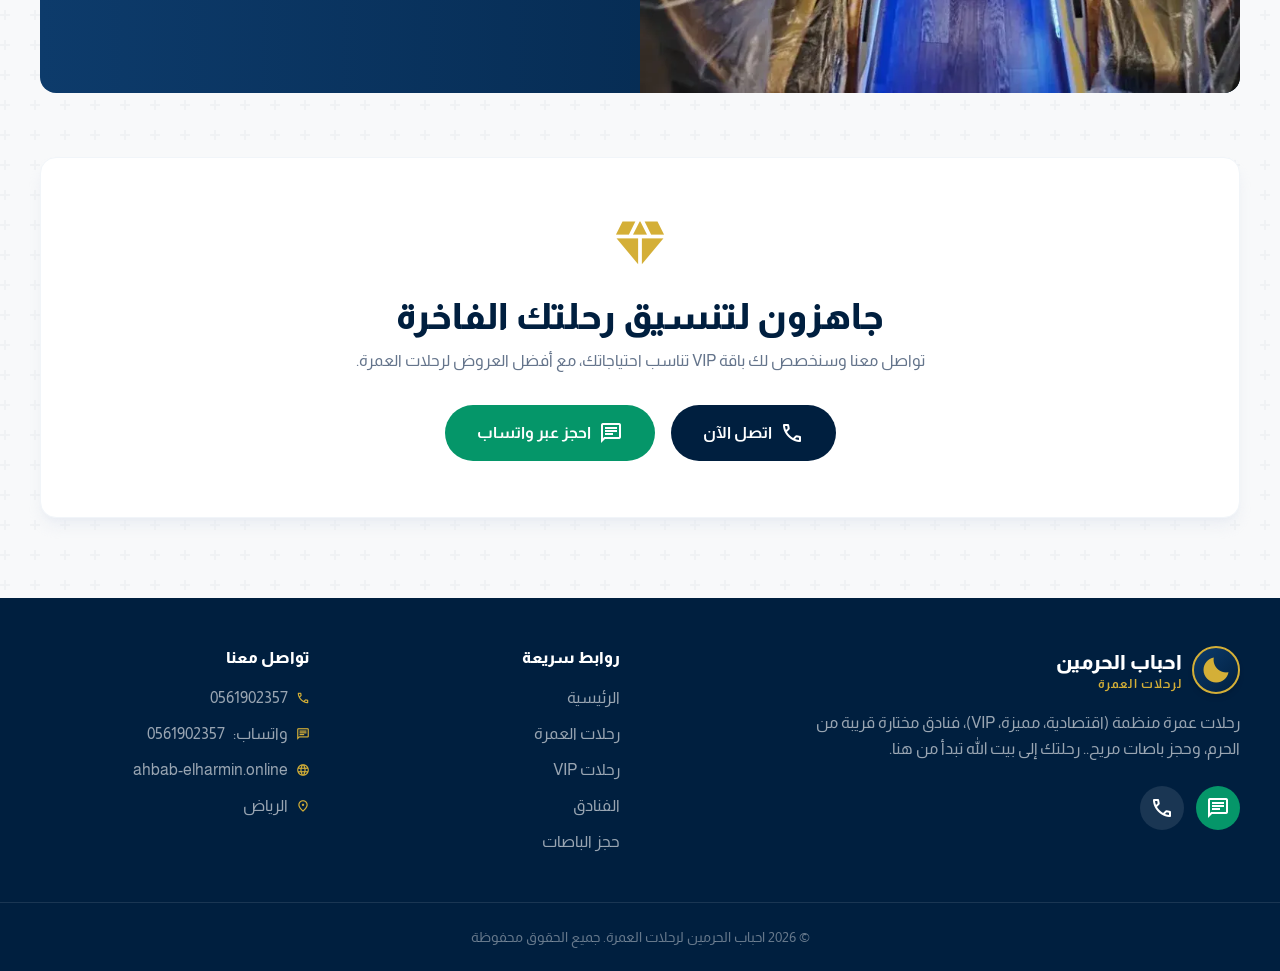
<file: vip.html>
<!DOCTYPE html>
<html dir="rtl" lang="ar">
<head>
<meta charset="utf-8"/>
<meta content="width=device-width, initial-scale=1.0" name="viewport"/>
<script src="assets/tiktok-pixel.js?v=20261106" defer></script>
<title>رحلات VIP - احباب الحرمين لرحلات العمرة</title>
<link href="https://ahbab-elharmin.online/vip" rel="canonical"/>
<link href="favicon.svg" rel="icon" type="image/svg+xml"/>
<meta content="باقات عمرة VIP فاخرة: أفخم الفنادق القريبة من الحرم، وتنظيم كامل لرحلتك." name="description"/>
<meta content="رحلات VIP - احباب الحرمين لرحلات العمرة" property="og:title"/>
<meta content="https://ahbab-elharmin.online/vip" property="og:url"/>
<meta content="website" property="og:type"/>
<meta content="احباب الحرمين لرحلات العمرة" property="og:site_name"/>
<meta content="ar_SA" property="og:locale"/>
<meta content="باقات عمرة VIP فاخرة: أفخم الفنادق القريبة من الحرم، وتنظيم كامل لرحلتك." property="og:description"/>
<meta content="https://ahbab-elharmin.online/assets/og-image.jpg" property="og:image"/>
<meta content="1200" property="og:image:width"/>
<meta content="630" property="og:image:height"/>
<meta content="image/jpeg" property="og:image:type"/>
<meta content="احباب الحرمين لرحلات العمرة - ahbab-elharmin.online" property="og:image:alt"/>
<meta content="https://ahbab-elharmin.online/assets/og-image.jpg" property="og:image:secure_url"/>
<meta content="summary_large_image" name="twitter:card"/>
<meta content="رحلات VIP - احباب الحرمين لرحلات العمرة" name="twitter:title"/>
<meta content="باقات عمرة VIP فاخرة: أفخم الفنادق القريبة من الحرم، وتنظيم كامل لرحلتك." name="twitter:description"/>
<meta content="https://ahbab-elharmin.online/assets/og-image.jpg" name="twitter:image"/>
<link rel="preload" as="image" href="img/hotel/vip1.webp" fetchpriority="high"/>
<link rel="preload" as="font" type="font/woff2" href="assets/fonts/almarai-800-arabic.woff2" crossorigin/>
<link rel="preload" as="font" type="font/woff2" href="assets/fonts/almarai-700-arabic.woff2" crossorigin/>
<link rel="preload" as="font" type="font/woff2" href="assets/fonts/almarai-400-arabic.woff2" crossorigin/>
<link rel="preload" as="font" type="font/woff2" href="assets/fonts/material-symbols.woff2" crossorigin/>
<link href="assets/site.css?v=20261026b" rel="stylesheet"/>
<style>
    body { font-family: 'Almarai', sans-serif; background-color: #F8F9FA; color: #1b1c1c; }
    .islamic-pattern {
      background-image: url("data:image/svg+xml,%3Csvg width='60' height='60' viewBox='0 0 60 60' xmlns='http://www.w3.org/2000/svg'%3E%3Cg fill='none' fill-rule='evenodd'%3E%3Cg fill='%23001F3F' fill-opacity='0.03'%3E%3Cpath d='M36 34v-4h-2v4h-4v2h4v4h2v-4h4v-2h-4zm0-30V0h-2v4h-4v2h4v4h2V6h4V4h-4zM6 34v-4H4v4H0v2h4v4h2v-4h4v-2H6zM6 4V0H4v4H0v2h4v4h2V6h4V4H6z'/%3E%3C/g%3E%3C/g%3E%3C/svg%3E");
    }
    .gold-text { background: linear-gradient(90deg, #D4AF37, #f5d86b, #D4AF37); -webkit-background-clip: text; background-clip: text; color: transparent; }
    html { scroll-behavior: smooth; }
  </style>
</head>
<body class="islamic-pattern antialiased overflow-x-hidden relative">
<!-- Top Navigation -->
<nav class="relative z-50 bg-white shadow-sm">
  <div class="flex justify-between items-center w-full px-4 md:px-10 max-w-7xl mx-auto py-3">
    <a href="/" class="flex items-center gap-2.5 shrink-0 group">
      <span class="relative flex items-center justify-center w-11 h-11 md:w-12 md:h-12 rounded-full bg-gradient-to-br from-brand-navy to-brand-navy-light border-2 border-brand-gold shadow-md group-hover:scale-105 transition-transform">
        <span class="material-symbols-outlined text-brand-gold text-2xl md:text-3xl" style="font-variation-settings:'FILL' 1;">bedtime</span>
      </span>
      <span class="flex flex-col leading-tight">
        <span class="font-extrabold text-lg md:text-xl text-brand-navy">احباب الحرمين</span>
        <span class="text-[11px] md:text-xs font-bold text-brand-gold tracking-widest">لرحلات العمرة</span>
      </span>
    </a>
    <div class="hidden lg:flex gap-7 items-center">
      <a class="text-slate-600 hover:text-brand-navy font-medium transition-colors" href="/">الرئيسية</a>
      <a class="text-slate-600 hover:text-brand-navy font-medium transition-colors" href="/#packages">رحلات العمرة</a>
      <a class="text-brand-navy font-bold border-b-2 border-brand-gold pb-1" href="vip">رحلات VIP</a>
      <a class="text-slate-600 hover:text-brand-navy font-medium transition-colors" href="hotels">الفنادق</a>
      <a class="text-slate-600 hover:text-brand-navy font-medium transition-colors" href="buses">حجز الباصات</a>
      <a class="text-slate-600 hover:text-brand-navy font-medium transition-colors" href="/#about">من نحن</a>
      <a class="text-slate-600 hover:text-brand-navy font-medium transition-colors" href="/#contact">تواصل معنا</a>
    </div>
    <div class="flex items-center gap-3 flex-row-reverse">
      <a href="https://wa.me/966561902357" target="_blank" class="hidden md:flex items-center gap-2 bg-brand-gold text-brand-navy font-bold text-sm px-6 py-2.5 rounded-full hover:bg-yellow-500 transition-all shadow-lg shadow-amber-500/20">
        <span class="material-symbols-outlined">flight_takeoff</span>
        احجز رحلتك الآن
      </a>
      <a href="tel:+966561902357" class="flex md:hidden items-center justify-center w-10 h-10 rounded-full bg-emerald-600 text-white">
        <span class="material-symbols-outlined">call</span>
      </a>
    </div>
  </div>
</nav>

<main>
<!-- VIP Hero -->
<section class="relative w-full min-h-[70vh] flex items-center justify-center">
  <div class="absolute inset-0 bg-cover bg-center" style="background-image:url('img/hotel/vip1.webp')"></div>
  <div class="absolute inset-0 bg-gradient-to-b from-brand-navy/70 via-brand-navy/80 to-brand-navy/95"></div>
  <div class="relative z-20 text-center px-4 md:px-10 max-w-7xl mx-auto py-20 flex flex-col items-center gap-6">
    <span class="px-4 py-1.5 rounded-full bg-brand-gold text-brand-navy font-bold text-sm flex items-center gap-2 flex-row-reverse">
      <span class="material-symbols-outlined text-base">diamond</span>
      باقات VIP الفاخرة
    </span>
    <h1 class="font-extrabold text-4xl md:text-6xl text-white leading-tight">تجربة عمرة <span class="gold-text">ترتقي بكل تفاصيلها</span></h1>
    <p class="text-lg md:text-xl text-white/90 max-w-2xl leading-relaxed">أفخم الفنادق القريبة من الحرم، وتنظيم كامل لرحلتك.. لن تشغل بالك بشيء سوى العبادة.</p>
    <div class="flex flex-col sm:flex-row-reverse gap-4 justify-center">
      <a href="https://wa.me/966561902357?text=%D8%A7%D9%84%D8%B3%D9%84%D8%A7%D9%85%20%D8%B9%D9%84%D9%8A%D9%83%D9%85%2C%20%D8%A3%D8%B1%D8%BA%D8%A8%20%D8%A8%D8%A7%D9%84%D8%AD%D8%AC%D8%B2%20%D8%A8%D8%A7%D9%82%D8%A9%20VIP%20%D9%84%D9%84%D8%B9%D9%85%D8%B1%D8%A9" target="_blank" class="bg-brand-gold text-brand-navy font-bold text-base px-8 py-4 rounded-full hover:bg-yellow-500 transition-all shadow-lg shadow-amber-500/30 flex items-center justify-center gap-2 flex-row-reverse hover:scale-105">
        احجز باقة VIP
        <span class="material-symbols-outlined">arrow_back</span>
      </a>
      <a href="#packages" class="border-2 border-white/50 text-white font-bold text-base px-8 py-4 rounded-full hover:bg-white/10 transition-all backdrop-blur-sm">
        تصفح الباقات
      </a>
    </div>
  </div>
</section>

<!-- What VIP includes -->
<section class="max-w-7xl mx-auto px-4 md:px-10 py-16">
  <div class="text-center mb-12">
    <span class="text-brand-gold font-bold tracking-wide text-sm">لماذا VIP؟</span>
    <h2 class="font-extrabold text-3xl md:text-4xl text-brand-navy mt-2">كل ما تتمناه من رفاهية وتفرغ</h2>
    <p class="text-slate-500 mt-3 max-w-2xl mx-auto">صممنا باقات VIP لتمنحك تجربة عمرة تليق بك وبعائلتك بكل تفاصيلها.</p>
  </div>
  <div class="grid grid-cols-1 sm:grid-cols-2 lg:grid-cols-3 gap-6">
    <div class="bg-white rounded-2xl border border-slate-100 shadow-md p-6 flex gap-4">
      <span class="shrink-0 w-14 h-14 rounded-2xl bg-brand-gold-soft text-brand-gold flex items-center justify-center"><span class="material-symbols-outlined text-3xl">directions_bus</span></span>
      <div>
        <h3 class="font-extrabold text-brand-navy">باصات VIP فاخرة</h3>
        <p class="text-slate-500 text-sm mt-1">نقل خاص بباصات VIP حديثة ومريحة لجميع التنقلات من الرياض إلى مكة والمدينة.</p>
      </div>
    </div>
    <div class="bg-white rounded-2xl border border-slate-100 shadow-md p-6 flex gap-4">
      <span class="shrink-0 w-14 h-14 rounded-2xl bg-brand-gold-soft text-brand-gold flex items-center justify-center"><span class="material-symbols-outlined text-3xl">apartment</span></span>
      <div>
        <h3 class="font-extrabold text-brand-navy">أفخم الفنادق</h3>
        <p class="text-slate-500 text-sm mt-1">إقامة فاخرة في فنادق قريبة جداً من الحرم بغرف وأجنحة راقية.</p>
      </div>
    </div>
    <div class="bg-white rounded-2xl border border-slate-100 shadow-md p-6 flex gap-4">
      <span class="shrink-0 w-14 h-14 rounded-2xl bg-brand-gold-soft text-brand-gold flex items-center justify-center"><span class="material-symbols-outlined text-3xl">calendar_month</span></span>
      <div>
        <h3 class="font-extrabold text-brand-navy">تنظيم كامل للرحلة</h3>
        <p class="text-slate-500 text-sm mt-1">ننسق لك الحجز والنقل والإقامة لتنطلق في رحلتك براحة تامة.</p>
      </div>
    </div>
  </div>
</section>

<!-- VIP Packages -->
<section id="packages" class="max-w-7xl mx-auto px-4 md:px-10 py-16">
  <div class="text-center mb-12">
    <span class="text-brand-gold font-bold tracking-wide text-sm">الباقات</span>
    <h2 class="font-extrabold text-3xl md:text-4xl text-brand-navy mt-2">باقات VIP المخصصة</h2>
  </div>
  <div class="grid grid-cols-1 md:grid-cols-3 gap-8">
    <div class="bg-white rounded-2xl border border-slate-100 shadow-lg overflow-hidden flex flex-col">
      <img src="img/hotel/vip2.webp" alt="باقة VIP الاقتصادية الفاخرة" class="h-48 w-full object-cover" loading="lazy" decoding="async"/>
      <div class="p-6 flex flex-col gap-3 flex-1">
        <span class="self-start bg-brand-gold-soft text-brand-gold text-xs font-bold px-3 py-1 rounded-full">VIP</span>
        <h3 class="font-extrabold text-xl text-brand-navy">باقة VIP الفردية</h3>
        <div class="flex items-center gap-2 text-slate-600 text-sm"><span class="material-symbols-outlined text-brand-gold">check_circle</span>إقامة فاخرة قريبة من الحرم</div>
        <div class="flex items-center gap-2 text-slate-600 text-sm"><span class="material-symbols-outlined text-brand-gold">check_circle</span>نقل خاص بباصات VIP فاخرة</div>
        <div class="flex items-center gap-2 text-slate-600 text-sm"><span class="material-symbols-outlined text-brand-gold">check_circle</span>تنظيم كامل لترتيبات الرحلة</div>
        <div class="flex items-center gap-2 text-slate-600 text-sm"><span class="material-symbols-outlined text-brand-gold">check_circle</span>فنادق: إم ميلينيوم • ضيافة الرجاء • سما المقام</div>
        <a href="https://wa.me/966561902357?text=%D8%A7%D9%84%D8%B3%D9%84%D8%A7%D9%85%20%D8%B9%D9%84%D9%8A%D9%83%D9%85%2C%20%D8%A3%D8%B1%D8%BA%D8%A8%20%D8%A8%D8%AD%D8%AC%D8%B2%20%D8%A8%D8%A7%D9%82%D8%A9%20VIP%20%D8%A7%D9%84%D9%81%D8%B1%D8%AF%D9%8A%D8%A9" target="_blank" class="mt-auto inline-flex items-center justify-center gap-2 bg-brand-navy text-white font-bold py-3 rounded-xl hover:bg-brand-navy-light transition-colors">
          احجز الآن <span class="material-symbols-outlined text-brand-gold">arrow_back</span>
        </a>
      </div>
    </div>
    <div class="bg-white rounded-2xl border-2 border-brand-gold shadow-xl shadow-amber-100 overflow-hidden flex flex-col relative">
      <span class="absolute top-0 left-1/2 -translate-x-1/2 bg-brand-gold text-brand-navy text-xs font-bold px-4 py-1 rounded-b-xl z-10">الأكثر طلباً</span>
      <img src="img/hotel/vip4.webp" alt="باقة VIP العائلية" class="h-48 w-full object-cover" loading="lazy" decoding="async"/>
      <div class="p-6 flex flex-col gap-3 flex-1">
        <span class="self-start bg-brand-gold text-brand-navy text-xs font-bold px-3 py-1 rounded-full">VIP عائلي</span>
        <h3 class="font-extrabold text-xl text-brand-navy">باقة VIP العائلية</h3>
        <div class="flex items-center gap-2 text-slate-600 text-sm"><span class="material-symbols-outlined text-brand-gold">check_circle</span>أجنحة عائلية فاخرة قريبة من الحرم</div>
        <div class="flex items-center gap-2 text-slate-600 text-sm"><span class="material-symbols-outlined text-brand-gold">check_circle</span>باصات VIP مكيفة خاصة بالعائلة</div>
        <div class="flex items-center gap-2 text-slate-600 text-sm"><span class="material-symbols-outlined text-brand-gold">check_circle</span>فنادق: فوكو • فلسطين • بارك رويال</div>
        <a href="https://wa.me/966561902357?text=%D8%A7%D9%84%D8%B3%D9%84%D8%A7%D9%85%20%D8%B9%D9%84%D9%8A%D9%83%D9%85%2C%20%D8%A3%D8%B1%D8%BA%D8%A8%20%D8%A8%D8%AD%D8%AC%D8%B2%20%D8%A8%D8%A7%D9%82%D8%A9%20VIP%20%D8%A7%D9%84%D8%B9%D8%A7%D8%A6%D9%84%D9%8A%D8%A9" target="_blank" class="mt-auto inline-flex items-center justify-center gap-2 bg-brand-gold text-brand-navy font-bold py-3 rounded-xl hover:bg-yellow-500 transition-colors">
          احجز الآن <span class="material-symbols-outlined">arrow_back</span>
        </a>
      </div>
    </div>
    <div class="bg-white rounded-2xl border border-slate-100 shadow-lg overflow-hidden flex flex-col">
      <img src="img/hotel/vip16.webp" alt="باقة VIP الذهبية" class="h-48 w-full object-cover" loading="lazy" decoding="async"/>
      <div class="p-6 flex flex-col gap-3 flex-1">
        <span class="self-start bg-gradient-to-l from-brand-navy to-brand-navy-light text-brand-gold text-xs font-bold px-3 py-1 rounded-full">VIP ذهبي</span>
        <h3 class="font-extrabold text-xl text-brand-navy">الباقة الذهبية المخصصة</h3>
        <div class="flex items-center gap-2 text-slate-600 text-sm"><span class="material-symbols-outlined text-brand-gold">check_circle</span>برنامج مخصص بالكامل حسب رغبتكم</div>
        <div class="flex items-center gap-2 text-slate-600 text-sm"><span class="material-symbols-outlined text-brand-gold">check_circle</span>أجنحة فاخرة بأعلى المعايير</div>
        <div class="flex items-center gap-2 text-slate-600 text-sm"><span class="material-symbols-outlined text-brand-gold">check_circle</span>خدمات كبار الشخصيات في جميع المحطات</div>
        <div class="flex items-center gap-2 text-slate-600 text-sm"><span class="material-symbols-outlined text-brand-gold">check_circle</span>ضيافة خاصة وخدمة غرف على مدار الساعة</div>
        <div class="flex items-center gap-2 text-slate-600 text-sm"><span class="material-symbols-outlined text-brand-gold">check_circle</span>اختيار الفندق حسب تفضيلكم من قائمتنا</div>
        <a href="https://wa.me/966561902357?text=%D8%A7%D9%84%D8%B3%D9%84%D8%A7%D9%85%20%D8%B9%D9%84%D9%8A%D9%83%D9%85%2C%20%D8%A3%D8%B1%D8%BA%D8%A8%20%D8%A8%D8%AD%D8%AC%D8%B2%20%D8%A7%D9%84%D8%A8%D8%A7%D9%82%D8%A9%20%D8%A7%D9%84%D8%B0%D9%87%D8%A8%D9%8A%D8%A9%20VIP" target="_blank" class="mt-auto inline-flex items-center justify-center gap-2 bg-gradient-to-l from-brand-navy to-brand-navy-light text-white font-bold py-3 rounded-xl hover:opacity-90 transition-opacity">
          احجز الآن <span class="material-symbols-outlined text-brand-gold">arrow_back</span>
        </a>
      </div>
    </div>
  </div>
</section>

<!-- VIP Hotels -->
<section class="max-w-7xl mx-auto px-4 md:px-10 py-16">
  <div class="text-center mb-12">
    <span class="text-brand-gold font-bold tracking-wide text-sm">الإقامة</span>
    <h2 class="font-extrabold text-3xl md:text-4xl text-brand-navy mt-2">فنادق باقات VIP</h2>
    <p class="text-slate-500 mt-3">أفخم الخيارات القريبة من الحرم المكي لباقاتنا الفاخرة.</p>
  </div>
  <div class="grid grid-cols-1 sm:grid-cols-2 lg:grid-cols-4 gap-6">
    <a href="hotels" class="group bg-white rounded-2xl border border-slate-100 shadow-md overflow-hidden">
      <img src="img/hotel/hotel-5stars-kaaba-view.webp" alt="فندق إم ميلينيوم" class="h-40 w-full object-cover group-hover:scale-105 transition-transform duration-500" loading="lazy" decoding="async"/>
      <div class="p-5">
        <h3 class="font-extrabold text-brand-navy">إم ميلينيوم</h3>
        <p class="text-slate-500 text-sm">5 نجوم • نقل مجاني للحرم</p>
      </div>
    </a>
    <a href="hotels" class="group bg-white rounded-2xl border border-slate-100 shadow-md overflow-hidden">
      <img src="img/hotel/h7.webp" alt="فندق فوكو مكة" class="h-40 w-full object-cover group-hover:scale-105 transition-transform duration-500" loading="lazy" decoding="async"/>
      <div class="p-5">
        <h3 class="font-extrabold text-brand-navy">فوكو مكة</h3>
        <p class="text-slate-500 text-sm">IHG • باصات مجانية 24/7</p>
      </div>
    </a>
    <a href="hotels" class="group bg-white rounded-2xl border border-slate-100 shadow-md overflow-hidden">
      <img src="img/hotel/h11.webp" alt="فندق الماسة بدر" class="h-40 w-full object-cover group-hover:scale-105 transition-transform duration-500" loading="lazy" decoding="async"/>
      <div class="p-5">
        <h3 class="font-extrabold text-brand-navy">الماسة بدر</h3>
        <p class="text-slate-500 text-sm">قريب جداً من الحرم</p>
      </div>
    </a>
    <a href="hotels" class="group bg-white rounded-2xl border border-slate-100 shadow-md overflow-hidden">
      <img src="img/hotel/h10.webp" alt="فندق فلسطين" class="h-40 w-full object-cover group-hover:scale-105 transition-transform duration-500" loading="lazy" decoding="async"/>
      <div class="p-5">
        <h3 class="font-extrabold text-brand-navy">فلسطين</h3>
        <p class="text-slate-500 text-sm">850م عن الحرم</p>
      </div>
    </a>
  </div>
</section>

<!-- VIP Bus -->
<section class="max-w-7xl mx-auto px-4 md:px-10 py-16">
  <div class="bg-gradient-to-l from-brand-navy to-brand-navy-light rounded-2xl overflow-hidden grid grid-cols-1 md:grid-cols-2">
    <img src="img/bus/busvip1.webp" alt="باص VIP" class="h-64 md:h-full w-full object-cover" loading="lazy" decoding="async"/>
    <div class="p-8 md:p-12 flex flex-col justify-center gap-4">
      <span class="self-start bg-brand-gold text-brand-navy text-xs font-bold px-4 py-1 rounded-full">نقل VIP</span>
      <h2 class="text-white font-extrabold text-2xl md:text-3xl">باصات VIP فاخرة</h2>
      <p class="text-white/80 leading-relaxed">باصات VIP حديثة بأثاث جلدي ومكيفات قوية وشاشات عرض، تنقلكم من الرياض حتى باب الفندق براحة تامة. حجوزات مرنة وتواريخ تناسب جدولكم.</p>
      <div class="grid grid-cols-2 gap-3">
        <div class="bg-white/10 rounded-xl p-3 text-center"><div class="text-brand-gold font-extrabold text-xl">VIP</div><div class="text-white/70 text-xs">مقاعد جلدية</div></div>
        <div class="bg-white/10 rounded-xl p-3 text-center"><div class="text-brand-gold font-extrabold text-xl">24/7</div><div class="text-white/70 text-xs">نقل للحرم</div></div>
      </div>
      <a href="buses" class="self-start inline-flex items-center gap-2 bg-brand-gold text-brand-navy font-bold px-8 py-3.5 rounded-full hover:bg-yellow-500 transition-colors mt-2">
        احجز باص VIP
        <span class="material-symbols-outlined">directions_bus</span>
      </a>
    </div>
  </div>
</section>

<!-- CTA -->
<section class="max-w-7xl mx-auto px-4 md:px-10 pb-20">
  <div class="text-center bg-white rounded-2xl border border-slate-100 shadow-lg shadow-slate-200/60 p-10 md:p-14">
    <span class="material-symbols-outlined text-brand-gold text-6xl" style="font-variation-settings:'FILL' 1;">diamond</span>
    <h2 class="font-extrabold text-2xl md:text-4xl text-brand-navy mt-4">جاهزون لتنسيق رحلتك الفاخرة</h2>
    <p class="text-slate-500 mt-3 max-w-xl mx-auto">تواصل معنا وسنخصص لك باقة VIP تناسب احتياجاتك، مع أفضل العروض لرحلات العمرة.</p>
    <div class="flex flex-col sm:flex-row-reverse gap-4 justify-center mt-8">
      <a href="https://wa.me/966561902357" target="_blank" class="inline-flex items-center justify-center gap-2 bg-emerald-600 text-white font-bold px-8 py-4 rounded-full hover:bg-emerald-700 transition-colors">
        <span class="material-symbols-outlined">chat</span>
        احجز عبر واتساب
      </a>
      <a href="tel:+966561902357" class="inline-flex items-center justify-center gap-2 bg-brand-navy text-white font-bold px-8 py-4 rounded-full hover:bg-brand-navy-light transition-colors">
        <span class="material-symbols-outlined">call</span>
        اتصل الآن
      </a>
    </div>
  </div>
</section>
</main>

<!-- Footer -->
<footer class="bg-brand-navy">
  <div class="max-w-7xl mx-auto px-4 md:px-10 py-12 grid grid-cols-1 md:grid-cols-4 gap-10">
    <div class="md:col-span-2">
      <a href="/" class="flex items-center gap-2.5 group">
        <span class="relative flex items-center justify-center w-12 h-12 rounded-full bg-gradient-to-br from-brand-navy-light to-brand-navy border-2 border-brand-gold shadow-md">
          <span class="material-symbols-outlined text-brand-gold text-3xl" style="font-variation-settings:'FILL' 1;">bedtime</span>
        </span>
        <span class="flex flex-col leading-tight">
          <span class="font-extrabold text-xl text-white">احباب الحرمين</span>
          <span class="text-xs font-bold text-brand-gold tracking-widest">لرحلات العمرة</span>
        </span>
      </a>
      <p class="text-white/60 mt-4 leading-relaxed max-w-md">رحلات عمرة منظمة (اقتصادية، مميزة، VIP)، فنادق مختارة قريبة من الحرم، وحجز باصات مريح.. رحلتك إلى بيت الله تبدأ من هنا.</p>
      <div class="flex items-center gap-3 mt-6">
        <a href="https://wa.me/966561902357" target="_blank" class="w-11 h-11 rounded-full bg-emerald-600 text-white flex items-center justify-center hover:bg-emerald-700 transition-colors"><span class="material-symbols-outlined">chat</span></a>
        <a href="tel:+966561902357" class="w-11 h-11 rounded-full bg-white/10 text-white flex items-center justify-center hover:bg-white/20 transition-colors"><span class="material-symbols-outlined">call</span></a>
      </div>
    </div>
    <div>
      <h4 class="text-white font-extrabold mb-4">روابط سريعة</h4>
      <div class="flex flex-col gap-3 text-white/60">
        <a href="/" class="hover:text-brand-gold transition-colors">الرئيسية</a>
        <a href="/#packages" class="hover:text-brand-gold transition-colors">رحلات العمرة</a>
        <a href="vip" class="hover:text-brand-gold transition-colors">رحلات VIP</a>
        <a href="hotels" class="hover:text-brand-gold transition-colors">الفنادق</a>
        <a href="buses" class="hover:text-brand-gold transition-colors">حجز الباصات</a>
      </div>
    </div>
    <div>
      <h4 class="text-white font-extrabold mb-4">تواصل معنا</h4>
      <div class="flex flex-col gap-3 text-white/60">
        <span class="flex items-center gap-2"><span class="material-symbols-outlined text-brand-gold text-sm">call</span><span dir="ltr">0561902357</span></span>
        <span class="flex items-center gap-2"><span class="material-symbols-outlined text-brand-gold text-sm">chat</span>واتساب: <span dir="ltr">0561902357</span></span>
        <span class="flex items-center gap-2"><span class="material-symbols-outlined text-brand-gold text-sm">language</span>ahbab-elharmin.online</span>
        <span class="flex items-center gap-2"><span class="material-symbols-outlined text-brand-gold text-sm">location_on</span>الرياض</span>
      </div>
    </div>
  </div>
  <div class="border-t border-white/10 py-6 text-center text-white/40 text-sm">© 2026 احباب الحرمين لرحلات العمرة. جميع الحقوق محفوظة</div>
</footer>

<!-- Mobile bottom bar -->
<div class="fixed bottom-0 left-0 w-full z-40 md:hidden bg-white/95 backdrop-blur-sm border-t border-slate-200 shadow-lg">
  <div class="flex items-center justify-around py-2.5 px-2">
    <a href="/" class="flex flex-col items-center text-[10px] font-bold text-slate-500"><span class="material-symbols-outlined">home</span>الرئيسية</a>
    <a href="vip" class="flex flex-col items-center text-[10px] font-bold text-brand-navy"><span class="material-symbols-outlined">diamond</span>VIP</a>
    <a href="hotels" class="flex flex-col items-center text-[10px] font-bold text-slate-500"><span class="material-symbols-outlined">apartment</span>الفنادق</a>
    <a href="buses" class="flex flex-col items-center text-[10px] font-bold text-slate-500"><span class="material-symbols-outlined">directions_bus</span>الباصات</a>
    <a href="tel:+966561902357" class="flex flex-col items-center text-[10px] font-bold text-emerald-600"><span class="material-symbols-outlined">call</span>اتصال</a>
  </div>
</div>

<!-- Fixed Call + WhatsApp buttons -->
<a href="https://wa.me/966561902357?text=%D8%A7%D9%84%D8%B3%D9%84%D8%A7%D9%85%20%D8%B9%D9%84%D9%8A%D9%83%D9%85%2C%20%D8%A3%D8%B1%D8%BA%D8%A8%20%D8%A8%D8%A7%D9%84%D8%A7%D8%B3%D8%AA%D9%81%D8%B3%D8%A7%D8%B1%20%D8%B9%D9%86%20%D8%B1%D8%AD%D9%84%D8%A7%D8%AA%20%D8%A7%D9%84%D8%B9%D9%85%D8%B1%D8%A9" target="_blank" aria-label="واتساب"
  class="fixed bottom-24 md:bottom-8 left-4 md:left-8 z-50 bg-emerald-600 hover:bg-emerald-700 text-white w-14 h-14 rounded-full shadow-xl shadow-emerald-500/30 flex items-center justify-center hover:scale-110 transition-transform">
  <svg viewBox="0 0 24 24" fill="currentColor" xmlns="http://www.w3.org/2000/svg" class="w-8 h-8" aria-hidden="true">
    <path d="M17.472 14.382c-.297-.149-1.758-.867-2.03-.967-.273-.099-.471-.148-.67.15-.197.297-.767.966-.94 1.164-.173.199-.347.223-.644.075-.297-.15-1.255-.463-2.39-1.475-.883-.788-1.48-1.761-1.653-2.059-.173-.297-.018-.458.13-.606.134-.133.298-.347.446-.52.149-.174.198-.298.298-.497.099-.198.05-.371-.025-.52-.075-.149-.669-1.612-.916-2.207-.242-.579-.487-.5-.669-.51-.173-.008-.371-.01-.57-.01-.198 0-.52.074-.792.372-.272.297-1.04 1.016-1.04 2.479 0 1.462 1.065 2.875 1.213 3.074.149.198 2.096 3.2 5.077 4.487.709.306 1.262.489 1.694.625.712.227 1.36.195 1.871.118.571-.085 1.758-.719 2.006-1.413.248-.694.248-1.289.173-1.413-.074-.124-.272-.198-.57-.347m-5.421 7.403h-.004a9.87 9.87 0 01-5.031-1.378l-.361-.214-3.741.982.998-3.648-.235-.374a9.86 9.86 0 01-1.51-5.26c.001-5.45 4.436-9.884 9.888-9.884 2.64 0 5.122 1.03 6.988 2.898a9.825 9.825 0 012.893 6.994c-.003 5.45-4.437 9.884-9.885 9.884m8.413-18.297A11.815 11.815 0 0012.05 0C5.495 0 .16 5.335.157 11.892c0 2.096.547 4.142 1.588 5.945L.057 24l6.305-1.654a11.882 11.882 0 005.683 1.448h.005c6.554 0 11.89-5.335 11.893-11.893a11.821 11.821 0 00-3.48-8.413z"/>
  </svg>
</a>
<a href="tel:+966561902357" aria-label="اتصال"
  class="fixed bottom-40 md:bottom-24 left-4 md:left-8 z-50 bg-brand-gold hover:bg-yellow-500 text-brand-navy w-14 h-14 rounded-full shadow-xl shadow-amber-500/30 flex items-center justify-center hover:scale-110 transition-transform">
  <span class="material-symbols-outlined text-3xl">call</span>
</a>
</body>
</html>
</file>
<file: assets/site.css>
@font-face{font-family:'Almarai';font-style:normal;font-weight:400;font-display:swap;src:url(fonts/almarai-400-arabic.woff2) format('woff2');unicode-range:U+0600-06FF,U+0750-077F,U+0870-0891,U+0897-08E1,U+08E3-08FF,U+200C-200E,U+2010-2011,U+204F,U+2E41,U+FB50-FDFF,U+FE70-FE74,U+FE76-FEFC,U+102E0-102FB,U+10E60-10E7E,U+10EC2-10EC7,U+10EC9-10EEE,U+10EF0-10EFF,U+1EE00-1EE03,U+1EE05-1EE1F,U+1EE21-1EE22,U+1EE24,U+1EE27,U+1EE29-1EE32,U+1EE34-1EE37,U+1EE39,U+1EE3B,U+1EE42,U+1EE47,U+1EE49,U+1EE4B,U+1EE4D-1EE4F,U+1EE51-1EE52,U+1EE54,U+1EE57,U+1EE59,U+1EE5B,U+1EE5D,U+1EE5F,U+1EE61-1EE62,U+1EE64,U+1EE67-1EE6A,U+1EE6C-1EE72,U+1EE74-1EE77,U+1EE79-1EE7C,U+1EE7E,U+1EE80-1EE89,U+1EE8B-1EE9B,U+1EEA1-1EEA3,U+1EEA5-1EEA9,U+1EEAB-1EEBB,U+1EEF0-1EEF1;}@font-face{font-family:'Almarai';font-style:normal;font-weight:400;font-display:swap;src:url(fonts/almarai-400-latin.woff2) format('woff2');unicode-range:U+0000-00FF,U+0131,U+0152-0153,U+02BB-02BC,U+02C6,U+02DA,U+02DC,U+0304,U+0308,U+0329,U+2000-206F,U+20AC,U+2122,U+2191,U+2193,U+2212,U+2215,U+FEFF,U+FFFD;}@font-face{font-family:'Almarai';font-style:normal;font-weight:700;font-display:swap;src:url(fonts/almarai-700-arabic.woff2) format('woff2');unicode-range:U+0600-06FF,U+0750-077F,U+0870-0891,U+0897-08E1,U+08E3-08FF,U+200C-200E,U+2010-2011,U+204F,U+2E41,U+FB50-FDFF,U+FE70-FE74,U+FE76-FEFC,U+102E0-102FB,U+10E60-10E7E,U+10EC2-10EC7,U+10EC9-10EEE,U+10EF0-10EFF,U+1EE00-1EE03,U+1EE05-1EE1F,U+1EE21-1EE22,U+1EE24,U+1EE27,U+1EE29-1EE32,U+1EE34-1EE37,U+1EE39,U+1EE3B,U+1EE42,U+1EE47,U+1EE49,U+1EE4B,U+1EE4D-1EE4F,U+1EE51-1EE52,U+1EE54,U+1EE57,U+1EE59,U+1EE5B,U+1EE5D,U+1EE5F,U+1EE61-1EE62,U+1EE64,U+1EE67-1EE6A,U+1EE6C-1EE72,U+1EE74-1EE77,U+1EE79-1EE7C,U+1EE7E,U+1EE80-1EE89,U+1EE8B-1EE9B,U+1EEA1-1EEA3,U+1EEA5-1EEA9,U+1EEAB-1EEBB,U+1EEF0-1EEF1;}@font-face{font-family:'Almarai';font-style:normal;font-weight:700;font-display:swap;src:url(fonts/almarai-700-latin.woff2) format('woff2');unicode-range:U+0000-00FF,U+0131,U+0152-0153,U+02BB-02BC,U+02C6,U+02DA,U+02DC,U+0304,U+0308,U+0329,U+2000-206F,U+20AC,U+2122,U+2191,U+2193,U+2212,U+2215,U+FEFF,U+FFFD;}@font-face{font-family:'Almarai';font-style:normal;font-weight:800;font-display:swap;src:url(fonts/almarai-800-arabic.woff2) format('woff2');unicode-range:U+0600-06FF,U+0750-077F,U+0870-0891,U+0897-08E1,U+08E3-08FF,U+200C-200E,U+2010-2011,U+204F,U+2E41,U+FB50-FDFF,U+FE70-FE74,U+FE76-FEFC,U+102E0-102FB,U+10E60-10E7E,U+10EC2-10EC7,U+10EC9-10EEE,U+10EF0-10EFF,U+1EE00-1EE03,U+1EE05-1EE1F,U+1EE21-1EE22,U+1EE24,U+1EE27,U+1EE29-1EE32,U+1EE34-1EE37,U+1EE39,U+1EE3B,U+1EE42,U+1EE47,U+1EE49,U+1EE4B,U+1EE4D-1EE4F,U+1EE51-1EE52,U+1EE54,U+1EE57,U+1EE59,U+1EE5B,U+1EE5D,U+1EE5F,U+1EE61-1EE62,U+1EE64,U+1EE67-1EE6A,U+1EE6C-1EE72,U+1EE74-1EE77,U+1EE79-1EE7C,U+1EE7E,U+1EE80-1EE89,U+1EE8B-1EE9B,U+1EEA1-1EEA3,U+1EEA5-1EEA9,U+1EEAB-1EEBB,U+1EEF0-1EEF1;}@font-face{font-family:'Almarai';font-style:normal;font-weight:800;font-display:swap;src:url(fonts/almarai-800-latin.woff2) format('woff2');unicode-range:U+0000-00FF,U+0131,U+0152-0153,U+02BB-02BC,U+02C6,U+02DA,U+02DC,U+0304,U+0308,U+0329,U+2000-206F,U+20AC,U+2122,U+2191,U+2193,U+2212,U+2215,U+FEFF,U+FFFD;}@font-face{font-family:'Material Symbols Outlined';font-style:normal;font-weight:100 700;font-display:block;src:url(fonts/material-symbols.woff2) format('woff2');}.material-symbols-outlined{font-family:'Material Symbols Outlined';font-weight:normal;font-style:normal;font-size:24px;line-height:1;letter-spacing:normal;text-transform:none;display:inline-block;white-space:nowrap;word-wrap:normal;direction:ltr;-webkit-font-feature-settings:'liga';-webkit-font-smoothing:antialiased;}
*,:after,:before{--tw-border-spacing-x:0;--tw-border-spacing-y:0;--tw-translate-x:0;--tw-translate-y:0;--tw-rotate:0;--tw-skew-x:0;--tw-skew-y:0;--tw-scale-x:1;--tw-scale-y:1;--tw-pan-x: ;--tw-pan-y: ;--tw-pinch-zoom: ;--tw-scroll-snap-strictness:proximity;--tw-gradient-from-position: ;--tw-gradient-via-position: ;--tw-gradient-to-position: ;--tw-ordinal: ;--tw-slashed-zero: ;--tw-numeric-figure: ;--tw-numeric-spacing: ;--tw-numeric-fraction: ;--tw-ring-inset: ;--tw-ring-offset-width:0px;--tw-ring-offset-color:#fff;--tw-ring-color:rgba(59,130,246,.5);--tw-ring-offset-shadow:0 0 #0000;--tw-ring-shadow:0 0 #0000;--tw-shadow:0 0 #0000;--tw-shadow-colored:0 0 #0000;--tw-blur: ;--tw-brightness: ;--tw-contrast: ;--tw-grayscale: ;--tw-hue-rotate: ;--tw-invert: ;--tw-saturate: ;--tw-sepia: ;--tw-drop-shadow: ;--tw-backdrop-blur: ;--tw-backdrop-brightness: ;--tw-backdrop-contrast: ;--tw-backdrop-grayscale: ;--tw-backdrop-hue-rotate: ;--tw-backdrop-invert: ;--tw-backdrop-opacity: ;--tw-backdrop-saturate: ;--tw-backdrop-sepia: ;--tw-contain-size: ;--tw-contain-layout: ;--tw-contain-paint: ;--tw-contain-style: }::backdrop{--tw-border-spacing-x:0;--tw-border-spacing-y:0;--tw-translate-x:0;--tw-translate-y:0;--tw-rotate:0;--tw-skew-x:0;--tw-skew-y:0;--tw-scale-x:1;--tw-scale-y:1;--tw-pan-x: ;--tw-pan-y: ;--tw-pinch-zoom: ;--tw-scroll-snap-strictness:proximity;--tw-gradient-from-position: ;--tw-gradient-via-position: ;--tw-gradient-to-position: ;--tw-ordinal: ;--tw-slashed-zero: ;--tw-numeric-figure: ;--tw-numeric-spacing: ;--tw-numeric-fraction: ;--tw-ring-inset: ;--tw-ring-offset-width:0px;--tw-ring-offset-color:#fff;--tw-ring-color:rgba(59,130,246,.5);--tw-ring-offset-shadow:0 0 #0000;--tw-ring-shadow:0 0 #0000;--tw-shadow:0 0 #0000;--tw-shadow-colored:0 0 #0000;--tw-blur: ;--tw-brightness: ;--tw-contrast: ;--tw-grayscale: ;--tw-hue-rotate: ;--tw-invert: ;--tw-saturate: ;--tw-sepia: ;--tw-drop-shadow: ;--tw-backdrop-blur: ;--tw-backdrop-brightness: ;--tw-backdrop-contrast: ;--tw-backdrop-grayscale: ;--tw-backdrop-hue-rotate: ;--tw-backdrop-invert: ;--tw-backdrop-opacity: ;--tw-backdrop-saturate: ;--tw-backdrop-sepia: ;--tw-contain-size: ;--tw-contain-layout: ;--tw-contain-paint: ;--tw-contain-style: }/*! tailwindcss v3.4.17 | MIT License | https://tailwindcss.com*/*,:after,:before{box-sizing:border-box;border:0 solid #e5e7eb}:after,:before{--tw-content:""}:host,html{line-height:1.5;-webkit-text-size-adjust:100%;-moz-tab-size:4;-o-tab-size:4;tab-size:4;font-family:ui-sans-serif,system-ui,sans-serif,Apple Color Emoji,Segoe UI Emoji,Segoe UI Symbol,Noto Color Emoji;font-feature-settings:normal;font-variation-settings:normal;-webkit-tap-highlight-color:transparent}body{margin:0;line-height:inherit}hr{height:0;color:inherit;border-top-width:1px}abbr:where([title]){-webkit-text-decoration:underline dotted;text-decoration:underline dotted}h1,h2,h3,h4,h5,h6{font-size:inherit;font-weight:inherit}a{color:inherit;text-decoration:inherit}b,strong{font-weight:bolder}code,kbd,pre,samp{font-family:ui-monospace,SFMono-Regular,Menlo,Monaco,Consolas,Liberation Mono,Courier New,monospace;font-feature-settings:normal;font-variation-settings:normal;font-size:1em}small{font-size:80%}sub,sup{font-size:75%;line-height:0;position:relative;vertical-align:baseline}sub{bottom:-.25em}sup{top:-.5em}table{text-indent:0;border-color:inherit;border-collapse:collapse}button,input,optgroup,select,textarea{font-family:inherit;font-feature-settings:inherit;font-variation-settings:inherit;font-size:100%;font-weight:inherit;line-height:inherit;letter-spacing:inherit;color:inherit;margin:0;padding:0}button,select{text-transform:none}button,input:where([type=button]),input:where([type=reset]),input:where([type=submit]){-webkit-appearance:button;background-color:transparent;background-image:none}:-moz-focusring{outline:auto}:-moz-ui-invalid{box-shadow:none}progress{vertical-align:baseline}::-webkit-inner-spin-button,::-webkit-outer-spin-button{height:auto}[type=search]{-webkit-appearance:textfield;outline-offset:-2px}::-webkit-search-decoration{-webkit-appearance:none}::-webkit-file-upload-button{-webkit-appearance:button;font:inherit}summary{display:list-item}blockquote,dd,dl,figure,h1,h2,h3,h4,h5,h6,hr,p,pre{margin:0}fieldset{margin:0}fieldset,legend{padding:0}menu,ol,ul{list-style:none;margin:0;padding:0}dialog{padding:0}textarea{resize:vertical}input::-moz-placeholder,textarea::-moz-placeholder{opacity:1;color:#9ca3af}input::placeholder,textarea::placeholder{opacity:1;color:#9ca3af}[role=button],button{cursor:pointer}:disabled{cursor:default}audio,canvas,embed,iframe,img,object,svg,video{display:block;vertical-align:middle}img,video{max-width:100%;height:auto}[hidden]:where(:not([hidden=until-found])){display:none}[multiple],[type=date],[type=datetime-local],[type=email],[type=month],[type=number],[type=password],[type=search],[type=tel],[type=text],[type=time],[type=url],[type=week],input:where(:not([type])),select,textarea{-webkit-appearance:none;-moz-appearance:none;appearance:none;background-color:#fff;border-color:#6b7280;border-width:1px;border-radius:0;padding:.5rem .75rem;font-size:1rem;line-height:1.5rem;--tw-shadow:0 0 #0000}[multiple]:focus,[type=date]:focus,[type=datetime-local]:focus,[type=email]:focus,[type=month]:focus,[type=number]:focus,[type=password]:focus,[type=search]:focus,[type=tel]:focus,[type=text]:focus,[type=time]:focus,[type=url]:focus,[type=week]:focus,input:where(:not([type])):focus,select:focus,textarea:focus{outline:2px solid transparent;outline-offset:2px;--tw-ring-inset:var(--tw-empty,/*!*/ /*!*/);--tw-ring-offset-width:0px;--tw-ring-offset-color:#fff;--tw-ring-color:#2563eb;--tw-ring-offset-shadow:var(--tw-ring-inset) 0 0 0 var(--tw-ring-offset-width) var(--tw-ring-offset-color);--tw-ring-shadow:var(--tw-ring-inset) 0 0 0 calc(1px + var(--tw-ring-offset-width)) var(--tw-ring-color);box-shadow:var(--tw-ring-offset-shadow),var(--tw-ring-shadow),var(--tw-shadow);border-color:#2563eb}input::-moz-placeholder,textarea::-moz-placeholder{color:#6b7280;opacity:1}input::placeholder,textarea::placeholder{color:#6b7280;opacity:1}::-webkit-datetime-edit-fields-wrapper{padding:0}::-webkit-date-and-time-value{min-height:1.5em;text-align:inherit}::-webkit-datetime-edit{display:inline-flex}::-webkit-datetime-edit,::-webkit-datetime-edit-day-field,::-webkit-datetime-edit-hour-field,::-webkit-datetime-edit-meridiem-field,::-webkit-datetime-edit-millisecond-field,::-webkit-datetime-edit-minute-field,::-webkit-datetime-edit-month-field,::-webkit-datetime-edit-second-field,::-webkit-datetime-edit-year-field{padding-top:0;padding-bottom:0}select{background-image:url("data:image/svg+xml;charset=utf-8,%3Csvg xmlns='http://www.w3.org/2000/svg' fill='none' viewBox='0 0 20 20'%3E%3Cpath stroke='%236b7280' stroke-linecap='round' stroke-linejoin='round' stroke-width='1.5' d='m6 8 4 4 4-4'/%3E%3C/svg%3E");background-position:right .5rem center;background-repeat:no-repeat;background-size:1.5em 1.5em;padding-right:2.5rem;-webkit-print-color-adjust:exact;print-color-adjust:exact}[multiple],[size]:where(select:not([size="1"])){background-image:none;background-position:0 0;background-repeat:unset;background-size:initial;padding-right:.75rem;-webkit-print-color-adjust:unset;print-color-adjust:unset}[type=checkbox],[type=radio]{-webkit-appearance:none;-moz-appearance:none;appearance:none;padding:0;-webkit-print-color-adjust:exact;print-color-adjust:exact;display:inline-block;vertical-align:middle;background-origin:border-box;-webkit-user-select:none;-moz-user-select:none;user-select:none;flex-shrink:0;height:1rem;width:1rem;color:#2563eb;background-color:#fff;border-color:#6b7280;border-width:1px;--tw-shadow:0 0 #0000}[type=checkbox]{border-radius:0}[type=radio]{border-radius:100%}[type=checkbox]:focus,[type=radio]:focus{outline:2px solid transparent;outline-offset:2px;--tw-ring-inset:var(--tw-empty,/*!*/ /*!*/);--tw-ring-offset-width:2px;--tw-ring-offset-color:#fff;--tw-ring-color:#2563eb;--tw-ring-offset-shadow:var(--tw-ring-inset) 0 0 0 var(--tw-ring-offset-width) var(--tw-ring-offset-color);--tw-ring-shadow:var(--tw-ring-inset) 0 0 0 calc(2px + var(--tw-ring-offset-width)) var(--tw-ring-color);box-shadow:var(--tw-ring-offset-shadow),var(--tw-ring-shadow),var(--tw-shadow)}[type=checkbox]:checked,[type=radio]:checked{border-color:transparent;background-color:currentColor;background-size:100% 100%;background-position:50%;background-repeat:no-repeat}[type=checkbox]:checked{background-image:url("data:image/svg+xml;charset=utf-8,%3Csvg xmlns='http://www.w3.org/2000/svg' fill='%23fff' viewBox='0 0 16 16'%3E%3Cpath d='M12.207 4.793a1 1 0 0 1 0 1.414l-5 5a1 1 0 0 1-1.414 0l-2-2a1 1 0 0 1 1.414-1.414L6.5 9.086l4.293-4.293a1 1 0 0 1 1.414 0'/%3E%3C/svg%3E")}@media (forced-colors:active) {[type=checkbox]:checked{-webkit-appearance:auto;-moz-appearance:auto;appearance:auto}}[type=radio]:checked{background-image:url("data:image/svg+xml;charset=utf-8,%3Csvg xmlns='http://www.w3.org/2000/svg' fill='%23fff' viewBox='0 0 16 16'%3E%3Ccircle cx='8' cy='8' r='3'/%3E%3C/svg%3E")}@media (forced-colors:active) {[type=radio]:checked{-webkit-appearance:auto;-moz-appearance:auto;appearance:auto}}[type=checkbox]:checked:focus,[type=checkbox]:checked:hover,[type=radio]:checked:focus,[type=radio]:checked:hover{border-color:transparent;background-color:currentColor}[type=checkbox]:indeterminate{background-image:url("data:image/svg+xml;charset=utf-8,%3Csvg xmlns='http://www.w3.org/2000/svg' fill='none' viewBox='0 0 16 16'%3E%3Cpath stroke='%23fff' stroke-linecap='round' stroke-linejoin='round' stroke-width='2' d='M4 8h8'/%3E%3C/svg%3E");border-color:transparent;background-color:currentColor;background-size:100% 100%;background-position:50%;background-repeat:no-repeat}@media (forced-colors:active) {[type=checkbox]:indeterminate{-webkit-appearance:auto;-moz-appearance:auto;appearance:auto}}[type=checkbox]:indeterminate:focus,[type=checkbox]:indeterminate:hover{border-color:transparent;background-color:currentColor}[type=file]{background:unset;border-color:inherit;border-width:0;border-radius:0;padding:0;font-size:unset;line-height:inherit}[type=file]:focus{outline:1px solid ButtonText;outline:1px auto -webkit-focus-ring-color}.fixed{position:fixed}.absolute{position:absolute}.relative{position:relative}.inset-0{inset:0}.bottom-0{bottom:0}.bottom-24{bottom:6rem}.bottom-40{bottom:10rem}.left-0{left:0}.left-1\/2{left:50%}.left-4{left:1rem}.right-0{right:0}.right-3{right:.75rem}.top-0{top:0}.top-1\/2{top:50%}.top-3{top:.75rem}.top-4{top:1rem}.z-10{z-index:10}.z-20{z-index:20}.z-30{z-index:30}.z-40{z-index:40}.z-50{z-index:50}.mx-auto{margin-left:auto;margin-right:auto}.-mt-14{margin-top:-3.5rem}.mb-10{margin-bottom:2.5rem}.mb-12{margin-bottom:3rem}.mb-3{margin-bottom:.75rem}.mb-4{margin-bottom:1rem}.mb-6{margin-bottom:1.5rem}.mt-1{margin-top:.25rem}.mt-10{margin-top:2.5rem}.mt-2{margin-top:.5rem}.mt-3{margin-top:.75rem}.mt-4{margin-top:1rem}.mt-6{margin-top:1.5rem}.mt-8{margin-top:2rem}.mt-auto{margin-top:auto}.flex{display:flex}.inline-flex{display:inline-flex}.grid{display:grid}.hidden{display:none}.aspect-\[4\/3\]{aspect-ratio:4/3}.h-10{height:2.5rem}.h-11{height:2.75rem}.h-12{height:3rem}.h-14{height:3.5rem}.h-16{height:4rem}.h-24{height:6rem}.h-36{height:9rem}.h-40{height:10rem}.h-48{height:12rem}.h-52{height:13rem}.h-56{height:14rem}.h-64{height:16rem}.h-72{height:18rem}.h-8{height:2rem}.h-\[48px\]{height:48px}.h-full{height:100%}.min-h-\[320px\]{min-height:320px}.min-h-\[40vh\]{min-height:40vh}.min-h-\[55vh\]{min-height:55vh}.min-h-\[70vh\]{min-height:70vh}.min-h-\[88vh\]{min-height:88vh}.min-h-screen{min-height:100vh}.w-10{width:2.5rem}.w-11{width:2.75rem}.w-12{width:3rem}.w-14{width:3.5rem}.w-16{width:4rem}.w-24{width:6rem}.w-8{width:2rem}.w-full{width:100%}.max-w-2xl{max-width:42rem}.max-w-3xl{max-width:48rem}.max-w-4xl{max-width:56rem}.max-w-7xl{max-width:80rem}.max-w-lg{max-width:32rem}.max-w-md{max-width:28rem}.max-w-xl{max-width:36rem}.flex-1{flex:1 1 0%}.shrink-0{flex-shrink:0}.-translate-x-1\/2{--tw-translate-x:-50%}.-translate-x-1\/2,.-translate-y-1\/2{transform:translate(var(--tw-translate-x),var(--tw-translate-y)) rotate(var(--tw-rotate)) skewX(var(--tw-skew-x)) skewY(var(--tw-skew-y)) scaleX(var(--tw-scale-x)) scaleY(var(--tw-scale-y))}.-translate-y-1\/2{--tw-translate-y:-50%}.appearance-none{-webkit-appearance:none;-moz-appearance:none;appearance:none}.grid-cols-1{grid-template-columns:repeat(1,minmax(0,1fr))}.grid-cols-2{grid-template-columns:repeat(2,minmax(0,1fr))}.flex-row-reverse{flex-direction:row-reverse}.flex-col{flex-direction:column}.flex-wrap{flex-wrap:wrap}.items-end{align-items:flex-end}.items-center{align-items:center}.justify-center{justify-content:center}.justify-between{justify-content:space-between}.justify-around{justify-content:space-around}.gap-1{gap:.25rem}.gap-1\.5{gap:.375rem}.gap-10{gap:2.5rem}.gap-2{gap:.5rem}.gap-2\.5{gap:.625rem}.gap-3{gap:.75rem}.gap-4{gap:1rem}.gap-5{gap:1.25rem}.gap-6{gap:1.5rem}.gap-7{gap:1.75rem}.gap-8{gap:2rem}.self-start{align-self:flex-start}.overflow-hidden{overflow:hidden}.overflow-x-hidden{overflow-x:hidden}.rounded-2xl{border-radius:1rem}.rounded-full{border-radius:9999px}.rounded-lg{border-radius:.5rem}.rounded-xl{border-radius:.75rem}.rounded-b-xl{border-bottom-right-radius:.75rem;border-bottom-left-radius:.75rem}.border{border-width:1px}.border-2{border-width:2px}.border-b-2{border-bottom-width:2px}.border-t{border-top-width:1px}.border-brand-gold{--tw-border-opacity:1;border-color:rgb(212 175 55/var(--tw-border-opacity,1))}.border-red-200{--tw-border-opacity:1;border-color:rgb(254 202 202/var(--tw-border-opacity,1))}.border-red-400{--tw-border-opacity:1;border-color:rgb(248 113 113/var(--tw-border-opacity,1))}.border-slate-100{--tw-border-opacity:1;border-color:rgb(241 245 249/var(--tw-border-opacity,1))}.border-slate-200{--tw-border-opacity:1;border-color:rgb(226 232 240/var(--tw-border-opacity,1))}.border-white\/10{border-color:hsla(0,0%,100%,.1)}.border-white\/20{border-color:hsla(0,0%,100%,.2)}.border-white\/40{border-color:hsla(0,0%,100%,.4)}.border-white\/50{border-color:hsla(0,0%,100%,.5)}.border-white\/60{border-color:hsla(0,0%,100%,.6)}.bg-brand-gold{--tw-bg-opacity:1;background-color:rgb(212 175 55/var(--tw-bg-opacity,1))}.bg-brand-gold-soft{--tw-bg-opacity:1;background-color:rgb(247 239 216/var(--tw-bg-opacity,1))}.bg-brand-navy{--tw-bg-opacity:1;background-color:rgb(0 31 63/var(--tw-bg-opacity,1))}.bg-brand-navy\/5{background-color:rgba(0,31,63,.05)}.bg-emerald-50{--tw-bg-opacity:1;background-color:rgb(236 253 245/var(--tw-bg-opacity,1))}.bg-emerald-600{--tw-bg-opacity:1;background-color:rgb(5 150 105/var(--tw-bg-opacity,1))}.bg-red-50{--tw-bg-opacity:1;background-color:rgb(254 242 242/var(--tw-bg-opacity,1))}.bg-slate-50{--tw-bg-opacity:1;background-color:rgb(248 250 252/var(--tw-bg-opacity,1))}.bg-white{--tw-bg-opacity:1;background-color:rgb(255 255 255/var(--tw-bg-opacity,1))}.bg-white\/10{background-color:hsla(0,0%,100%,.1)}.bg-white\/20{background-color:hsla(0,0%,100%,.2)}.bg-white\/95{background-color:hsla(0,0%,100%,.95)}.bg-\[url\(\'data\:image\/svg\+xml\2c \%3Csvg\%20width\%3D\%2760\%27\%20height\%3D\%2760\%27\%20viewBox\%3D\%270\%200\%2060\%2060\%27\%20xmlns\%3D\%27http\%3A\%2F\%2Fwww\.w3\.org\%2F2000\%2Fsvg\%27\%3E\%3Cg\%20fill\%3D\%27none\%27\%20fill-rule\%3D\%27evenodd\%27\%3E\%3Cg\%20fill\%3D\%27\%23D4AF37\%27\%20fill-opacity\%3D\%270\.08\%27\%3E\%3Cpath\%20d\%3D\%27M36\%2034v-4h-2v4h-4v2h4v4h2v-4h4v-2h-4zm0-30V0h-2v4h-4v2h4v4h2V6h4V4h-4zM6\%2034v-4H4v4H0v2h4v4h2v-4h4v-2H6zM6\%204V0H4v4H0v2h4v4h2V6h4V4H6z\%27\%2F\%3E\%3C\%2Fg\%3E\%3C\%2Fg\%3E\%3C\%2Fsvg\%3E\'\)\]{background-image:url("data:image/svg+xml;charset=utf-8,%3Csvg xmlns='http://www.w3.org/2000/svg' width='60' height='60'%3E%3Cpath fill='%23D4AF37' fill-opacity='.08' fill-rule='evenodd' d='M36 34v-4h-2v4h-4v2h4v4h2v-4h4v-2zm0-30V0h-2v4h-4v2h4v4h2V6h4V4zM6 34v-4H4v4H0v2h4v4h2v-4h4v-2zM6 4V0H4v4H0v2h4v4h2V6h4V4z'/%3E%3C/svg%3E")}.bg-gradient-to-b{background-image:linear-gradient(to bottom,var(--tw-gradient-stops))}.bg-gradient-to-br{background-image:linear-gradient(to bottom right,var(--tw-gradient-stops))}.bg-gradient-to-l{background-image:linear-gradient(to left,var(--tw-gradient-stops))}.bg-gradient-to-t{background-image:linear-gradient(to top,var(--tw-gradient-stops))}.from-brand-navy{--tw-gradient-from:#001f3f var(--tw-gradient-from-position);--tw-gradient-to:rgba(0,31,63,0) var(--tw-gradient-to-position);--tw-gradient-stops:var(--tw-gradient-from),var(--tw-gradient-to)}.from-brand-navy-light{--tw-gradient-from:#0d3b6b var(--tw-gradient-from-position);--tw-gradient-to:rgba(13,59,107,0) var(--tw-gradient-to-position);--tw-gradient-stops:var(--tw-gradient-from),var(--tw-gradient-to)}.from-brand-navy\/70{--tw-gradient-from:rgba(0,31,63,.7) var(--tw-gradient-from-position);--tw-gradient-to:rgba(0,31,63,0) var(--tw-gradient-to-position);--tw-gradient-stops:var(--tw-gradient-from),var(--tw-gradient-to)}.from-brand-navy\/75{--tw-gradient-from:rgba(0,31,63,.75) var(--tw-gradient-from-position);--tw-gradient-to:rgba(0,31,63,0) var(--tw-gradient-to-position);--tw-gradient-stops:var(--tw-gradient-from),var(--tw-gradient-to)}.via-brand-navy\/60{--tw-gradient-to:rgba(0,31,63,0) var(--tw-gradient-to-position);--tw-gradient-stops:var(--tw-gradient-from),rgba(0,31,63,.6) var(--tw-gradient-via-position),var(--tw-gradient-to)}.via-brand-navy\/80{--tw-gradient-to:rgba(0,31,63,0) var(--tw-gradient-to-position);--tw-gradient-stops:var(--tw-gradient-from),rgba(0,31,63,.8) var(--tw-gradient-via-position),var(--tw-gradient-to)}.via-transparent{--tw-gradient-to:transparent var(--tw-gradient-to-position);--tw-gradient-stops:var(--tw-gradient-from),transparent var(--tw-gradient-via-position),var(--tw-gradient-to)}.to-brand-navy{--tw-gradient-to:#001f3f var(--tw-gradient-to-position)}.to-brand-navy-light{--tw-gradient-to:#0d3b6b var(--tw-gradient-to-position)}.to-brand-navy\/10{--tw-gradient-to:rgba(0,31,63,.1) var(--tw-gradient-to-position)}.to-brand-navy\/95{--tw-gradient-to:rgba(0,31,63,.95) var(--tw-gradient-to-position)}.to-transparent{--tw-gradient-to:transparent var(--tw-gradient-to-position)}.bg-cover{background-size:cover}.bg-center{background-position:50%}.object-cover{-o-object-fit:cover;object-fit:cover}.p-10{padding:2.5rem}.p-3{padding:.75rem}.p-4{padding:1rem}.p-5{padding:1.25rem}.p-6{padding:1.5rem}.p-8{padding:2rem}.px-2{padding-left:.5rem;padding-right:.5rem}.px-3{padding-left:.75rem;padding-right:.75rem}.px-4{padding-left:1rem;padding-right:1rem}.px-6{padding-left:1.5rem;padding-right:1.5rem}.px-8{padding-left:2rem;padding-right:2rem}.py-1{padding-top:.25rem;padding-bottom:.25rem}.py-1\.5{padding-top:.375rem;padding-bottom:.375rem}.py-12{padding-top:3rem;padding-bottom:3rem}.py-14{padding-top:3.5rem;padding-bottom:3.5rem}.py-16{padding-top:4rem;padding-bottom:4rem}.py-2\.5{padding-top:.625rem;padding-bottom:.625rem}.py-20{padding-top:5rem;padding-bottom:5rem}.py-3{padding-top:.75rem;padding-bottom:.75rem}.py-3\.5{padding-top:.875rem;padding-bottom:.875rem}.py-4{padding-top:1rem;padding-bottom:1rem}.py-6{padding-top:1.5rem;padding-bottom:1.5rem}.pb-1{padding-bottom:.25rem}.pb-14{padding-bottom:3.5rem}.pb-16{padding-bottom:4rem}.pb-20{padding-bottom:5rem}.pl-4{padding-left:1rem}.pr-10{padding-right:2.5rem}.pt-2{padding-top:.5rem}.text-center{text-align:center}.text-2xl{font-size:1.5rem;line-height:2rem}.text-3xl{font-size:1.875rem;line-height:2.25rem}.text-4xl{font-size:2.25rem;line-height:2.5rem}.text-5xl{font-size:3rem;line-height:1}.text-6xl{font-size:3.75rem;line-height:1}.text-7xl{font-size:4.5rem;line-height:1}.text-8xl{font-size:6rem;line-height:1}.text-\[10px\]{font-size:10px}.text-\[11px\]{font-size:11px}.text-base{font-size:1rem;line-height:1.5rem}.text-lg{font-size:1.125rem;line-height:1.75rem}.text-sm{font-size:.875rem;line-height:1.25rem}.text-xl{font-size:1.25rem;line-height:1.75rem}.text-xs{font-size:.75rem;line-height:1rem}.font-bold{font-weight:700}.font-extrabold{font-weight:800}.font-medium{font-weight:500}.leading-none{line-height:1}.leading-relaxed{line-height:1.625}.leading-tight{line-height:1.25}.tracking-wide{letter-spacing:.025em}.tracking-widest{letter-spacing:.1em}.text-brand-gold{--tw-text-opacity:1;color:rgb(212 175 55/var(--tw-text-opacity,1))}.text-brand-navy{--tw-text-opacity:1;color:rgb(0 31 63/var(--tw-text-opacity,1))}.text-emerald-600{--tw-text-opacity:1;color:rgb(5 150 105/var(--tw-text-opacity,1))}.text-red-500{--tw-text-opacity:1;color:rgb(239 68 68/var(--tw-text-opacity,1))}.text-red-600{--tw-text-opacity:1;color:rgb(220 38 38/var(--tw-text-opacity,1))}.text-slate-400{--tw-text-opacity:1;color:rgb(148 163 184/var(--tw-text-opacity,1))}.text-slate-500{--tw-text-opacity:1;color:rgb(100 116 139/var(--tw-text-opacity,1))}.text-slate-600{--tw-text-opacity:1;color:rgb(71 85 105/var(--tw-text-opacity,1))}.text-slate-700{--tw-text-opacity:1;color:rgb(51 65 85/var(--tw-text-opacity,1))}.text-white{--tw-text-opacity:1;color:rgb(255 255 255/var(--tw-text-opacity,1))}.text-white\/40{color:hsla(0,0%,100%,.4)}.text-white\/60{color:hsla(0,0%,100%,.6)}.text-white\/70{color:hsla(0,0%,100%,.7)}.text-white\/75{color:hsla(0,0%,100%,.75)}.text-white\/80{color:hsla(0,0%,100%,.8)}.text-white\/85{color:hsla(0,0%,100%,.85)}.text-white\/90{color:hsla(0,0%,100%,.9)}.antialiased{-webkit-font-smoothing:antialiased;-moz-osx-font-smoothing:grayscale}.opacity-0{opacity:0}.opacity-100{opacity:1}.opacity-60{opacity:.6}.shadow-2xl{--tw-shadow:0 25px 50px -12px rgba(0,0,0,.25);--tw-shadow-colored:0 25px 50px -12px var(--tw-shadow-color)}.shadow-2xl,.shadow-lg{box-shadow:var(--tw-ring-offset-shadow,0 0 #0000),var(--tw-ring-shadow,0 0 #0000),var(--tw-shadow)}.shadow-lg{--tw-shadow:0 10px 15px -3px rgba(0,0,0,.1),0 4px 6px -4px rgba(0,0,0,.1);--tw-shadow-colored:0 10px 15px -3px var(--tw-shadow-color),0 4px 6px -4px var(--tw-shadow-color)}.shadow-md{--tw-shadow:0 4px 6px -1px rgba(0,0,0,.1),0 2px 4px -2px rgba(0,0,0,.1);--tw-shadow-colored:0 4px 6px -1px var(--tw-shadow-color),0 2px 4px -2px var(--tw-shadow-color)}.shadow-md,.shadow-sm{box-shadow:var(--tw-ring-offset-shadow,0 0 #0000),var(--tw-ring-shadow,0 0 #0000),var(--tw-shadow)}.shadow-sm{--tw-shadow:0 1px 2px 0 rgba(0,0,0,.05);--tw-shadow-colored:0 1px 2px 0 var(--tw-shadow-color)}.shadow-xl{--tw-shadow:0 20px 25px -5px rgba(0,0,0,.1),0 8px 10px -6px rgba(0,0,0,.1);--tw-shadow-colored:0 20px 25px -5px var(--tw-shadow-color),0 8px 10px -6px var(--tw-shadow-color);box-shadow:var(--tw-ring-offset-shadow,0 0 #0000),var(--tw-ring-shadow,0 0 #0000),var(--tw-shadow)}.shadow-amber-100{--tw-shadow-color:#fef3c7;--tw-shadow:var(--tw-shadow-colored)}.shadow-amber-500\/20{--tw-shadow-color:rgba(245,158,11,.2);--tw-shadow:var(--tw-shadow-colored)}.shadow-amber-500\/25{--tw-shadow-color:rgba(245,158,11,.25);--tw-shadow:var(--tw-shadow-colored)}.shadow-amber-500\/30{--tw-shadow-color:rgba(245,158,11,.3);--tw-shadow:var(--tw-shadow-colored)}.shadow-brand-navy\/10{--tw-shadow-color:rgba(0,31,63,.1);--tw-shadow:var(--tw-shadow-colored)}.shadow-emerald-500\/25{--tw-shadow-color:rgba(16,185,129,.25);--tw-shadow:var(--tw-shadow-colored)}.shadow-emerald-500\/30{--tw-shadow-color:rgba(16,185,129,.3);--tw-shadow:var(--tw-shadow-colored)}.shadow-slate-200\/60{--tw-shadow-color:rgba(226,232,240,.6);--tw-shadow:var(--tw-shadow-colored)}.blur{--tw-blur:blur(8px)}.blur,.filter{filter:var(--tw-blur) var(--tw-brightness) var(--tw-contrast) var(--tw-grayscale) var(--tw-hue-rotate) var(--tw-invert) var(--tw-saturate) var(--tw-sepia) var(--tw-drop-shadow)}.backdrop-blur{--tw-backdrop-blur:blur(8px)}.backdrop-blur,.backdrop-blur-md{-webkit-backdrop-filter:var(--tw-backdrop-blur) var(--tw-backdrop-brightness) var(--tw-backdrop-contrast) var(--tw-backdrop-grayscale) var(--tw-backdrop-hue-rotate) var(--tw-backdrop-invert) var(--tw-backdrop-opacity) var(--tw-backdrop-saturate) var(--tw-backdrop-sepia);backdrop-filter:var(--tw-backdrop-blur) var(--tw-backdrop-brightness) var(--tw-backdrop-contrast) var(--tw-backdrop-grayscale) var(--tw-backdrop-hue-rotate) var(--tw-backdrop-invert) var(--tw-backdrop-opacity) var(--tw-backdrop-saturate) var(--tw-backdrop-sepia)}.backdrop-blur-md{--tw-backdrop-blur:blur(12px)}.backdrop-blur-sm{--tw-backdrop-blur:blur(4px)}.backdrop-blur-sm,.backdrop-filter{-webkit-backdrop-filter:var(--tw-backdrop-blur) var(--tw-backdrop-brightness) var(--tw-backdrop-contrast) var(--tw-backdrop-grayscale) var(--tw-backdrop-hue-rotate) var(--tw-backdrop-invert) var(--tw-backdrop-opacity) var(--tw-backdrop-saturate) var(--tw-backdrop-sepia);backdrop-filter:var(--tw-backdrop-blur) var(--tw-backdrop-brightness) var(--tw-backdrop-contrast) var(--tw-backdrop-grayscale) var(--tw-backdrop-hue-rotate) var(--tw-backdrop-invert) var(--tw-backdrop-opacity) var(--tw-backdrop-saturate) var(--tw-backdrop-sepia)}.transition{transition-property:color,background-color,border-color,text-decoration-color,fill,stroke,opacity,box-shadow,transform,filter,-webkit-backdrop-filter;transition-property:color,background-color,border-color,text-decoration-color,fill,stroke,opacity,box-shadow,transform,filter,backdrop-filter;transition-property:color,background-color,border-color,text-decoration-color,fill,stroke,opacity,box-shadow,transform,filter,backdrop-filter,-webkit-backdrop-filter;transition-timing-function:cubic-bezier(.4,0,.2,1);transition-duration:.15s}.transition-all{transition-property:all;transition-timing-function:cubic-bezier(.4,0,.2,1);transition-duration:.15s}.transition-colors{transition-property:color,background-color,border-color,text-decoration-color,fill,stroke;transition-timing-function:cubic-bezier(.4,0,.2,1);transition-duration:.15s}.transition-opacity{transition-property:opacity;transition-timing-function:cubic-bezier(.4,0,.2,1);transition-duration:.15s}.transition-shadow{transition-property:box-shadow;transition-timing-function:cubic-bezier(.4,0,.2,1);transition-duration:.15s}.transition-transform{transition-property:transform;transition-timing-function:cubic-bezier(.4,0,.2,1);transition-duration:.15s}.duration-300{transition-duration:.3s}.duration-500{transition-duration:.5s}.hover\:-translate-y-1:hover{--tw-translate-y:-0.25rem}.hover\:-translate-y-1:hover,.hover\:scale-105:hover{transform:translate(var(--tw-translate-x),var(--tw-translate-y)) rotate(var(--tw-rotate)) skewX(var(--tw-skew-x)) skewY(var(--tw-skew-y)) scaleX(var(--tw-scale-x)) scaleY(var(--tw-scale-y))}.hover\:scale-105:hover{--tw-scale-x:1.05;--tw-scale-y:1.05}.hover\:scale-110:hover{--tw-scale-x:1.1;--tw-scale-y:1.1;transform:translate(var(--tw-translate-x),var(--tw-translate-y)) rotate(var(--tw-rotate)) skewX(var(--tw-skew-x)) skewY(var(--tw-skew-y)) scaleX(var(--tw-scale-x)) scaleY(var(--tw-scale-y))}.hover\:border-brand-gold:hover{--tw-border-opacity:1;border-color:rgb(212 175 55/var(--tw-border-opacity,1))}.hover\:bg-brand-navy-light:hover{--tw-bg-opacity:1;background-color:rgb(13 59 107/var(--tw-bg-opacity,1))}.hover\:bg-emerald-700:hover{--tw-bg-opacity:1;background-color:rgb(4 120 87/var(--tw-bg-opacity,1))}.hover\:bg-white\/10:hover{background-color:hsla(0,0%,100%,.1)}.hover\:bg-white\/20:hover{background-color:hsla(0,0%,100%,.2)}.hover\:bg-yellow-500:hover{--tw-bg-opacity:1;background-color:rgb(234 179 8/var(--tw-bg-opacity,1))}.hover\:text-brand-gold:hover{--tw-text-opacity:1;color:rgb(212 175 55/var(--tw-text-opacity,1))}.hover\:text-brand-navy:hover{--tw-text-opacity:1;color:rgb(0 31 63/var(--tw-text-opacity,1))}.hover\:opacity-90:hover{opacity:.9}.hover\:shadow-xl:hover{--tw-shadow:0 20px 25px -5px rgba(0,0,0,.1),0 8px 10px -6px rgba(0,0,0,.1);--tw-shadow-colored:0 20px 25px -5px var(--tw-shadow-color),0 8px 10px -6px var(--tw-shadow-color);box-shadow:var(--tw-ring-offset-shadow,0 0 #0000),var(--tw-ring-shadow,0 0 #0000),var(--tw-shadow)}.focus\:border-brand-gold:focus{--tw-border-opacity:1;border-color:rgb(212 175 55/var(--tw-border-opacity,1))}.focus\:outline-none:focus{outline:2px solid transparent;outline-offset:2px}.focus\:ring-2:focus{--tw-ring-offset-shadow:var(--tw-ring-inset) 0 0 0 var(--tw-ring-offset-width) var(--tw-ring-offset-color);--tw-ring-shadow:var(--tw-ring-inset) 0 0 0 calc(2px + var(--tw-ring-offset-width)) var(--tw-ring-color);box-shadow:var(--tw-ring-offset-shadow),var(--tw-ring-shadow),var(--tw-shadow,0 0 #0000)}.focus\:ring-brand-gold:focus{--tw-ring-opacity:1;--tw-ring-color:rgb(212 175 55/var(--tw-ring-opacity,1))}.group:hover .group-hover\:scale-105{--tw-scale-x:1.05;--tw-scale-y:1.05;transform:translate(var(--tw-translate-x),var(--tw-translate-y)) rotate(var(--tw-rotate)) skewX(var(--tw-skew-x)) skewY(var(--tw-skew-y)) scaleX(var(--tw-scale-x)) scaleY(var(--tw-scale-y))}.group:hover .group-hover\:opacity-100{opacity:1}@media (min-width:640px){.sm\:grid-cols-2{grid-template-columns:repeat(2,minmax(0,1fr))}.sm\:flex-row-reverse{flex-direction:row-reverse}}@media (min-width:768px){.md\:bottom-24{bottom:6rem}.md\:bottom-8{bottom:2rem}.md\:left-8{left:2rem}.md\:col-span-2{grid-column:span 2/span 2}.md\:-mt-20{margin-top:-5rem}.md\:flex{display:flex}.md\:hidden{display:none}.md\:h-12{height:3rem}.md\:h-full{height:100%}.md\:w-1\/2{width:50%}.md\:w-12{width:3rem}.md\:grid-cols-2{grid-template-columns:repeat(2,minmax(0,1fr))}.md\:grid-cols-3{grid-template-columns:repeat(3,minmax(0,1fr))}.md\:grid-cols-4{grid-template-columns:repeat(4,minmax(0,1fr))}.md\:flex-row-reverse{flex-direction:row-reverse}.md\:gap-6{gap:1.5rem}.md\:p-10{padding:2.5rem}.md\:p-12{padding:3rem}.md\:p-14{padding:3.5rem}.md\:p-8{padding:2rem}.md\:px-10{padding-left:2.5rem;padding-right:2.5rem}.md\:text-right{text-align:right}.md\:text-2xl{font-size:1.5rem;line-height:2rem}.md\:text-3xl{font-size:1.875rem;line-height:2.25rem}.md\:text-4xl{font-size:2.25rem;line-height:2.5rem}.md\:text-5xl{font-size:3rem;line-height:1}.md\:text-6xl{font-size:3.75rem;line-height:1}.md\:text-9xl{font-size:8rem;line-height:1}.md\:text-lg{font-size:1.125rem;line-height:1.75rem}.md\:text-xl{font-size:1.25rem;line-height:1.75rem}.md\:text-xs{font-size:.75rem;line-height:1rem}}@media (min-width:1024px){.lg\:flex{display:flex}.lg\:h-full{height:100%}.lg\:grid-cols-2{grid-template-columns:repeat(2,minmax(0,1fr))}.lg\:grid-cols-3{grid-template-columns:repeat(3,minmax(0,1fr))}.lg\:grid-cols-4{grid-template-columns:repeat(4,minmax(0,1fr))}}
</file>
